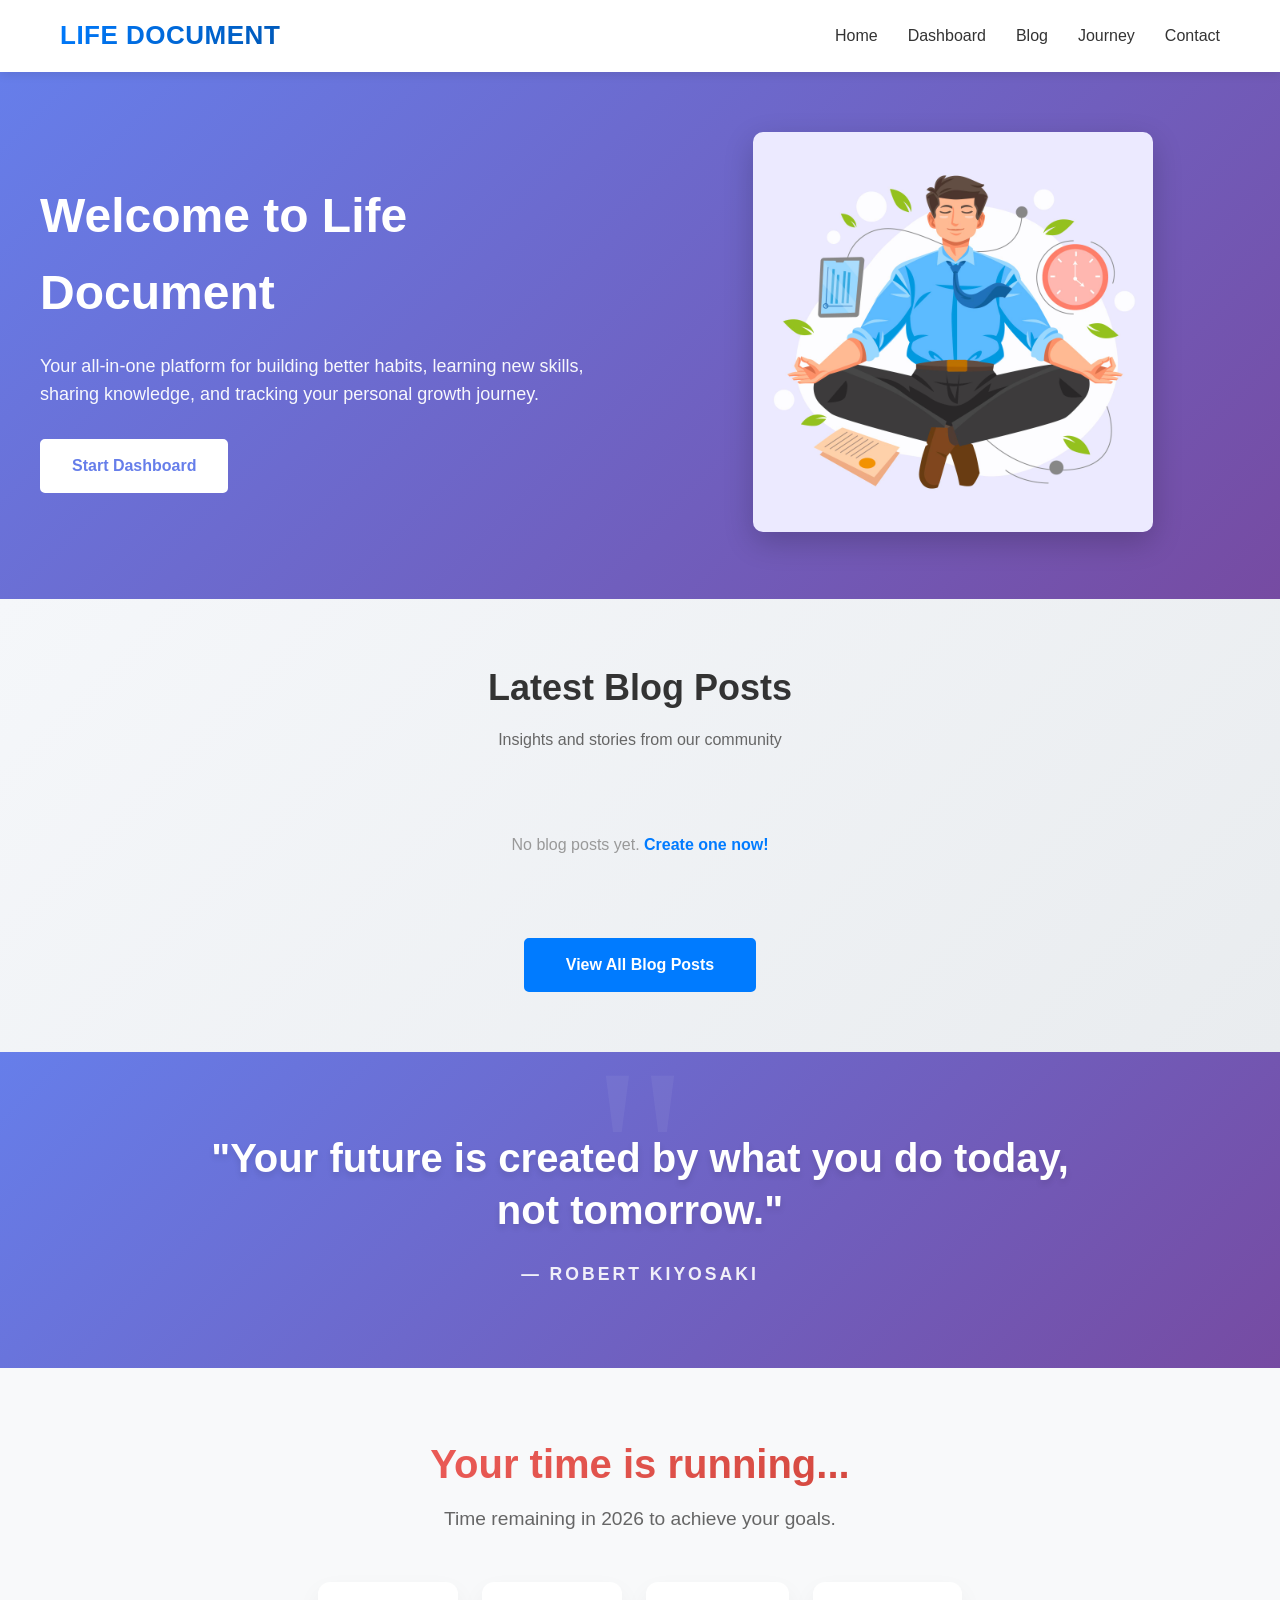
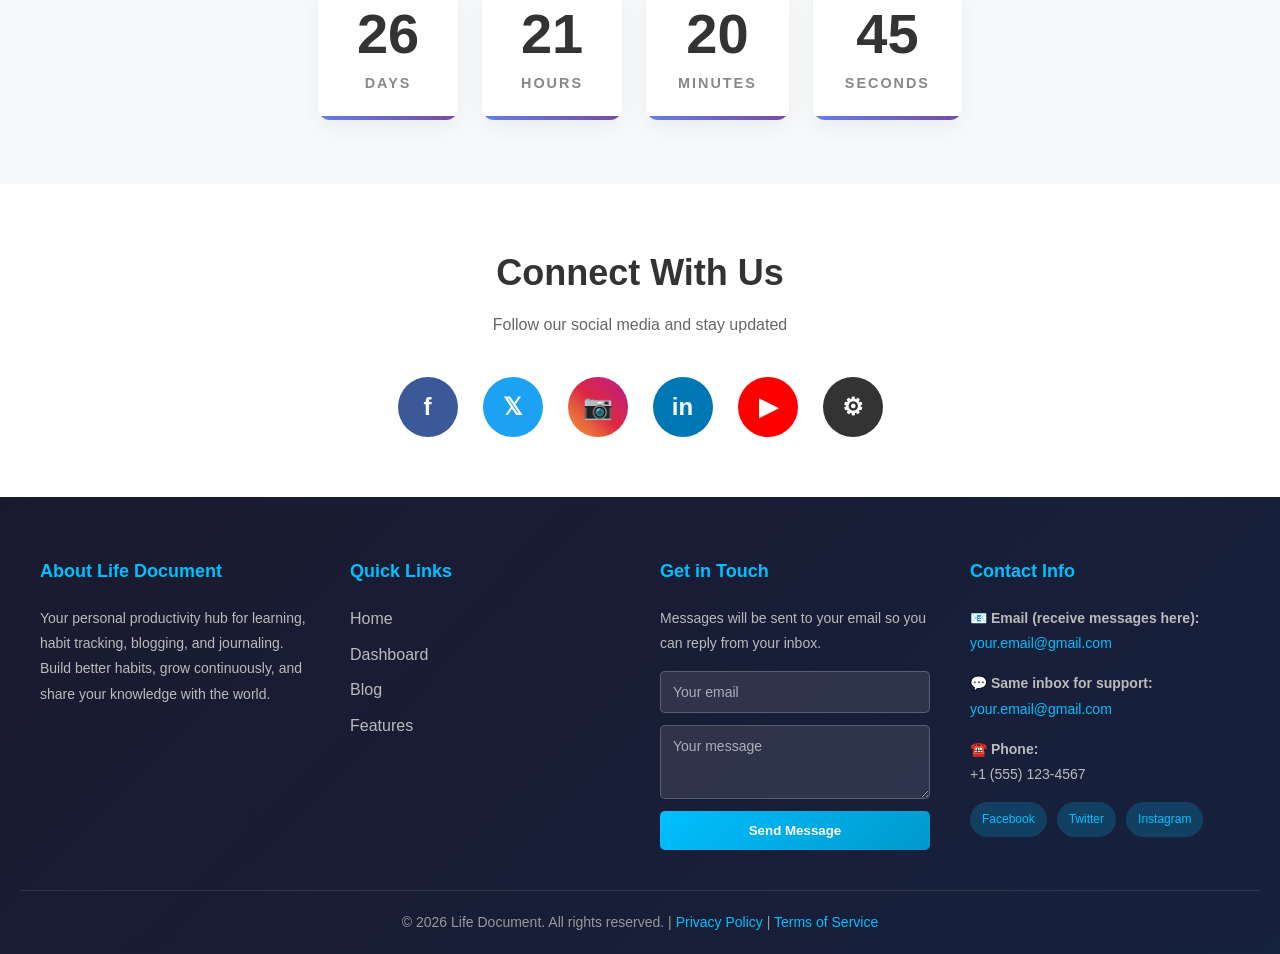
<file: index.html>
<!DOCTYPE html>
<html lang="en">

<head>
    <meta charset="UTF-8">
    <meta name="viewport" content="width=device-width, initial-scale=1.0">
    <meta http-equiv="X-UA-Compatible" content="IE=edge">
    <title>Life Document - Your Productivity Hub</title>
    <meta name="author" content="Life Document">
    <meta name="keyword" content="Productivity, Habit Tracking, Blogging, Journaling, Learning">
    <meta name="theme-color" content="#667eea">
    <meta name="apple-mobile-web-app-capable" content="yes">
    <meta name="apple-mobile-web-app-status-bar-style" content="black-translucent">
    <link rel="icon" href="favicon.ico" type="image/x-icon">
    <link rel="stylesheet" href="style.css">
    <style>
        /* Global Responsive Fixes */
        img {
            max-width: 100%;
            height: auto;
        }
        /* Amazing Quote Section */
        .quote-section {
            background: linear-gradient(135deg, #667eea 0%, #764ba2 100%);
            padding: 5rem 1.5rem;
            text-align: center;
            color: #fff;
            position: relative;
            overflow: hidden;
        }
        .quote-wrapper {
            max-width: 900px;
            margin: 0 auto;
            position: relative;
            z-index: 1;
        }
        .quote-text {
            font-size: 2.5rem;
            font-weight: 700;
            line-height: 1.3;
            margin-bottom: 1.5rem;
            text-shadow: 0 4px 6px rgba(0,0,0,0.1);
        }
        .quote-author {
            font-size: 1.1rem;
            text-transform: uppercase;
            letter-spacing: 3px;
            opacity: 0.9;
            font-weight: 600;
        }
        .quote-section::before {
            content: '"';
            position: absolute;
            top: -20px;
            left: 50%;
            transform: translateX(-50%);
            font-size: 15rem;
            opacity: 0.05;
            font-family: serif;
            line-height: 1;
        }
        /* Timer Section */
        .timer-section {
            background: #f8f9fa;
            padding: 4rem 1.5rem;
            text-align: center;
        }
        .timer-headline {
            font-size: 2.5rem;
            font-weight: 800;
            color: #333;
            margin-bottom: 0.5rem;
            background: linear-gradient(135deg, #ff6b6b 0%, #c0392b 100%);
            -webkit-background-clip: text;
            -webkit-text-fill-color: transparent;
        }
        .timer-sub {
            font-size: 1.2rem;
            color: #666;
            margin-bottom: 3rem;
        }
        .countdown-wrapper {
            display: flex;
            justify-content: center;
            gap: 1.5rem;
            flex-wrap: wrap;
        }
        .time-unit {
            background: white;
            padding: 1.5rem 2rem;
            border-radius: 12px;
            box-shadow: 0 10px 25px rgba(0,0,0,0.05);
            min-width: 140px;
            position: relative;
            overflow: hidden;
            transition: transform 0.3s ease;
        }
        .time-unit:hover {
            transform: translateY(-5px);
        }
        .time-unit::after {
            content: '';
            position: absolute;
            bottom: 0;
            left: 0;
            width: 100%;
            height: 4px;
            background: linear-gradient(90deg, #667eea, #764ba2);
        }
        .time-value {
            display: block;
            font-size: 3.5rem;
            font-weight: 700;
            color: #333;
            line-height: 1;
            margin-bottom: 0.5rem;
            font-variant-numeric: tabular-nums;
        }
        .time-label {
            font-size: 0.9rem;
            color: #888;
            text-transform: uppercase;
            letter-spacing: 2px;
            font-weight: 600;
        }
        @media (max-width: 768px) {
            .time-unit {
                min-width: 100px;
                padding: 1rem;
            }
            .time-value {
                font-size: 2.5rem;
            }
        }
        @media (max-width: 480px) {
            .quote-text {
                font-size: 1.5rem;
            }
            .quote-section::before {
                font-size: 8rem;
            }
            .time-unit {
                min-width: 70px;
                padding: 0.5rem;
                flex: 1 1 40%;
            }
            .time-value {
                font-size: 1.8rem;
            }
            .time-label {
                font-size: 0.7rem;
            }
        }
    </style>
</head>

<body>
    <header>
        <div class="header-container">
            <div class="logo">
                <span class="logo-text">Life Document</span>
            </div>
            <nav>
                <ul>
                    <li><a href="index.html">Home</a></li>
                    <li><a href="main.html">Dashboard</a></li>
                    <li><a href="blog.html">Blog</a></li>
                    <li><a href="journey.html">Journey</a></li>
                    <li><a href="#contact">Contact</a></li>
                </ul>
            </nav>
        </div>
    </header>

    <main>
        <!-- Hero Section -->
        <section class="hero">
            <div class="hero-content">
                <div class="hero-text">
                    <h1>Welcome to Life Document</h1>
                    <p>Your all-in-one platform for building better habits, learning new skills, sharing knowledge, and tracking your personal growth journey.</p>
                    <a href="main.html" class="btn">Start Dashboard</a>
                </div>
                <div class="hero-image">
                    <img src="men.jpg" alt="Hero Image">
                </div>
            </div>
        </section>

        <!-- Blog Posts Section -->
        <section class="blog-section">
            <div class="blog-container">
                <h2>Latest Blog Posts</h2>
                <p class="section-subtitle">Insights and stories from our community</p>
                <div class="blog-grid" id="blogGrid">
                    <!-- Blog posts will be dynamically loaded here -->
                    <div class="no-posts">
                        <p>No blog posts yet. <a href="blog.html">Create one now!</a></p>
                    </div>
                </div>
                <div class="view-all-blog">
                    <a href="blog.html" class="btn-secondary">View All Blog Posts</a>
                </div>
            </div>
        </section>

        <!-- Inspirational Quote Section -->
        <section class="quote-section">
            <div class="quote-wrapper">
                <p class="quote-text">"Your future is created by what you do today, not tomorrow."</p>
                <p class="quote-author">— Robert Kiyosaki</p>
            </div>
        </section>

        <!-- Timer Section -->
        <section class="timer-section">
            <h2 class="timer-headline">Your time is running...</h2>
            <p class="timer-sub">Time remaining in <span id="currentYearSpan">2026</span> to achieve your goals.</p>
            <div class="countdown-wrapper">
                <div class="time-unit">
                    <span class="time-value" id="t-days">00</span>
                    <span class="time-label">Days</span>
                </div>
                <div class="time-unit">
                    <span class="time-value" id="t-hours">00</span>
                    <span class="time-label">Hours</span>
                </div>
                <div class="time-unit">
                    <span class="time-value" id="t-minutes">00</span>
                    <span class="time-label">Minutes</span>
                </div>
                <div class="time-unit">
                    <span class="time-value" id="t-seconds">00</span>
                    <span class="time-label">Seconds</span>
                </div>
            </div>
        </section>

        <!-- Social & Contact Section -->
        <section class="social-section">
            <div class="social-container">
                <h2>Connect With Us</h2>
                <p class="section-subtitle">Follow our social media and stay updated</p>
                <div class="social-links">
                    <a href="https://facebook.com/codenibbler" class="social-link facebook" title="Facebook">
                        <span class="social-icon">f</span>
                    </a>
                    <a href="https://twitter.com/codenibbler" class="social-link twitter" title="Twitter">
                        <span class="social-icon">𝕏</span>
                    </a>
                    <a href="https://instagram.com/codenibbler" class="social-link instagram" title="Instagram">
                        <span class="social-icon">📷</span>
                    </a>
                    <a href="https://linkedin.com/company/codenibbler" class="social-link linkedin" title="LinkedIn">
                        <span class="social-icon">in</span>
                    </a>
                    <a href="https://youtube.com/codenibbler" class="social-link youtube" title="YouTube">
                        <span class="social-icon">▶</span>
                    </a>
                    <a href="https://github.com/codenibbler" class="social-link github" title="GitHub">
                        <span class="social-icon">⚙</span>
                    </a>
                </div>
            </div>
        </section>
    </main>

    <!-- Footer -->
    <footer id="contact">
        <div class="footer-content">
            <div class="footer-section">
                <h3>About Life Document</h3>
                <p>Your personal productivity hub for learning, habit tracking, blogging, and journaling. Build better habits, grow continuously, and share your knowledge with the world.</p>
            </div>

            <div class="footer-section">
                <h3>Quick Links</h3>
                <ul>
                    <li><a href="index.html">Home</a></li>
                    <li><a href="main.html">Dashboard</a></li>
                    <li><a href="blog.html">Blog</a></li>
                    <li><a href="#features">Features</a></li>
                </ul>
            </div>

            <div class="footer-section">
                <h3>Get in Touch</h3>
                <p class="footer-hint">Messages will be sent to your email so you can reply from your inbox.</p>
                <!-- Replace your.email@gmail.com with your real Gmail in data-contact-email and in Contact Info links below -->
                <form class="contact-form" id="contactForm" data-contact-email="itsurendram98@gmail.com">
                    <input type="email" name="sender" placeholder="Your email" required>
                    <textarea name="message" placeholder="Your message" rows="3" required></textarea>
                    <button type="submit" class="btn-submit">Send Message</button>
                </form>
            </div>

            <div class="footer-section">
                <h3>Contact Info</h3>
                <p><strong>📧 Email (receive messages here):</strong><br><a href="mailto:your.email@gmail.com" id="footerEmail">your.email@gmail.com</a></p>
                <p><strong>💬 Same inbox for support:</strong><br><a href="mailto:your.email@gmail.com">your.email@gmail.com</a></p>
                <p><strong>☎️ Phone:</strong><br>+1 (555) 123-4567</p>
                <div class="social-footer">
                    <a href="https://facebook.com/codenibbler" class="social-badge">Facebook</a>
                    <a href="https://twitter.com/codenibbler" class="social-badge">Twitter</a>
                    <a href="https://instagram.com/codenibbler" class="social-badge">Instagram</a>
                </div>
            </div>
        </div>

        <div class="footer-bottom">
            <p>&copy; 2026 Life Document. All rights reserved. | <a href="#">Privacy Policy</a> | <a href="#">Terms of Service</a></p>
        </div>
    </footer>

    <script src="landing-script.js"></script>
    <script>
        // Script to load Latest Blog Posts from LocalStorage
        document.addEventListener('DOMContentLoaded', () => {
            const grid = document.getElementById('blogGrid');
            const blogData = JSON.parse(localStorage.getItem('codenibbler-blog') || '{}');
            const posts = blogData.posts || [];
            const publishedPosts = posts.filter(p => p.status === 'published');

            if (publishedPosts.length > 0) {
                grid.innerHTML = publishedPosts.slice(0, 3).map(post => {
                    // Create a snippet from HTML content
                    const tempDiv = document.createElement('div');
                    tempDiv.innerHTML = post.content;
                    const textSnippet = tempDiv.textContent || tempDiv.innerText || '';
                    
                    return `
                    <div class="blog-card" style="background: #fff; border-radius: 8px; overflow: hidden; box-shadow: 0 4px 6px rgba(0,0,0,0.1); display: flex; flex-direction: column;">
                        ${post.image ? `<div style="height: 200px; overflow: hidden;"><img src="${post.image}" alt="${post.title}" style="width: 100%; height: 100%; object-fit: cover;"></div>` : ''}
                        <div style="padding: 1.5rem; flex: 1; display: flex; flex-direction: column;">
                            <span style="color: #007bff; font-size: 0.85rem; font-weight: 600; text-transform: uppercase; margin-bottom: 0.5rem;">${post.category || 'Blog'}</span>
                            <h3 style="margin: 0 0 1rem 0; font-size: 1.25rem; color: #333;">${post.title}</h3>
                            <p style="color: #666; font-size: 0.95rem; line-height: 1.5; margin-bottom: 1.5rem; flex: 1;">${textSnippet.substring(0, 100)}...</p>
                            <a href="blog.html?id=${post.id}" style="color: #007bff; text-decoration: none; font-weight: 600;">Read Article &rarr;</a>
                        </div>
                    </div>
                    `;
                }).join('');
                
                // Add grid styling if not present
                grid.style.display = 'grid';
                grid.style.gridTemplateColumns = 'repeat(auto-fit, minmax(300px, 1fr))';
                grid.style.gap = '2rem';
            }
        });

        // Timer Logic
        function startYearTimer() {
            const daysEl = document.getElementById('t-days');
            const hoursEl = document.getElementById('t-hours');
            const minutesEl = document.getElementById('t-minutes');
            const secondsEl = document.getElementById('t-seconds');
            const yearSpan = document.getElementById('currentYearSpan');

            function update() {
                const now = new Date();
                const currentYear = now.getFullYear();
                const nextYear = currentYear + 1;
                const target = new Date(`January 1, ${nextYear} 00:00:00`);
                const diff = target - now;

                if (yearSpan) yearSpan.textContent = currentYear;

                if (diff > 0) {
                    const d = Math.floor(diff / (1000 * 60 * 60 * 24));
                    const h = Math.floor((diff % (1000 * 60 * 60 * 24)) / (1000 * 60 * 60));
                    const m = Math.floor((diff % (1000 * 60 * 60)) / (1000 * 60));
                    const s = Math.floor((diff % (1000 * 60)) / 1000);

                    if(daysEl) daysEl.textContent = d < 10 ? '0' + d : d;
                    if(hoursEl) hoursEl.textContent = h < 10 ? '0' + h : h;
                    if(minutesEl) minutesEl.textContent = m < 10 ? '0' + m : m;
                    if(secondsEl) secondsEl.textContent = s < 10 ? '0' + s : s;
                }
            }
            
            update();
            setInterval(update, 1000);
        }
        startYearTimer();
    </script>

</body>

</html>
</file>
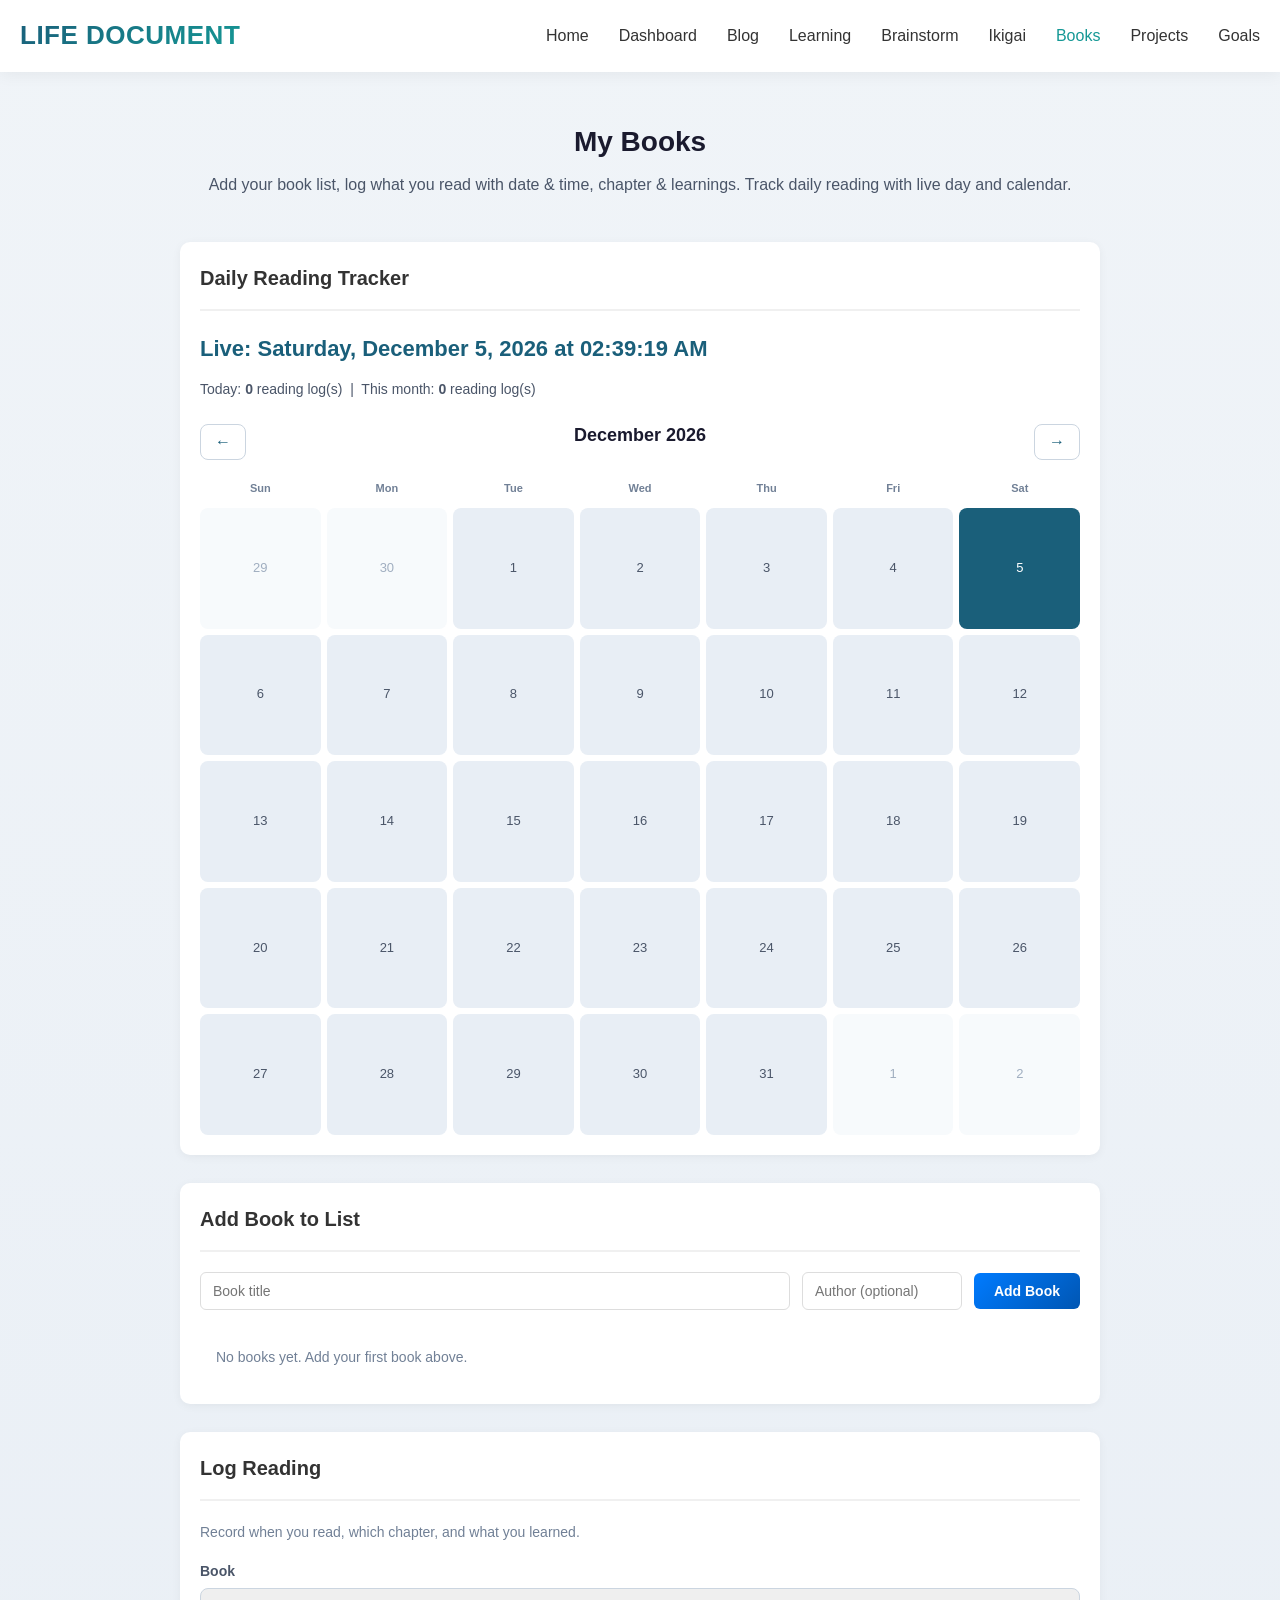
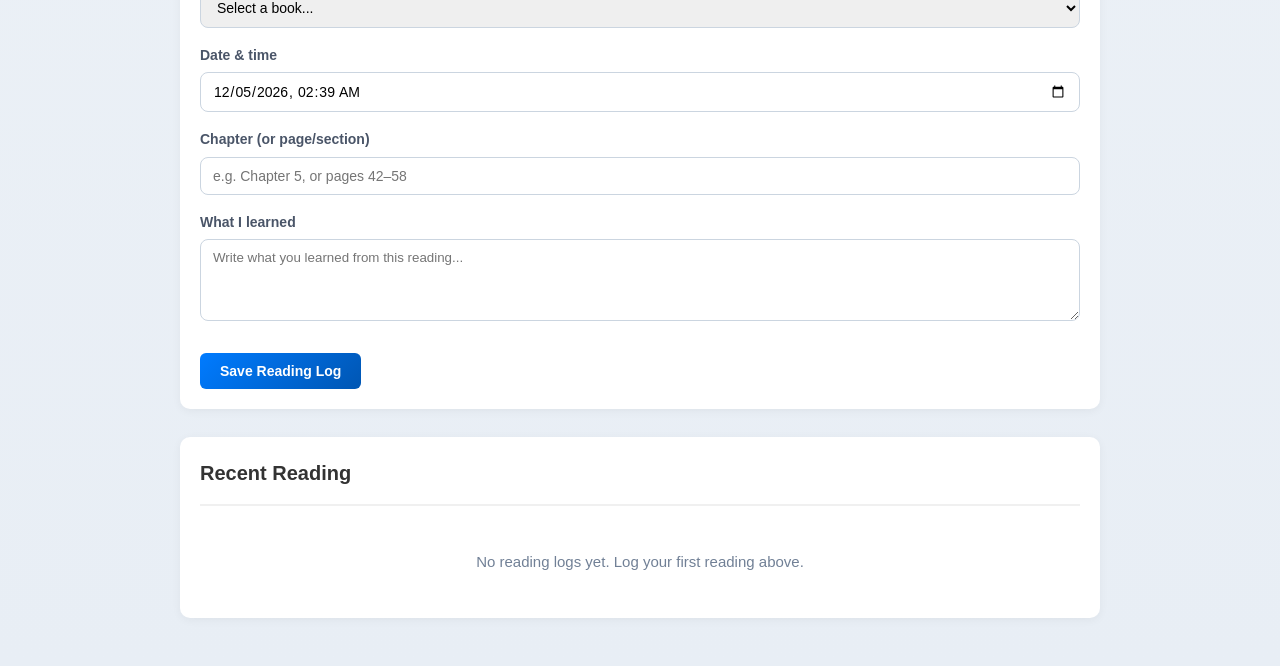
<file: books.html>
<!DOCTYPE html>
<html lang="en">

<head>
    <meta charset="UTF-8">
    <meta name="viewport" content="width=device-width, initial-scale=1.0">
    <meta http-equiv="X-UA-Compatible" content="IE=edge">
    <title>Books – My Reading List & Tracker | Life Document</title>
    <meta name="author" content="Life Document">
    <meta name="theme-color" content="#667eea">
    <meta name="apple-mobile-web-app-capable" content="yes">
    <meta name="apple-mobile-web-app-status-bar-style" content="black-translucent">
    <link rel="icon" href="favicon.ico" type="image/x-icon">
    <link rel="stylesheet" href="main.css">
    <link rel="stylesheet" href="books.css">
    <style>
        img {
            max-width: 100%;
            height: auto;
        }
    </style>
</head>

<body class="books-theme">
    <header class="books-header">
        <div class="header-container">
            <div class="logo">
                <span class="logo-text">Life Document</span>
            </div>
            <nav>
                <ul>
                    <li><a href="index.html">Home</a></li>
                    <li><a href="main.html">Dashboard</a></li>
                    <li><a href="blog.html">Blog</a></li>
                    <li><a href="learning.html">Learning</a></li>
                    <li><a href="brainstorm.html">Brainstorm</a></li>
                    <li><a href="ikigai.html">Ikigai</a></li>
                    <li><a href="books.html" class="active">Books</a></li>
                    <li><a href="">Projects</a></li>
                    <li><a href="">Goals</a></li>
                </ul>
            </nav>
        </div>
    </header>

    <main class="books-page">
        <section class="books-hero">
            <h1>My Books</h1>
            <p>Add your book list, log what you read with date & time, chapter & learnings. Track daily reading with live day and calendar.</p>
        </section>

        <!-- Live day + calendar -->
        <section class="books-tracker card">
            <h2>Daily Reading Tracker</h2>
            <div class="live-day" id="liveDay"></div>
            <div class="reading-stats" id="readingStats"></div>
            <div class="books-calendar-wrap">
                <div class="calendar-header">
                    <button type="button" class="btn-cal" id="calPrev">←</button>
                    <h3 id="calMonthYear"></h3>
                    <button type="button" class="btn-cal" id="calNext">→</button>
                </div>
                <div class="books-calendar" id="booksCalendar"></div>
            </div>
        </section>

        <!-- Add book -->
        <section class="card books-add-section">
            <h2>Add Book to List</h2>
            <div class="books-add-form">
                <input type="text" id="bookTitle" placeholder="Book title" class="input-large">
                <input type="text" id="bookAuthor" placeholder="Author (optional)" class="input-small">
                <button type="button" class="btn-primary" id="btnAddBook">Add Book</button>
            </div>
            <div class="books-list" id="booksList"></div>
        </section>

        <!-- Log reading: current book, date/time, chapter, what I learned -->
        <section class="card books-log-section">
            <h2>Log Reading</h2>
            <p class="section-hint">Record when you read, which chapter, and what you learned.</p>
            <div class="books-log-form">
                <div class="form-row">
                    <label>Book</label>
                    <select id="logBook" class="input-large">
                        <option value="">Select a book...</option>
                    </select>
                </div>
                <div class="form-row">
                    <label>Date & time</label>
                    <input type="datetime-local" id="logDateTime" class="input-small">
                </div>
                <div class="form-row">
                    <label>Chapter (or page/section)</label>
                    <input type="text" id="logChapter" placeholder="e.g. Chapter 5, or pages 42–58" class="input-large">
                </div>
                <div class="form-row">
                    <label>What I learned</label>
                    <textarea id="logLearned" placeholder="Write what you learned from this reading..." rows="4" class="input-full"></textarea>
                </div>
                <button type="button" class="btn-primary" id="btnLogReading">Save Reading Log</button>
            </div>
        </section>

        <!-- Recent reading sessions -->
        <section class="card books-sessions-section">
            <h2>Recent Reading</h2>
            <div class="reading-sessions-list" id="readingSessionsList"></div>
        </section>
    </main>

    <script src="books.js"></script>
</body>

</html>
</file>
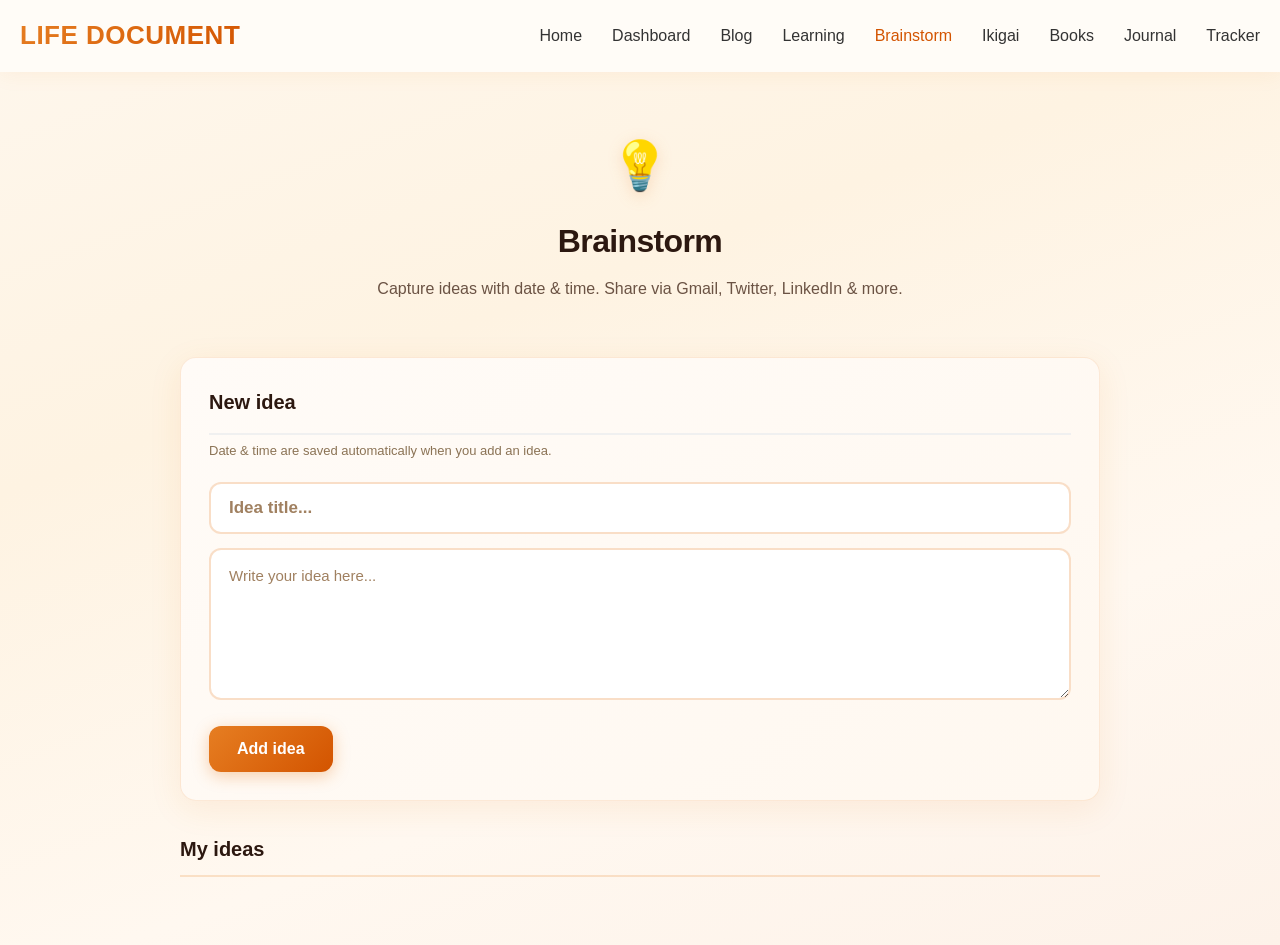
<file: brainstorm.html>
<!DOCTYPE html>
<html lang="en">

<head>
    <meta charset="UTF-8">
    <meta name="viewport" content="width=device-width, initial-scale=1.0">
    <meta http-equiv="X-UA-Compatible" content="IE=edge">
    <title>Brainstorm – Life Document</title>
    <meta name="author" content="Life Document">
    <meta name="theme-color" content="#667eea">
    <meta name="apple-mobile-web-app-capable" content="yes">
    <meta name="apple-mobile-web-app-status-bar-style" content="black-translucent">
    <link rel="icon" href="favicon.ico" type="image/x-icon">
    <link rel="stylesheet" href="main.css">
    <link rel="stylesheet" href="brainstorm.css">
    <style>
        img {
            max-width: 100%;
            height: auto;
        }
    </style>
</head>

<body class="brainstorm-theme">
    <!-- Header -->
    <header class="brainstorm-header">
        <div class="header-container">
            <div class="logo">
                <span class="logo-text">Life Document</span>
            </div>
            <nav>
                <ul>
                    <li><a href="index.html">Home</a></li>
                    <li><a href="main.html">Dashboard</a></li>
                    <li><a href="blog.html">Blog</a></li>
                    <li><a href="learning.html">Learning</a></li>
                    <li><a href="brainstorm.html" class="active">Brainstorm</a></li>
                    <li><a href="ikigai.html">Ikigai</a></li>
                    <li><a href="books.html">Books</a></li>
                    <li><a href="">Journal</a></li>
                    <li><a href="">Tracker</a></li>
                </ul>
            </nav>
        </div>
    </header>

    <main class="brainstorm-page">
        <section class="brainstorm-hero">
            <div class="hero-icon">💡</div>
            <h1>Brainstorm</h1>
            <p>Capture ideas with date & time. Share via Gmail, Twitter, LinkedIn & more.</p>
        </section>

        <!-- New idea form -->
        <div class="card brainstorm-form-card">
            <h2>New idea</h2>
            <p class="form-hint">Date & time are saved automatically when you add an idea.</p>
            <div class="brainstorm-form">
                <input type="text" id="ideaTitle" placeholder="Idea title..." class="input-title" maxlength="120">
                <textarea id="ideaContent" placeholder="Write your idea here..." rows="5" class="input-content"></textarea>
                <button type="button" class="btn-add-idea" onclick="addIdea()">Add idea</button>
            </div>
        </div>

        <!-- Ideas list -->
        <section class="brainstorm-list-section">
            <h2 class="section-title">My ideas</h2>
            <div class="ideas-grid" id="ideasGrid"></div>
        </section>
    </main>

    <!-- Share modal (optional: share text in clipboard or open mail) -->
    <div class="modal brainstorm-modal" id="shareModal">
        <div class="modal-content brainstorm-modal-content">
            <span class="close-btn" onclick="closeShareModal()">&times;</span>
            <h2>Share this idea</h2>
            <div class="share-buttons" id="shareButtons"></div>
            <p class="share-copy-hint">Or copy to clipboard:</p>
            <button type="button" class="btn-copy-full" onclick="copyCurrentShareText()">Copy full text</button>
        </div>
    </div>

    <script src="brainstorm.js"></script>
</body>

</html>
</file>
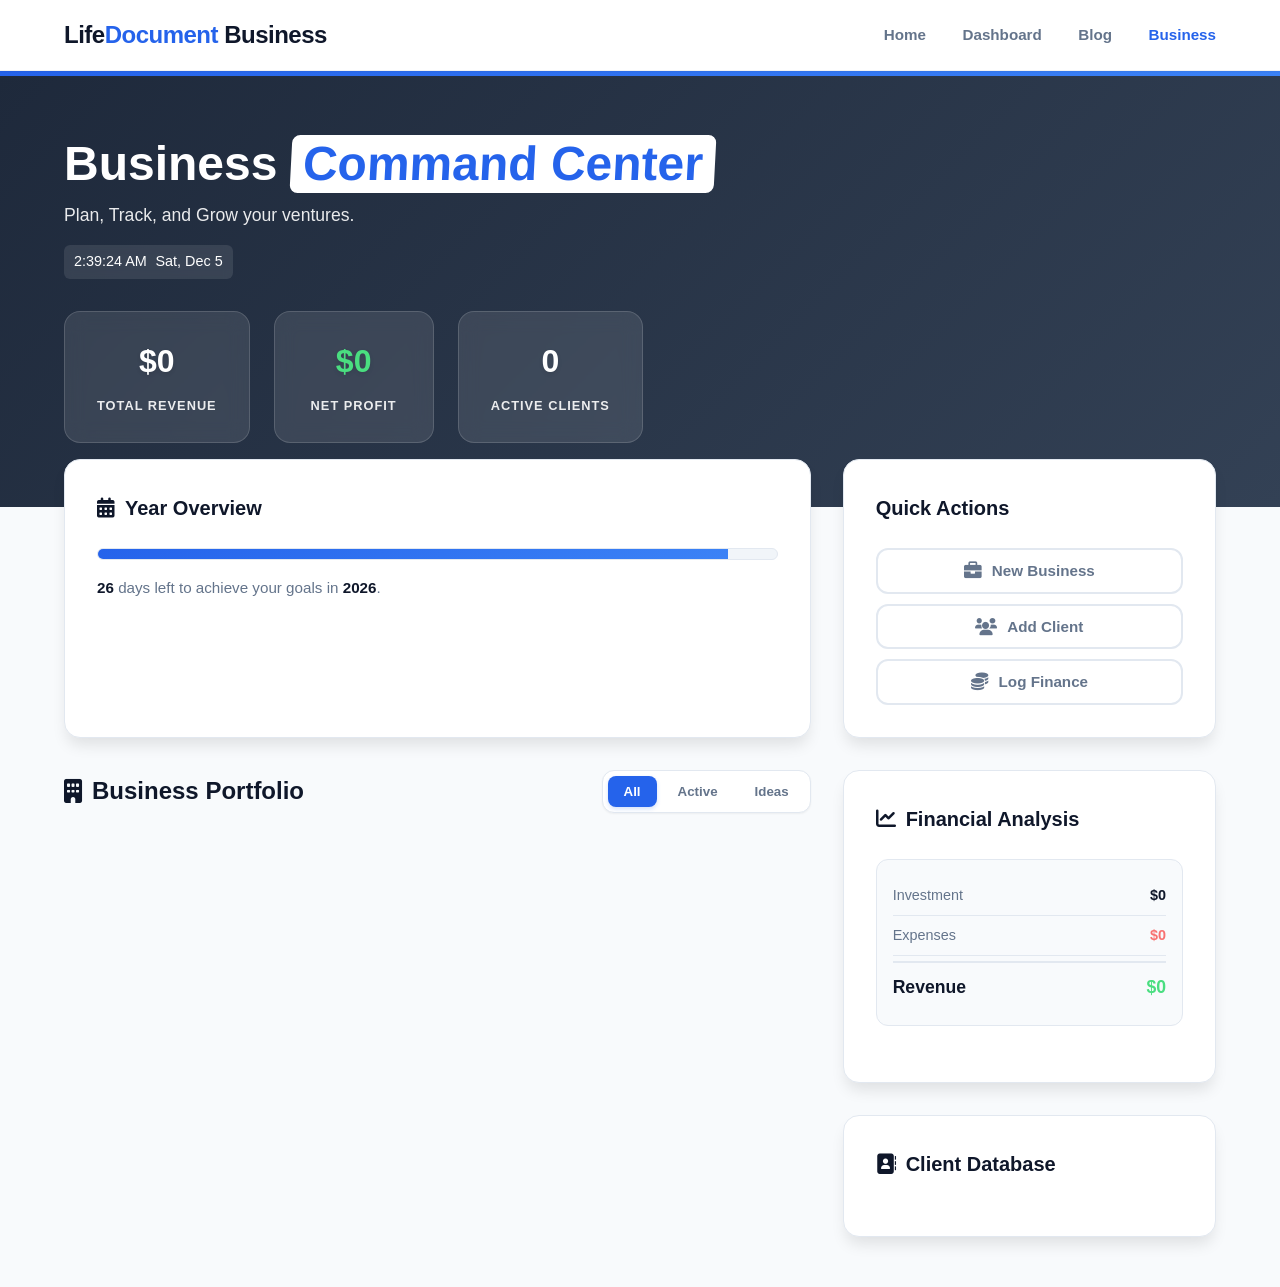
<file: business.html>
<!DOCTYPE html>
<html lang="en">
<head>
    <meta charset="UTF-8">
    <meta name="viewport" content="width=device-width, initial-scale=1.0">
    <meta http-equiv="X-UA-Compatible" content="IE=edge">
    <title>Business Hub - Life Document</title>
    <meta name="theme-color" content="#667eea">
    <meta name="apple-mobile-web-app-capable" content="yes">
    <meta name="apple-mobile-web-app-status-bar-style" content="black-translucent">
    <link rel="stylesheet" href="business.css">
    <link rel="stylesheet" href="https://cdnjs.cloudflare.com/ajax/libs/font-awesome/6.0.0/css/all.min.css">
    <style>
        img {
            max-width: 100%;
            height: auto;
        }
    </style>
</head>
<body>

    <!-- Navigation -->
    <nav class="navbar">
        <div class="logo">Life<span>Document</span> Business</div>
        <div class="nav-links">
            <a href="index.html">Home</a>
            <a href="main.html">Dashboard</a>
            <a href="blog.html">Blog</a>
            <a href="business.html" class="active">Business</a>
        </div>
    </nav>

    <!-- Header Stats -->
    <header class="business-header">
        <div class="header-content">
            <h1>Business <span class="highlight">Command Center</span></h1>
            <p>Plan, Track, and Grow your ventures.</p>
            <div class="live-meta">
                <span id="liveClock">00:00:00</span>
                <span id="liveDate">Loading...</span>
            </div>
        </div>
        <div class="header-stats">
            <div class="stat-box">
                <span id="totalRevenue">$0</span>
                <label>Total Revenue</label>
            </div>
            <div class="stat-box">
                <span id="totalProfit" class="text-success">$0</span>
                <label>Net Profit</label>
            </div>
            <div class="stat-box">
                <span id="totalClients">0</span>
                <label>Active Clients</label>
            </div>
        </div>
    </header>

    <main class="business-container">
        
        <!-- Top Row: Year Overview & Quick Actions -->
        <section class="dashboard-top">
            <div class="card calendar-card">
                <h3><i class="fas fa-calendar-alt"></i> Year Overview</h3>
                <div class="year-progress-bar">
                    <div class="progress-fill" id="yearProgress"></div>
                </div>
                <p class="year-text"><span id="daysLeft">0</span> days left to achieve your goals in <span id="currentYear">2026</span>.</p>
            </div>
            <div class="card actions-card">
                <h3>Quick Actions</h3>
                <div class="action-buttons">
                    <button class="btn-action" onclick="openBusinessModal()"><i class="fas fa-briefcase"></i> New Business</button>
                    <button class="btn-action" onclick="openClientModal()"><i class="fas fa-users"></i> Add Client</button>
                    <button class="btn-action" onclick="openTransactionModal()"><i class="fas fa-coins"></i> Log Finance</button>
                </div>
            </div>
        </section>

        <!-- Main Grid -->
        <div class="main-grid">
            
            <!-- Left Column: Business Portfolio -->
            <section class="portfolio-section">
                <div class="section-header">
                    <h2><i class="fas fa-building"></i> Business Portfolio</h2>
                    <div class="tabs">
                        <button class="tab-btn active" onclick="filterBusinesses('all')">All</button>
                        <button class="tab-btn" onclick="filterBusinesses('active')">Active</button>
                        <button class="tab-btn" onclick="filterBusinesses('idea')">Ideas</button>
                    </div>
                </div>
                <div class="business-list" id="businessList">
                    <!-- Business Cards Injected Here -->
                </div>
            </section>

            <!-- Right Column: Finance & Clients -->
            <aside class="sidebar-section">
                
                <!-- Financial Analysis -->
                <div class="card finance-card">
                    <h2><i class="fas fa-chart-line"></i> Financial Analysis</h2>
                    <div class="finance-summary">
                        <div class="fin-row">
                            <span>Investment</span>
                            <span id="sumInvest">$0</span>
                        </div>
                        <div class="fin-row">
                            <span>Expenses</span>
                            <span id="sumExpense" class="text-danger">$0</span>
                        </div>
                        <div class="fin-row total">
                            <span>Revenue</span>
                            <span id="sumRevenue" class="text-success">$0</span>
                        </div>
                    </div>
                    <div class="transaction-list" id="transactionList">
                        <!-- Recent transactions -->
                    </div>
                </div>

                <!-- Client Database -->
                <div class="card clients-card">
                    <h2><i class="fas fa-address-book"></i> Client Database</h2>
                    <div class="client-list" id="clientList">
                        <!-- Clients injected here -->
                    </div>
                </div>

            </aside>
        </div>

    </main>

    <!-- Modals -->

    <!-- Add/Edit Business Modal -->
    <div class="modal" id="businessModal">
        <div class="modal-content large">
            <div class="modal-header">
                <h2>Manage Business</h2>
                <button class="close-btn" onclick="closeModal('businessModal')">&times;</button>
            </div>
            <form id="businessForm">
                <input type="hidden" id="bId">
                <div class="form-row">
                    <input type="text" id="bName" placeholder="Business Name / Idea Title" required class="input-lg">
                    <select id="bType" required>
                        <option value="Service">Service</option>
                        <option value="Product">Product</option>
                        <option value="SaaS">SaaS</option>
                        <option value="Content">Content</option>
                        <option value="Retail">Retail</option>
                    </select>
                    <select id="bStatus">
                        <option value="Idea">Idea Phase</option>
                        <option value="Planning">Planning</option>
                        <option value="Active">Active</option>
                        <option value="Scaled">Scaled</option>
                    </select>
                </div>
                <div class="form-group">
                    <label>Distribution & Logistics</label>
                    <textarea id="bDist" rows="2" placeholder="How will you reach customers? (e.g., Social Media, SEO, Direct Sales)"></textarea>
                </div>
                <div class="form-group">
                    <label>SWOT Analysis (Strengths, Weaknesses, Opportunities, Threats)</label>
                    <textarea id="bSwot" rows="3" placeholder="Quick analysis of the business potential..."></textarea>
                </div>
                <button type="submit" class="btn-primary full-width">Save Business</button>
            </form>
        </div>
    </div>

    <!-- Add Transaction Modal -->
    <div class="modal" id="transactionModal">
        <div class="modal-content">
            <span class="close-btn" onclick="closeModal('transactionModal')">&times;</span>
            <h2>Log Finance</h2>
            <form id="transactionForm">
                <select id="tBusiness" required><option>Select Business...</option></select>
                <select id="tType" required>
                    <option value="Revenue">Revenue (Income)</option>
                    <option value="Expense">Expense (Cost)</option>
                    <option value="Investment">Investment (Funding)</option>
                </select>
                <input type="number" id="tAmount" placeholder="Amount ($)" required>
                <input type="text" id="tDesc" placeholder="Description (e.g., Hosting, Client Payment)">
                <input type="date" id="tDate" required>
                <button type="submit" class="btn-primary full-width">Add Record</button>
            </form>
        </div>
    </div>

    <!-- Client Modal (Simplified for brevity, logic handled in JS) -->
    <!-- Dynamic creation in JS or similar structure to above -->

    <script src="business.js"></script>
</body>
</html>
</file>
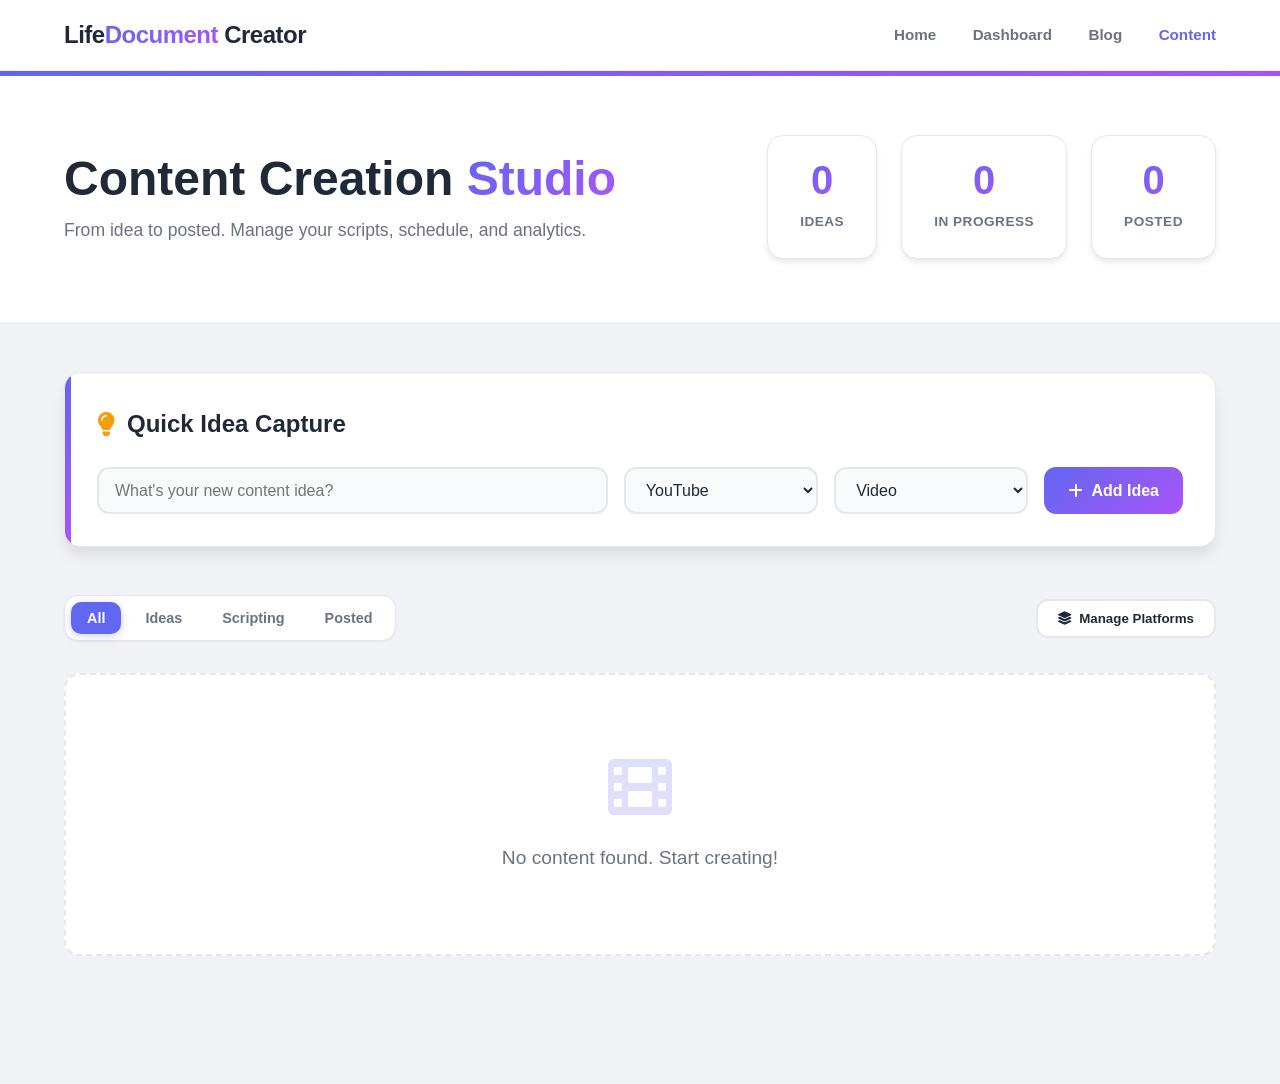
<file: content-creation.html>
<!DOCTYPE html>
<html lang="en">
<head>
    <meta charset="UTF-8">
    <meta name="viewport" content="width=device-width, initial-scale=1.0">
    <meta http-equiv="X-UA-Compatible" content="IE=edge">
    <title>Content Studio - Life Document</title>
    <meta name="theme-color" content="#667eea">
    <meta name="apple-mobile-web-app-capable" content="yes">
    <meta name="apple-mobile-web-app-status-bar-style" content="black-translucent">
    <link rel="stylesheet" href="content-creation.css">
    <link rel="stylesheet" href="https://cdnjs.cloudflare.com/ajax/libs/font-awesome/6.0.0/css/all.min.css">
    <style>
        img {
            max-width: 100%;
            height: auto;
        }
    </style>
</head>
<body>

    <!-- Navigation -->
    <nav class="navbar">
        <div class="logo">Life<span>Document</span> Creator</div>
        <div class="nav-links">
            <a href="index.html">Home</a>
            <a href="main.html">Dashboard</a>
            <a href="blog.html">Blog</a>
            <a href="content-creation.html" class="active">Content</a>
        </div>
    </nav>

    <!-- Header Stats -->
    <header class="content-header">
        <div class="header-content">
            <h1>Content Creation <span class="highlight">Studio</span></h1>
            <p>From idea to posted. Manage your scripts, schedule, and analytics.</p>
        </div>
        <div class="header-stats">
            <div class="stat-box">
                <span id="statIdeas">0</span>
                <label>Ideas</label>
            </div>
            <div class="stat-box">
                <span id="statInProgress">0</span>
                <label>In Progress</label>
            </div>
            <div class="stat-box">
                <span id="statPosted">0</span>
                <label>Posted</label>
            </div>
        </div>
    </header>

    <main class="content-container">
        
        <!-- Quick Capture Section -->
        <section class="capture-section">
            <div class="card capture-card">
                <h2><i class="fas fa-lightbulb"></i> Quick Idea Capture</h2>
                <form id="ideaForm">
                    <div class="form-row">
                        <input type="text" id="ideaTitle" placeholder="What's your new content idea?" required>
                        <select id="ideaPlatform" required>
                            <!-- Platforms injected here -->
                        </select>
                        <select id="ideaType">
                            <option value="Video">Video</option>
                            <option value="Short/Reel">Short/Reel</option>
                            <option value="Post">Post</option>
                            <option value="Article">Article</option>
                            <option value="Thread">Thread</option>
                        </select>
                        <button type="submit" class="btn-primary"><i class="fas fa-plus"></i> Add Idea</button>
                    </div>
                </form>
            </div>
        </section>

        <!-- Content Database -->
        <section class="database-section">
            <div class="controls-bar">
                <div class="filters">
                    <button class="filter-btn active" data-filter="all" onclick="filterContent('all')">All</button>
                    <button class="filter-btn" data-filter="idea" onclick="filterContent('idea')">Ideas</button>
                    <button class="filter-btn" data-filter="scripting" onclick="filterContent('scripting')">Scripting</button>
                    <button class="filter-btn" data-filter="posted" onclick="filterContent('posted')">Posted</button>
                </div>
                <div class="actions">
                    <button class="btn-secondary" onclick="openPlatformModal()"><i class="fas fa-layer-group"></i> Manage Platforms</button>
                </div>
            </div>

            <div class="content-grid" id="contentGrid">
                <!-- Content Cards Injected Here -->
            </div>
            
            <div id="emptyState" class="empty-state hidden">
                <i class="fas fa-film"></i>
                <p>No content found. Start creating!</p>
            </div>
        </section>

    </main>

    <!-- Edit / Script Modal -->
    <div class="modal" id="editorModal">
        <div class="modal-content large">
            <div class="modal-header">
                <h2 id="modalTitle">Edit Content</h2>
                <button class="close-btn" onclick="closeEditorModal()">&times;</button>
            </div>
            <div class="modal-body">
                <input type="hidden" id="editId">
                <div class="form-group">
                    <label>Title</label>
                    <input type="text" id="editTitle" class="full-width">
                </div>
                <div class="form-row-split">
                    <div class="form-group">
                        <label>Platform</label>
                        <select id="editPlatform"></select>
                    </div>
                    <div class="form-group">
                        <label>Status</label>
                        <select id="editStatus">
                            <option value="Idea">Idea</option>
                            <option value="Scripting">Scripting</option>
                            <option value="Filming">Filming</option>
                            <option value="Editing">Editing</option>
                            <option value="Posted">Posted</option>
                        </select>
                    </div>
                </div>
                <div class="form-group">
                    <label>Script / Notes</label>
                    <textarea id="editScript" rows="10" placeholder="Write your script, hashtags, or caption here..."></textarea>
                </div>
                <div class="form-row-split">
                    <div class="form-group">
                        <label>Planned Date</label>
                        <input type="datetime-local" id="editPlannedDate">
                    </div>
                    <div class="form-group">
                        <label>Posted Date (Final)</label>
                        <input type="datetime-local" id="editPostedDate">
                    </div>
                </div>
                <div class="modal-footer">
                    <button class="btn-danger" onclick="deleteContent()">Delete</button>
                    <button class="btn-primary" onclick="saveContent()">Save Changes</button>
                </div>
            </div>
        </div>
    </div>

    <script src="content-creation.js"></script>
</body>
</html>
</file>
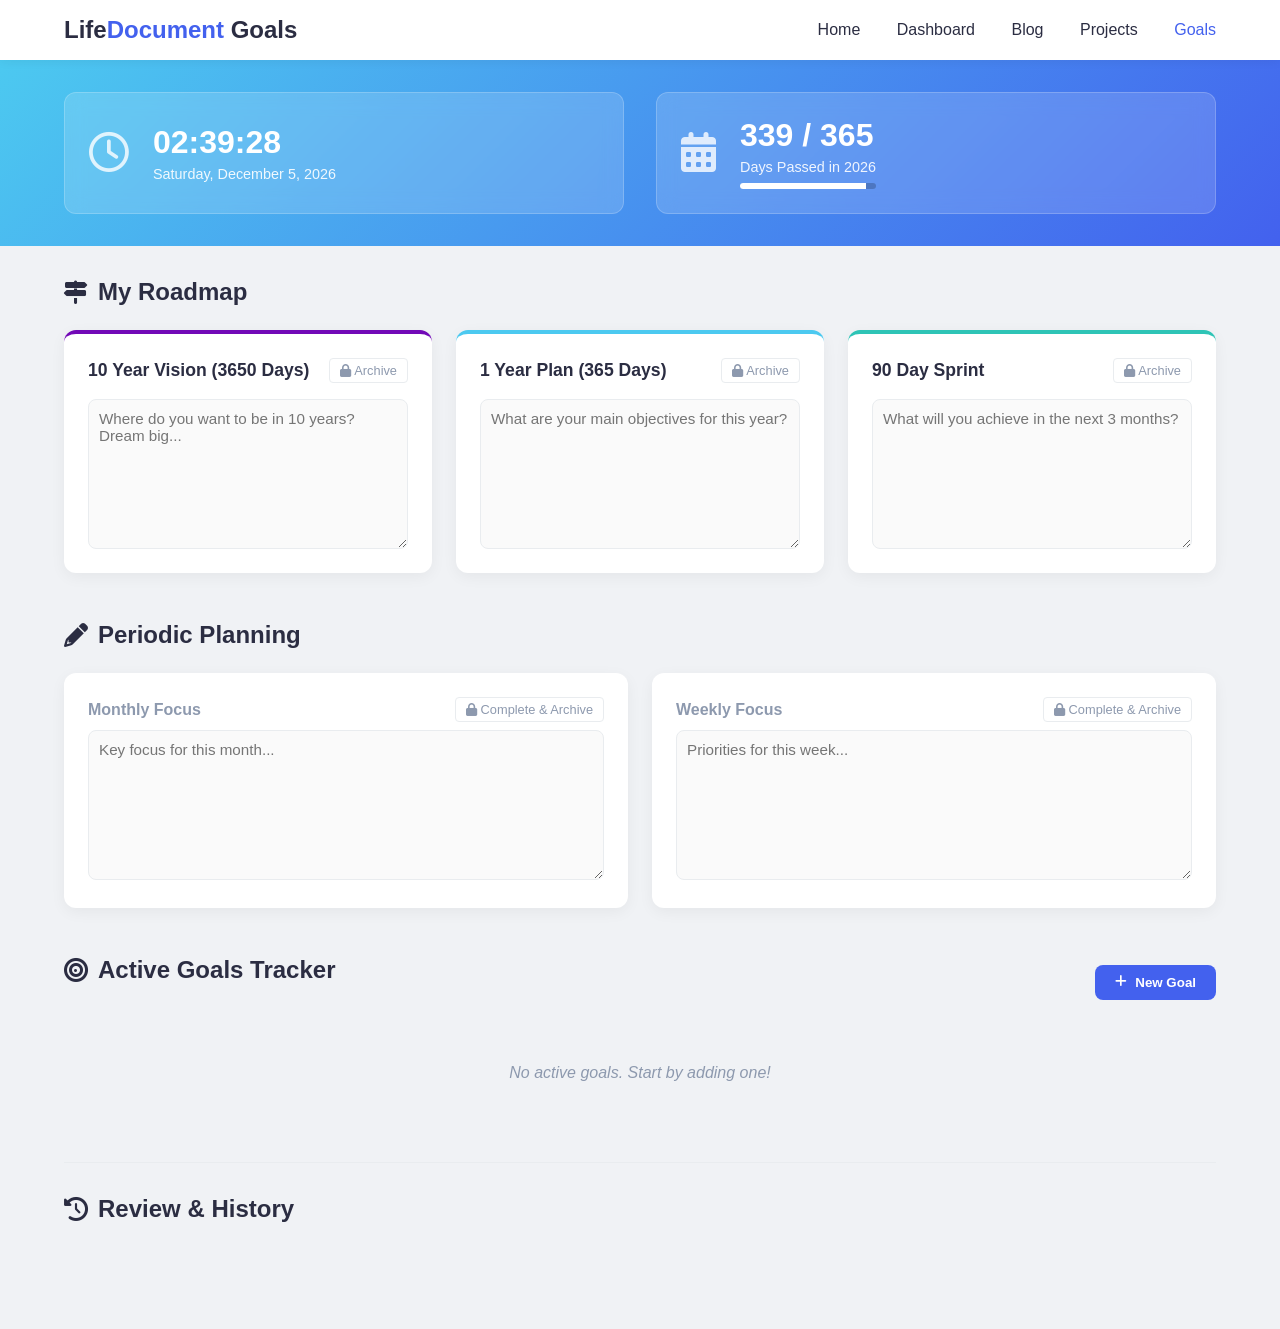
<file: goals.html>
<!DOCTYPE html>
<html lang="en">
<head>
    <meta charset="UTF-8">
    <meta name="viewport" content="width=device-width, initial-scale=1.0">
    <meta http-equiv="X-UA-Compatible" content="IE=edge">
    <title>Goals & Roadmap - Life Document</title>
    <meta name="theme-color" content="#667eea">
    <meta name="apple-mobile-web-app-capable" content="yes">
    <meta name="apple-mobile-web-app-status-bar-style" content="black-translucent">
    <link rel="stylesheet" href="goals.css">
    <link rel="stylesheet" href="https://cdnjs.cloudflare.com/ajax/libs/font-awesome/6.0.0/css/all.min.css">
    <style>
        img {
            max-width: 100%;
            height: auto;
        }
    </style>
</head>
<body>

    <!-- Navigation -->
    <nav class="navbar">
        <div class="logo">Life<span>Document</span> Goals</div>
        <div class="nav-links">
            <a href="index.html">Home</a>
            <a href="main.html">Dashboard</a>
            <a href="blog.html">Blog</a>
            <a href="projects.html">Projects</a>
            <a href="goals.html" class="active">Goals</a>
        </div>
    </nav>

    <!-- Live Time & Stats Header -->
    <header class="goals-header">
        <div class="live-stats-container">
            <div class="stat-card time-card">
                <div class="icon"><i class="far fa-clock"></i></div>
                <div class="stat-info">
                    <h2 id="liveTime">00:00:00</h2>
                    <p id="currentDate">Loading...</p>
                </div>
            </div>
            <div class="stat-card year-card">
                <div class="icon"><i class="fas fa-calendar-alt"></i></div>
                <div class="stat-info">
                    <h2><span id="daysPassed">0</span> / 365</h2>
                    <p>Days Passed in <span id="currentYear">2026</span></p>
                    <div class="progress-bar"><div class="progress-fill" id="yearProgress"></div></div>
                </div>
            </div>
        </div>
    </header>

    <main class="goals-container">
        
        <!-- Roadmap Section (Long Term) -->
        <section class="roadmap-section">
            <h2 class="section-title"><i class="fas fa-map-signs"></i> My Roadmap</h2>
            <div class="roadmap-grid">
                <div class="roadmap-card long-term">
                    <div class="roadmap-header">
                        <h3>10 Year Vision (3650 Days)</h3>
                        <button class="btn-lock" onclick="archivePlan('vision10y')"><i class="fas fa-lock"></i> Archive</button>
                    </div>
                    <textarea id="vision10y" placeholder="Where do you want to be in 10 years? Dream big..."></textarea>
                </div>
                <div class="roadmap-card medium-term">
                    <div class="roadmap-header">
                        <h3>1 Year Plan (365 Days)</h3>
                        <button class="btn-lock" onclick="archivePlan('vision1y')"><i class="fas fa-lock"></i> Archive</button>
                    </div>
                    <textarea id="vision1y" placeholder="What are your main objectives for this year?"></textarea>
                </div>
                <div class="roadmap-card short-term">
                    <div class="roadmap-header">
                        <h3>90 Day Sprint</h3>
                        <button class="btn-lock" onclick="archivePlan('vision90d')"><i class="fas fa-lock"></i> Archive</button>
                    </div>
                    <textarea id="vision90d" placeholder="What will you achieve in the next 3 months?"></textarea>
                </div>
            </div>
        </section>

        <!-- Planning Section (Periodic) -->
        <section class="planning-section">
            <h2 class="section-title"><i class="fas fa-pencil-alt"></i> Periodic Planning</h2>
            <div class="planning-grid">
                <div class="plan-box">
                    <div class="plan-header">
                        <label>Monthly Focus</label>
                        <button class="btn-lock" onclick="archivePlan('monthly')"><i class="fas fa-lock"></i> Complete & Archive</button>
                    </div>
                    <textarea id="planMonthly" placeholder="Key focus for this month..."></textarea>
                </div>
                <div class="plan-box">
                    <div class="plan-header">
                        <label>Weekly Focus</label>
                        <button class="btn-lock" onclick="archivePlan('weekly')"><i class="fas fa-lock"></i> Complete & Archive</button>
                    </div>
                    <textarea id="planWeekly" placeholder="Priorities for this week..."></textarea>
                </div>
            </div>
        </section>

        <!-- Active Goals Tracker -->
        <section class="goals-tracker-section">
            <div class="tracker-header">
                <h2 class="section-title"><i class="fas fa-bullseye"></i> Active Goals Tracker</h2>
                <button class="btn-add" onclick="openGoalModal()"><i class="fas fa-plus"></i> New Goal</button>
            </div>
            
            <div class="goals-list" id="goalsList">
                <!-- Goals injected here via JS -->
            </div>
            
            <div id="emptyGoals" class="empty-state hidden">
                <p>No active goals. Start by adding one!</p>
            </div>
        </section>

        <!-- Review Section -->
        <section class="review-section">
            <h2 class="section-title"><i class="fas fa-history"></i> Review & History</h2>
            <div class="review-grid" id="reviewList"></div>
        </section>

    </main>

    <!-- Add Goal Modal -->
    <div class="modal" id="goalModal">
        <div class="modal-content">
            <div class="modal-header">
                <h2>Create New Goal</h2>
                <button class="close-btn" onclick="closeGoalModal()">&times;</button>
            </div>
            <div class="modal-body">
                <form id="goalForm">
                    <div class="form-group">
                        <label>Goal Title</label>
                        <input type="text" id="gTitle" required placeholder="e.g., Read 20 Pages Daily">
                    </div>
                    <div class="form-group">
                        <label>Start Date</label>
                        <input type="date" id="gStartDate" required>
                    </div>
                    <div class="form-group">
                        <label>Target Date (Optional)</label>
                        <input type="date" id="gDate">
                    </div>
                    <div class="form-group">
                        <label>Description / Motivation</label>
                        <textarea id="gDesc" rows="3" placeholder="Why is this goal important?"></textarea>
                    </div>
                    <div class="form-group">
                        <label>Icon (Emoji)</label>
                        <input type="text" id="gIcon" value="🎯" class="emoji-input">
                    </div>
                    <button type="submit" class="btn-primary full-width">Start Tracking</button>
                </form>
            </div>
        </div>
    </div>

    <script src="goals.js"></script>
</body>
</html>
</file>
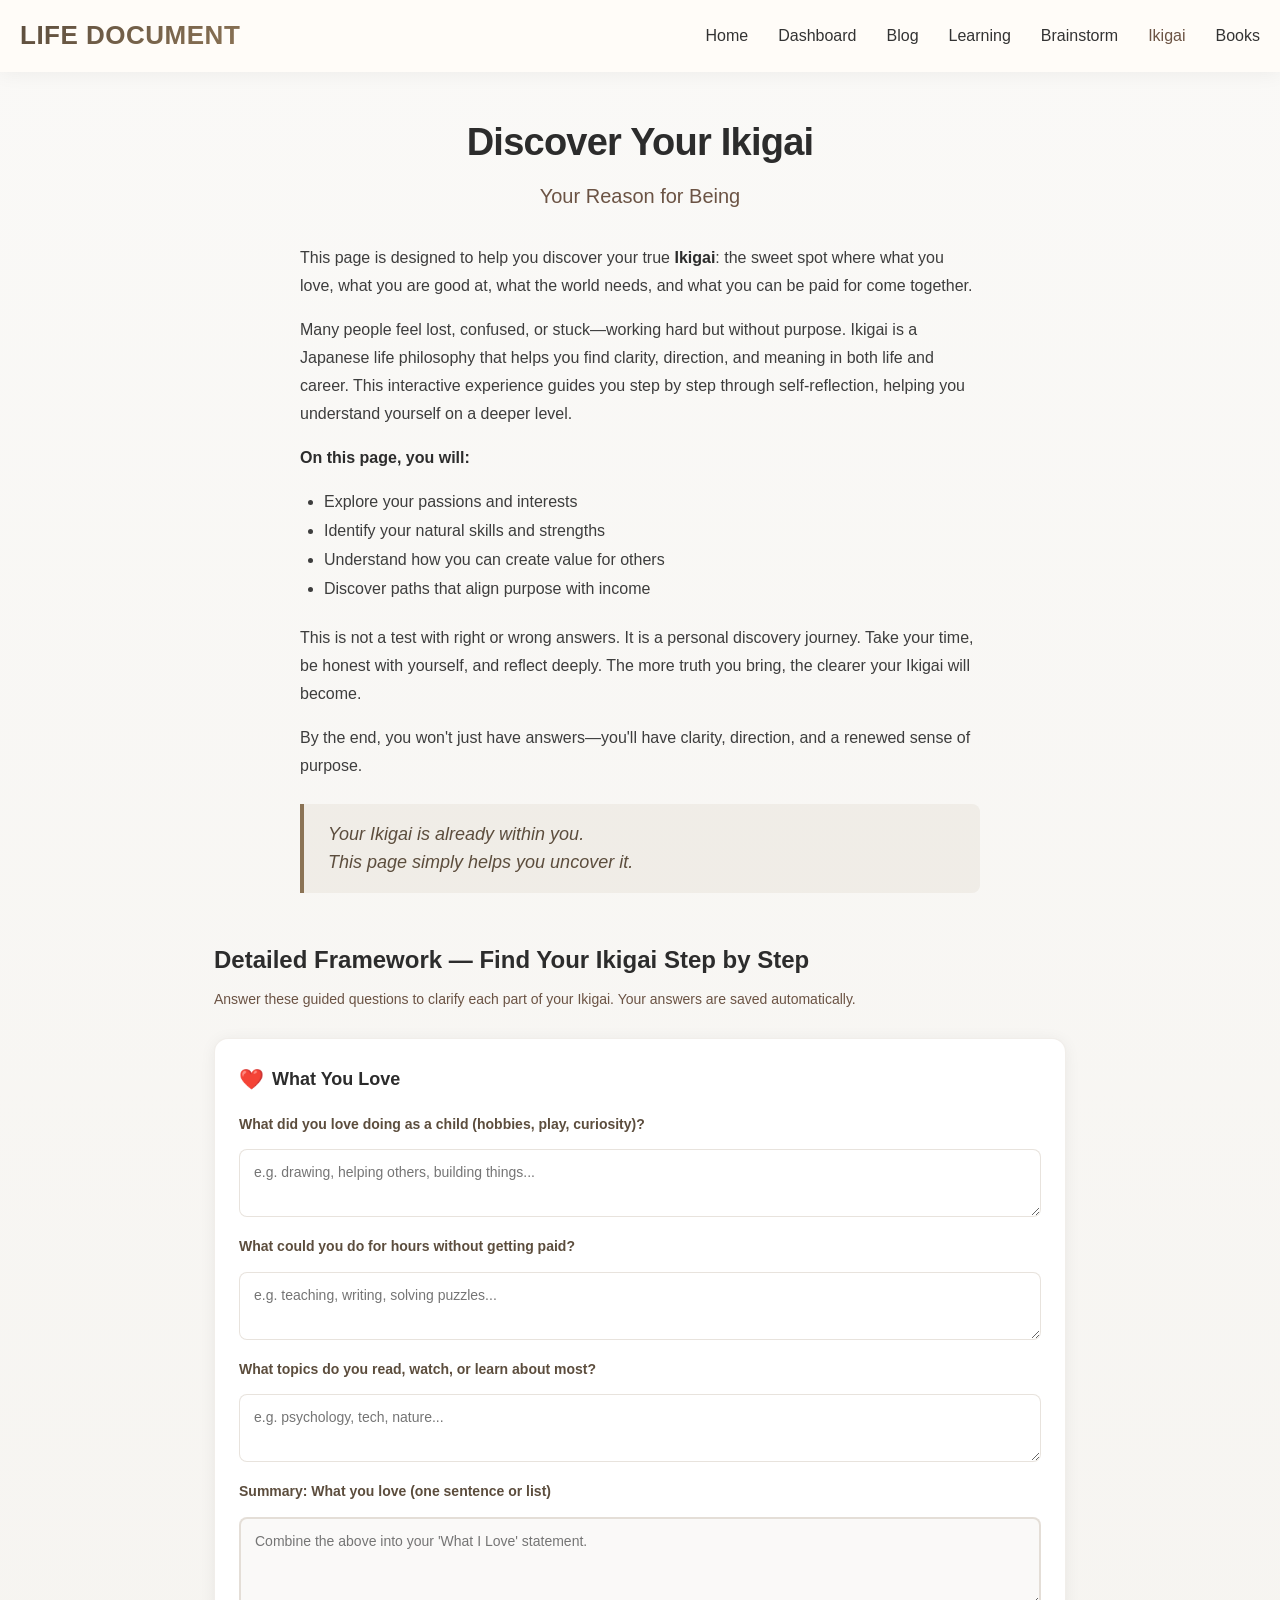
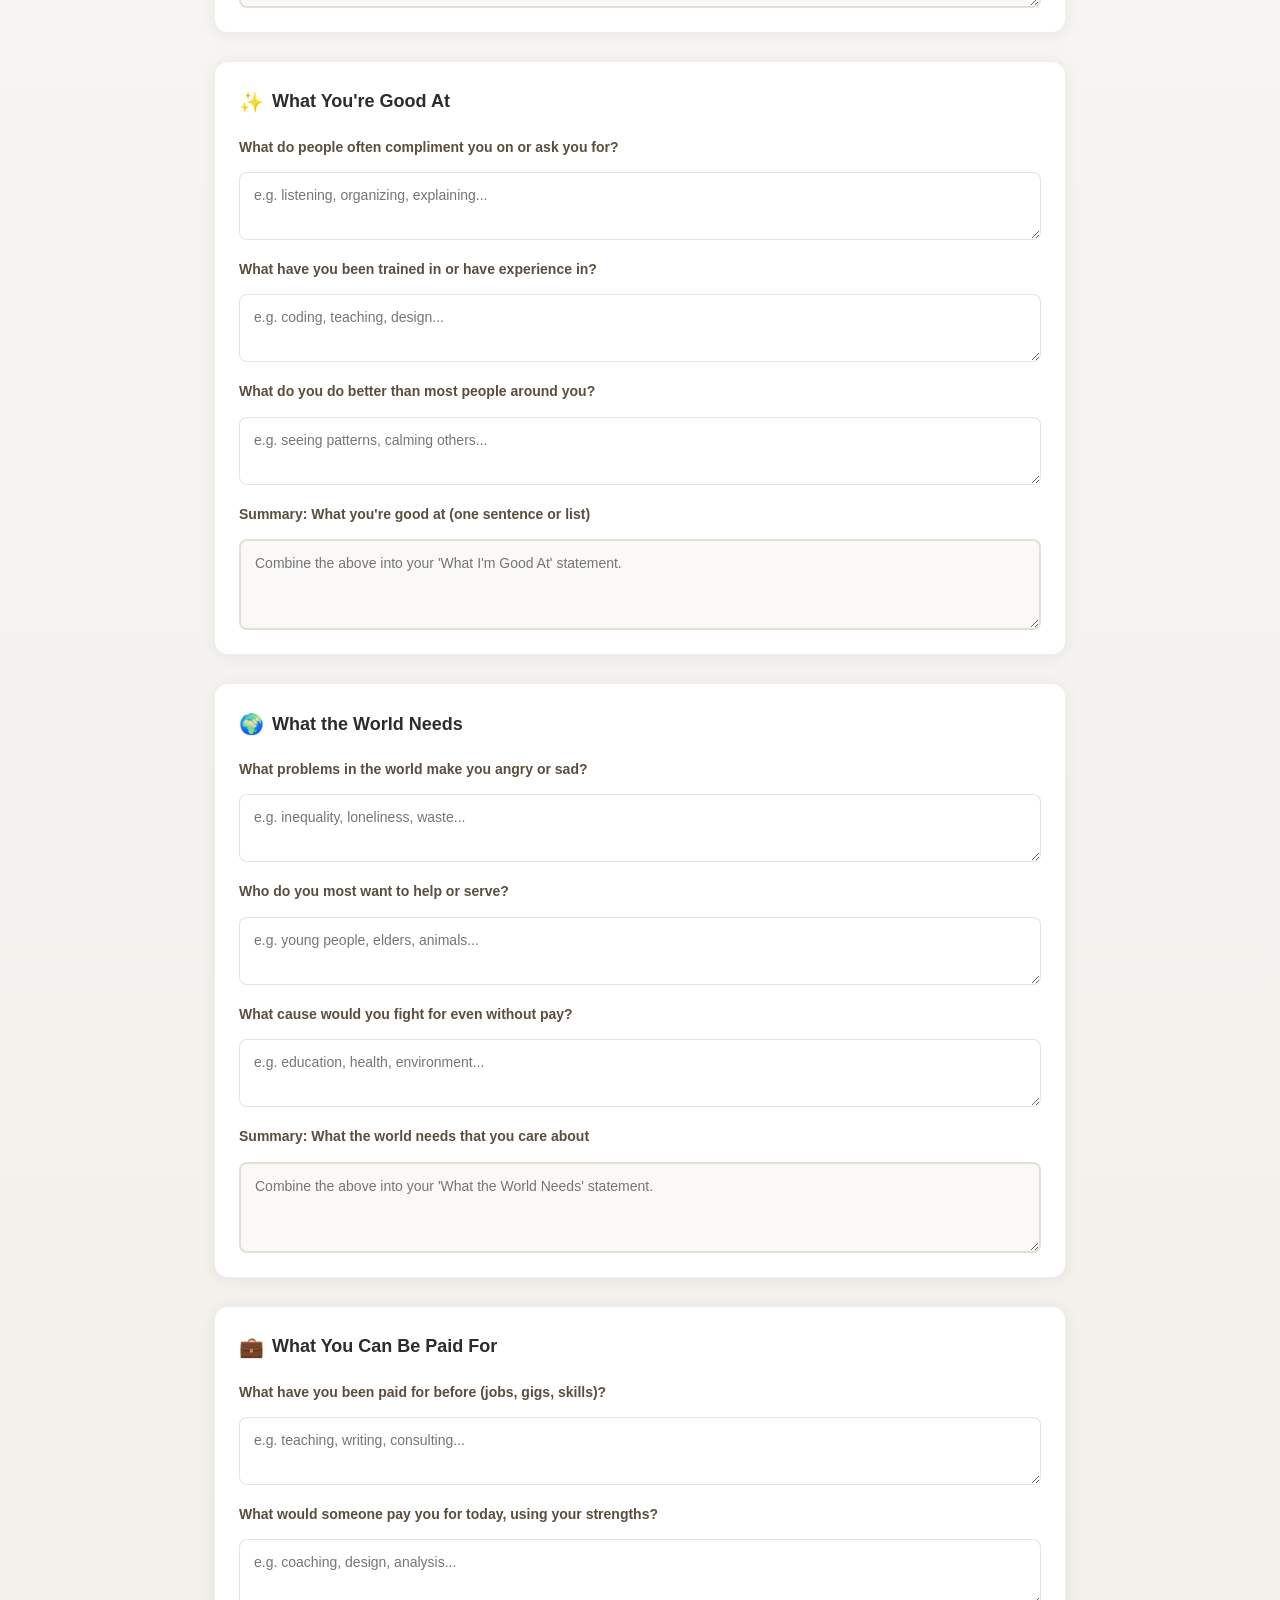
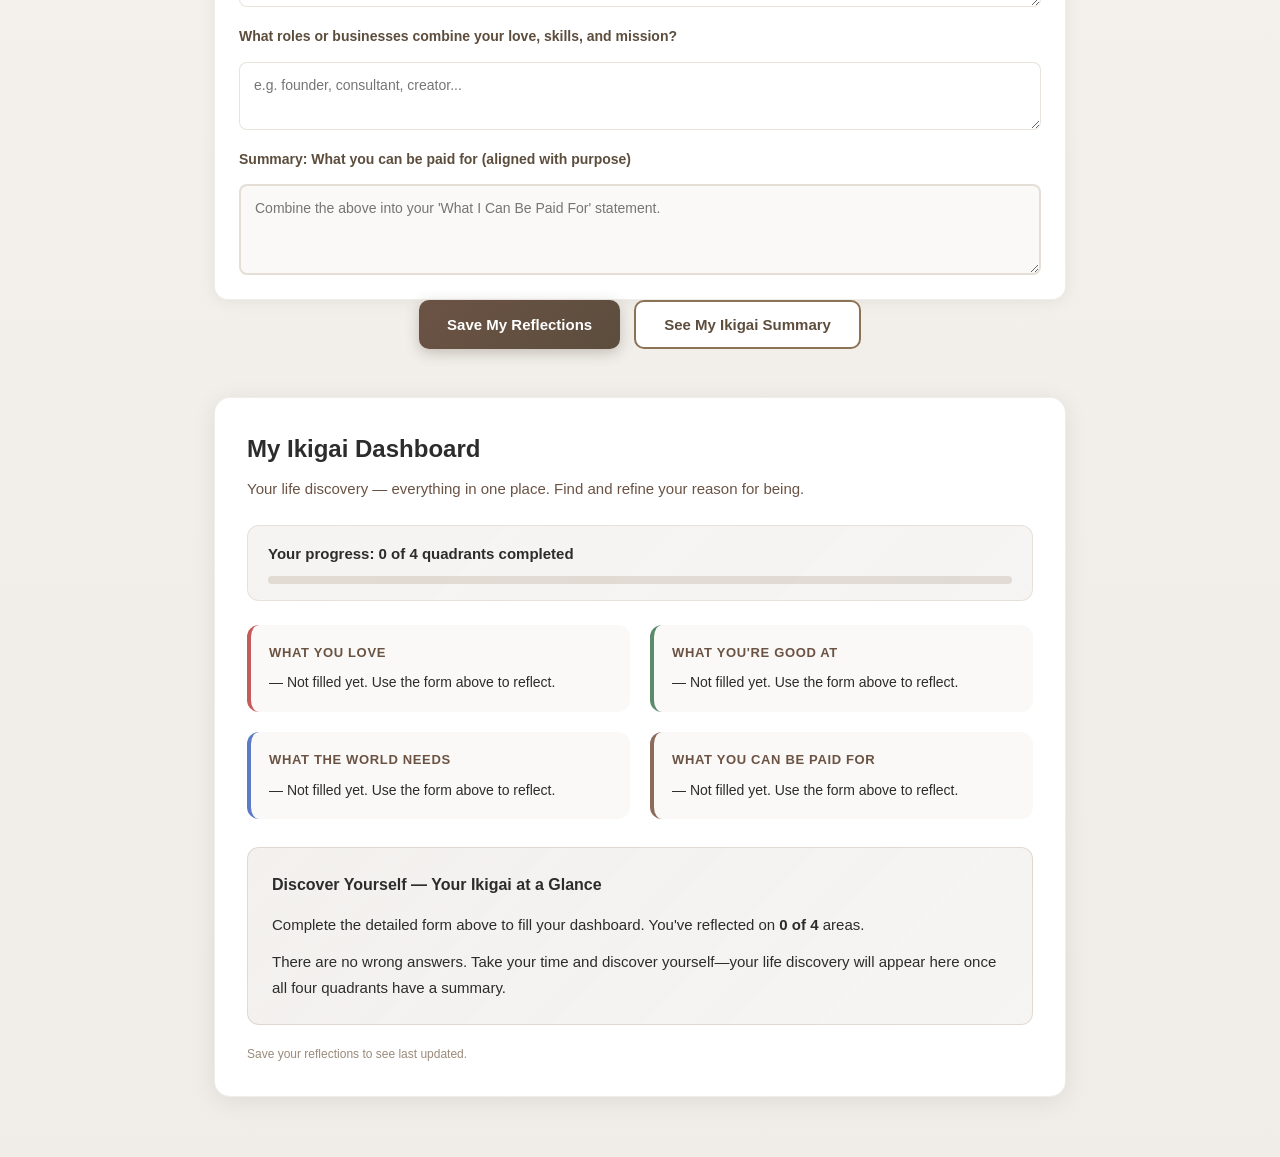
<file: ikigai.html>
<!DOCTYPE html>
<html lang="en">

<head>
    <meta charset="UTF-8">
    <meta name="viewport" content="width=device-width, initial-scale=1.0">
    <meta http-equiv="X-UA-Compatible" content="IE=edge">
    <title>Ikigai – Discover Your Reason for Being | Life Document</title>
    <meta name="author" content="Life Document">
    <meta name="description" content="Discover your Ikigai: where what you love, what you're good at, what the world needs, and what you can be paid for come together.">
    <meta name="theme-color" content="#667eea">
    <meta name="apple-mobile-web-app-capable" content="yes">
    <meta name="apple-mobile-web-app-status-bar-style" content="black-translucent">
    <link rel="icon" href="favicon.ico" type="image/x-icon">
    <link rel="stylesheet" href="main.css">
    <link rel="stylesheet" href="ikigai.css">
    <style>
        img {
            max-width: 100%;
            height: auto;
        }
    </style>
</head>

<body class="ikigai-theme">
    <header class="ikigai-header">
        <div class="header-container">
            <div class="logo">
                <span class="logo-text">Life Document</span>
            </div>
            <nav>
                <ul>
                    <li><a href="index.html">Home</a></li>
                    <li><a href="main.html">Dashboard</a></li>
                    <li><a href="blog.html">Blog</a></li>
                    <li><a href="learning.html">Learning</a></li>
                    <li><a href="brainstorm.html">Brainstorm</a></li>
                    <li><a href="ikigai.html" class="active">Ikigai</a></li>
                    <li><a href="books.html">Books</a></li>
                    
                </ul>
            </nav>
        </div>
    </header>

    <main class="ikigai-page">
        <!-- Hero: Full description -->
        <section class="ikigai-hero">
            <h1 class="ikigai-title">Discover Your Ikigai</h1>
            <p class="ikigai-subtitle">Your Reason for Being</p>
            <div class="ikigai-intro">
                <p>This page is designed to help you discover your true <strong>Ikigai</strong>: the sweet spot where what you love, what you are good at, what the world needs, and what you can be paid for come together.</p>
                <p>Many people feel lost, confused, or stuck—working hard but without purpose. Ikigai is a Japanese life philosophy that helps you find clarity, direction, and meaning in both life and career. This interactive experience guides you step by step through self-reflection, helping you understand yourself on a deeper level.</p>
                <p><strong>On this page, you will:</strong></p>
                <ul>
                    <li>Explore your passions and interests</li>
                    <li>Identify your natural skills and strengths</li>
                    <li>Understand how you can create value for others</li>
                    <li>Discover paths that align purpose with income</li>
                </ul>
                <p>This is not a test with right or wrong answers. It is a personal discovery journey. Take your time, be honest with yourself, and reflect deeply. The more truth you bring, the clearer your Ikigai will become.</p>
                <p>By the end, you won't just have answers—you'll have clarity, direction, and a renewed sense of purpose.</p>
                <blockquote class="ikigai-quote">
                    Your Ikigai is already within you.<br>
                    This page simply helps you uncover it.
                </blockquote>
            </div>
        </section>

        <!-- Detailed framework: guided questions to find Ikigai -->
        <section class="ikigai-discovery ikigai-detail-form">
            <h2>Detailed Framework — Find Your Ikigai Step by Step</h2>
            <p class="discovery-hint">Answer these guided questions to clarify each part of your Ikigai. Your answers are saved automatically.</p>

            <div class="detail-quadrants">
                <div class="detail-quadrant quadrant-love" data-quadrant="love">
                    <h3><span class="quadrant-icon">❤️</span> What You Love</h3>
                    <div class="detail-questions">
                        <label>What did you love doing as a child (hobbies, play, curiosity)?</label>
                        <textarea id="detailLove1" rows="2" placeholder="e.g. drawing, helping others, building things..."></textarea>
                        <label>What could you do for hours without getting paid?</label>
                        <textarea id="detailLove2" rows="2" placeholder="e.g. teaching, writing, solving puzzles..."></textarea>
                        <label>What topics do you read, watch, or learn about most?</label>
                        <textarea id="detailLove3" rows="2" placeholder="e.g. psychology, tech, nature..."></textarea>
                        <label>Summary: What you love (one sentence or list)</label>
                        <textarea id="ikigaiLove" rows="3" placeholder="Combine the above into your 'What I Love' statement."></textarea>
                    </div>
                </div>
                <div class="detail-quadrant quadrant-good" data-quadrant="good">
                    <h3><span class="quadrant-icon">✨</span> What You're Good At</h3>
                    <div class="detail-questions">
                        <label>What do people often compliment you on or ask you for?</label>
                        <textarea id="detailGood1" rows="2" placeholder="e.g. listening, organizing, explaining..."></textarea>
                        <label>What have you been trained in or have experience in?</label>
                        <textarea id="detailGood2" rows="2" placeholder="e.g. coding, teaching, design..."></textarea>
                        <label>What do you do better than most people around you?</label>
                        <textarea id="detailGood3" rows="2" placeholder="e.g. seeing patterns, calming others..."></textarea>
                        <label>Summary: What you're good at (one sentence or list)</label>
                        <textarea id="ikigaiGood" rows="3" placeholder="Combine the above into your 'What I'm Good At' statement."></textarea>
                    </div>
                </div>
                <div class="detail-quadrant quadrant-world" data-quadrant="world">
                    <h3><span class="quadrant-icon">🌍</span> What the World Needs</h3>
                    <div class="detail-questions">
                        <label>What problems in the world make you angry or sad?</label>
                        <textarea id="detailWorld1" rows="2" placeholder="e.g. inequality, loneliness, waste..."></textarea>
                        <label>Who do you most want to help or serve?</label>
                        <textarea id="detailWorld2" rows="2" placeholder="e.g. young people, elders, animals..."></textarea>
                        <label>What cause would you fight for even without pay?</label>
                        <textarea id="detailWorld3" rows="2" placeholder="e.g. education, health, environment..."></textarea>
                        <label>Summary: What the world needs that you care about</label>
                        <textarea id="ikigaiWorld" rows="3" placeholder="Combine the above into your 'What the World Needs' statement."></textarea>
                    </div>
                </div>
                <div class="detail-quadrant quadrant-paid" data-quadrant="paid">
                    <h3><span class="quadrant-icon">💼</span> What You Can Be Paid For</h3>
                    <div class="detail-questions">
                        <label>What have you been paid for before (jobs, gigs, skills)?</label>
                        <textarea id="detailPaid1" rows="2" placeholder="e.g. teaching, writing, consulting..."></textarea>
                        <label>What would someone pay you for today, using your strengths?</label>
                        <textarea id="detailPaid2" rows="2" placeholder="e.g. coaching, design, analysis..."></textarea>
                        <label>What roles or businesses combine your love, skills, and mission?</label>
                        <textarea id="detailPaid3" rows="2" placeholder="e.g. founder, consultant, creator..."></textarea>
                        <label>Summary: What you can be paid for (aligned with purpose)</label>
                        <textarea id="ikigaiPaid" rows="3" placeholder="Combine the above into your 'What I Can Be Paid For' statement."></textarea>
                    </div>
                </div>
            </div>

            <div class="ikigai-actions">
                <button type="button" class="btn-save" id="btnSave">Save My Reflections</button>
                <button type="button" class="btn-summary" id="btnSummary">See My Ikigai Summary</button>
            </div>
        </section>

        <!-- Ikigai Dashboard: put everything here, discover yourself -->
        <section class="ikigai-dashboard" id="ikigaiDashboard">
            <h2>My Ikigai Dashboard</h2>
            <p class="dashboard-tagline">Your life discovery — everything in one place. Find and refine your reason for being.</p>
            <div class="dashboard-progress" id="dashboardProgress"></div>
            <div class="dashboard-grid" id="dashboardGrid"></div>
            <div class="dashboard-discovery" id="dashboardDiscovery">
                <h3>Discover Yourself — Your Ikigai at a Glance</h3>
                <div class="discovery-content" id="discoveryContent"></div>
            </div>
            <p class="dashboard-updated" id="dashboardUpdated"></p>
        </section>

        <!-- Summary / Result (legacy, can scroll from dashboard) -->
        <section class="ikigai-summary-section" id="summarySection" hidden>
            <h2>Your Ikigai at a Glance</h2>
            <div class="summary-grid" id="summaryGrid"></div>
            <div class="ikigai-statement" id="ikigaiStatement"></div>
        </section>
    </main>

    <script src="ikigai.js"></script>
</body>

</html>
</file>
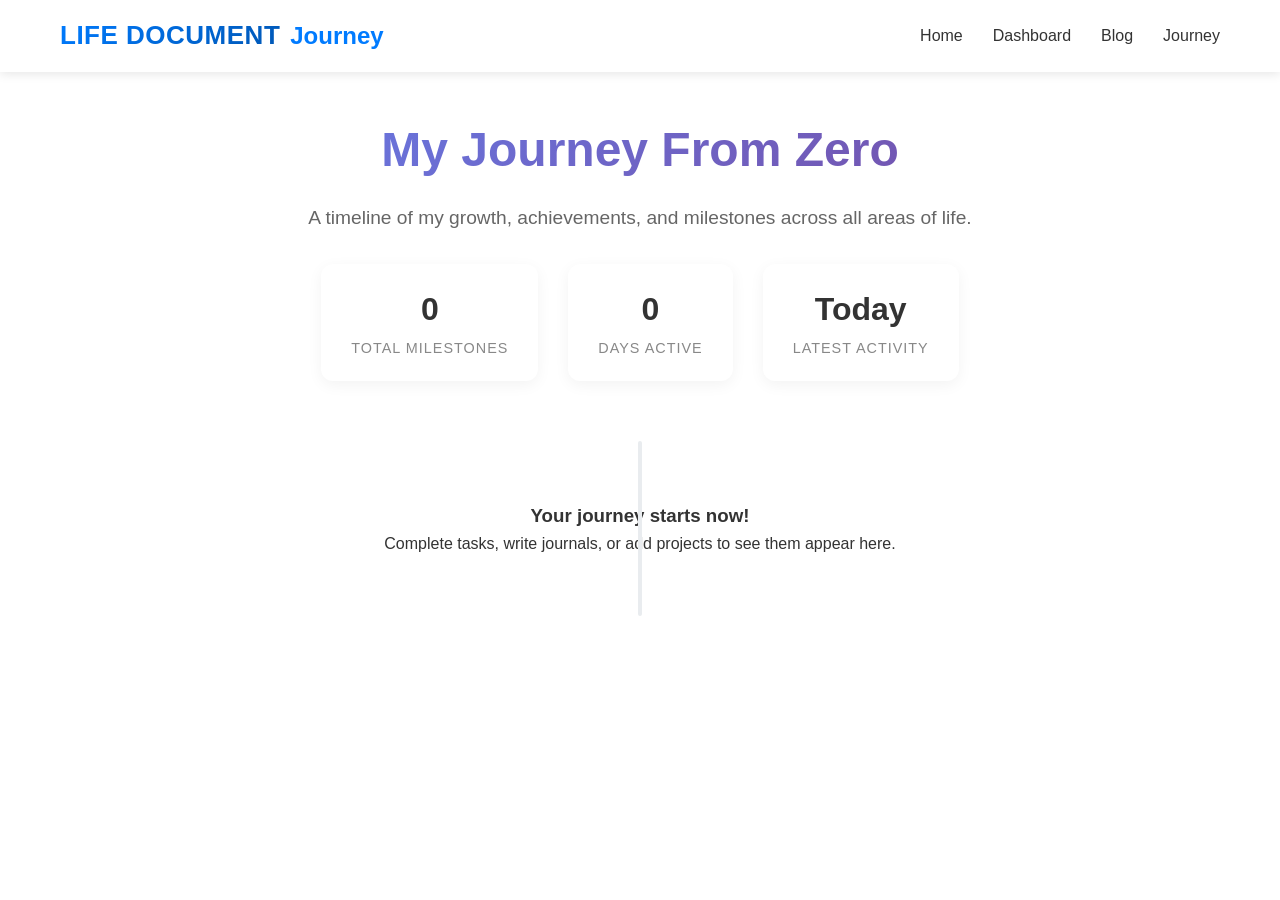
<file: journey.html>
<!DOCTYPE html>
<html lang="en">
<head>
    <meta charset="UTF-8">
    <meta name="viewport" content="width=device-width, initial-scale=1.0">
    <meta http-equiv="X-UA-Compatible" content="IE=edge">
    <title>My Journey - Life Document</title>
    <meta name="theme-color" content="#667eea">
    <meta name="apple-mobile-web-app-capable" content="yes">
    <meta name="apple-mobile-web-app-status-bar-style" content="black-translucent">
    <link rel="icon" href="favicon.ico" type="image/x-icon">
    <link rel="stylesheet" href="style.css">
    <link rel="stylesheet" href="journey.css">
    <link rel="stylesheet" href="https://cdnjs.cloudflare.com/ajax/libs/font-awesome/6.0.0/css/all.min.css">
    <style>
        img {
            max-width: 100%;
            height: auto;
        }
    </style>
</head>
<body>

    <!-- Navigation -->
    <header>
        <div class="header-container">
            <div class="logo">
                <span class="logo-text">Life Document</span> Journey
            </div>
            <nav>
                <ul>
                    <li><a href="index.html">Home</a></li>
                    <li><a href="main.html">Dashboard</a></li>
                    <li><a href="blog.html">Blog</a></li>
                    <li><a href="journey.html" class="active">Journey</a></li>
                </ul>
            </nav>
        </div>
    </header>

    <main class="journey-container">
        <section class="journey-hero">
            <h1>My Journey From Zero</h1>
            <p>A timeline of my growth, achievements, and milestones across all areas of life.</p>
            
            <div class="journey-stats">
                <div class="stat-box">
                    <span id="totalMilestones">0</span>
                    <label>Total Milestones</label>
                </div>
                <div class="stat-box">
                    <span id="daysActive">0</span>
                    <label>Days Active</label>
                </div>
                <div class="stat-box">
                    <span id="latestActivity">Today</span>
                    <label>Latest Activity</label>
                </div>
            </div>
        </section>

        <section class="timeline-section">
            <div class="timeline" id="journeyTimeline">
                <!-- Timeline items will be injected here by JS -->
                <div class="loading-spinner"><i class="fas fa-spinner fa-spin"></i> Loading your journey...</div>
            </div>
        </section>
    </main>

    <script src="journey.js"></script>
</body>
</html>
</file>
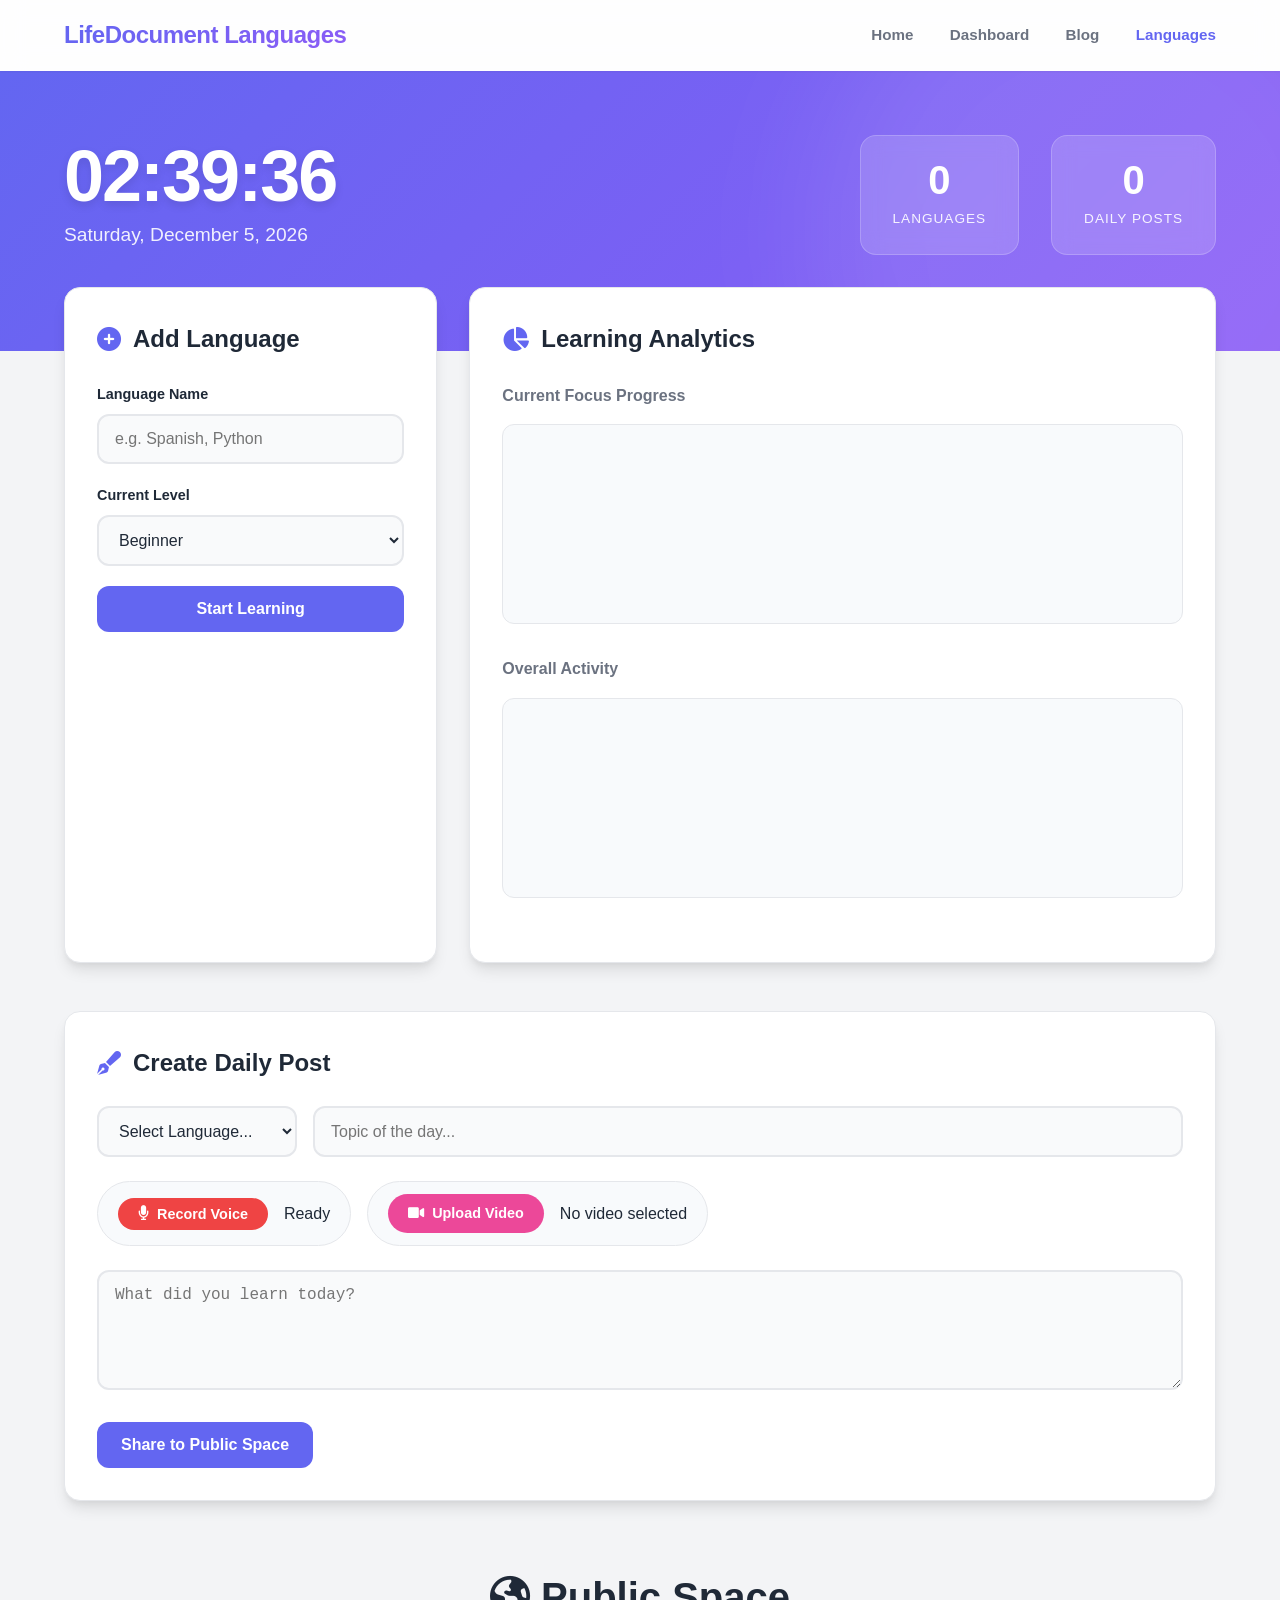
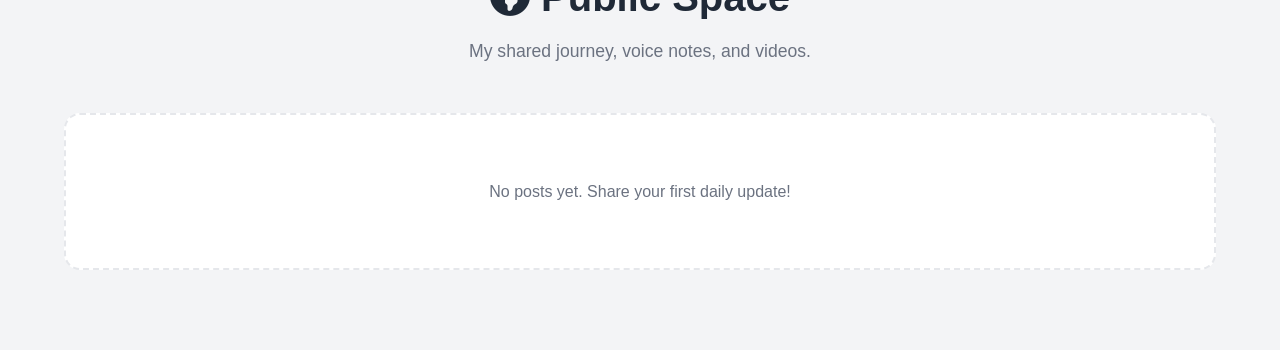
<file: languages.html>
<!DOCTYPE html>
<html lang="en">
<head>
    <meta charset="UTF-8">
    <meta name="viewport" content="width=device-width, initial-scale=1.0">
    <meta http-equiv="X-UA-Compatible" content="IE=edge">
    <title>Languages Hub - Life Document</title>
    <meta name="theme-color" content="#667eea">
    <meta name="apple-mobile-web-app-capable" content="yes">
    <meta name="apple-mobile-web-app-status-bar-style" content="black-translucent">
    <link rel="stylesheet" href="languages.css">
    <link rel="stylesheet" href="https://cdnjs.cloudflare.com/ajax/libs/font-awesome/6.0.0/css/all.min.css">
    <style>
        img {
            max-width: 100%;
            height: auto;
        }
    </style>
</head>
<body>

    <!-- Navigation -->
    <nav class="navbar">
        <div class="logo">Life<span>Document</span> Languages</div>
        <div class="nav-links">
            <a href="index.html">Home</a>
            <a href="main.html">Dashboard</a>
            <a href="blog.html">Blog</a>
            <a href="languages.html" class="active">Languages</a>
        </div>
    </nav>

    <!-- Live Tracker Hero -->
    <header class="lang-header">
        <div class="live-tracker">
            <div class="time-display" id="liveTime">00:00:00</div>
            <div class="date-display" id="liveDate">Loading Date...</div>
        </div>
        <div class="header-stats">
            <div class="stat-item">
                <span id="totalLanguages">0</span>
                <label>Languages</label>
            </div>
            <div class="stat-item">
                <span id="totalPosts">0</span>
                <label>Daily Posts</label>
            </div>
        </div>
    </header>

    <main class="lang-container">
        
        <!-- Top Section: Management & Graphs -->
        <section class="dashboard-grid">
            
            <!-- Left: Add Language -->
            <div class="card add-lang-card">
                <h2><i class="fas fa-plus-circle"></i> Add Language</h2>
                <form id="addLangForm">
                    <div class="form-group">
                        <label>Language Name</label>
                        <input type="text" id="langName" placeholder="e.g. Spanish, Python" required>
                    </div>
                    <div class="form-group">
                        <label>Current Level</label>
                        <select id="langLevel">
                            <option value="Beginner">Beginner</option>
                            <option value="Intermediate">Intermediate</option>
                            <option value="Advanced">Advanced</option>
                            <option value="Fluent">Fluent</option>
                        </select>
                    </div>
                    <button type="submit" class="btn-primary full-width">Start Learning</button>
                </form>
                
                <div class="active-languages" id="activeLanguagesList">
                    <!-- List injected here -->
                </div>
            </div>

            <!-- Right: Graphs -->
            <div class="card graphs-card">
                <h2><i class="fas fa-chart-pie"></i> Learning Analytics</h2>
                
                <div class="graph-container">
                    <h3>Current Focus Progress</h3>
                    <div class="chart-box">
                        <div class="bar-chart-y" id="currentLangChart">
                            <!-- Bars injected here -->
                            <p class="empty-graph">Add posts to see progress</p>
                        </div>
                    </div>
                </div>

                <div class="graph-container">
                    <h3>Overall Activity</h3>
                    <div class="chart-box">
                        <div class="bar-chart-x" id="overallChart">
                            <!-- Bars injected here -->
                        </div>
                    </div>
                </div>
            </div>
        </section>

        <!-- Daily Post Section -->
        <section class="post-section">
            <div class="card create-post-card">
                <h2><i class="fas fa-pen-fancy"></i> Create Daily Post</h2>
                <form id="dailyPostForm">
                    <div class="form-row">
                        <select id="postLangSelect" required>
                            <option value="">Select Language...</option>
                        </select>
                        <input type="text" id="postTitle" placeholder="Topic of the day..." required>
                    </div>
                    
                    <div class="media-controls">
                        <div class="voice-recorder">
                            <button type="button" id="recordBtn" class="btn-record"><i class="fas fa-microphone"></i> Record Voice</button>
                            <span id="recordStatus">Ready</span>
                            <audio id="audioPreview" controls style="display:none;"></audio>
                        </div>
                        <div class="video-upload">
                            <label for="videoInput" class="btn-upload"><i class="fas fa-video"></i> Upload Video</label>
                            <input type="file" id="videoInput" accept="video/*" hidden>
                            <span id="videoName">No video selected</span>
                        </div>
                    </div>

                    <textarea id="postContent" rows="3" placeholder="What did you learn today?"></textarea>
                    
                    <button type="submit" class="btn-primary">Share to Public Space</button>
                </form>
            </div>
        </section>

        <!-- Public Space / Feed -->
        <section class="public-space">
            <div class="section-header">
                <h2><i class="fas fa-globe-americas"></i> Public Space</h2>
                <p>My shared journey, voice notes, and videos.</p>
            </div>
            
            <div class="feed-grid" id="feedGrid">
                <!-- Posts injected here -->
            </div>
            
            <div id="emptyFeed" class="empty-state hidden">
                <p>No posts yet. Share your first daily update!</p>
            </div>
        </section>

    </main>
    <script src="languages.js"></script>
</body>
</html>
</file>
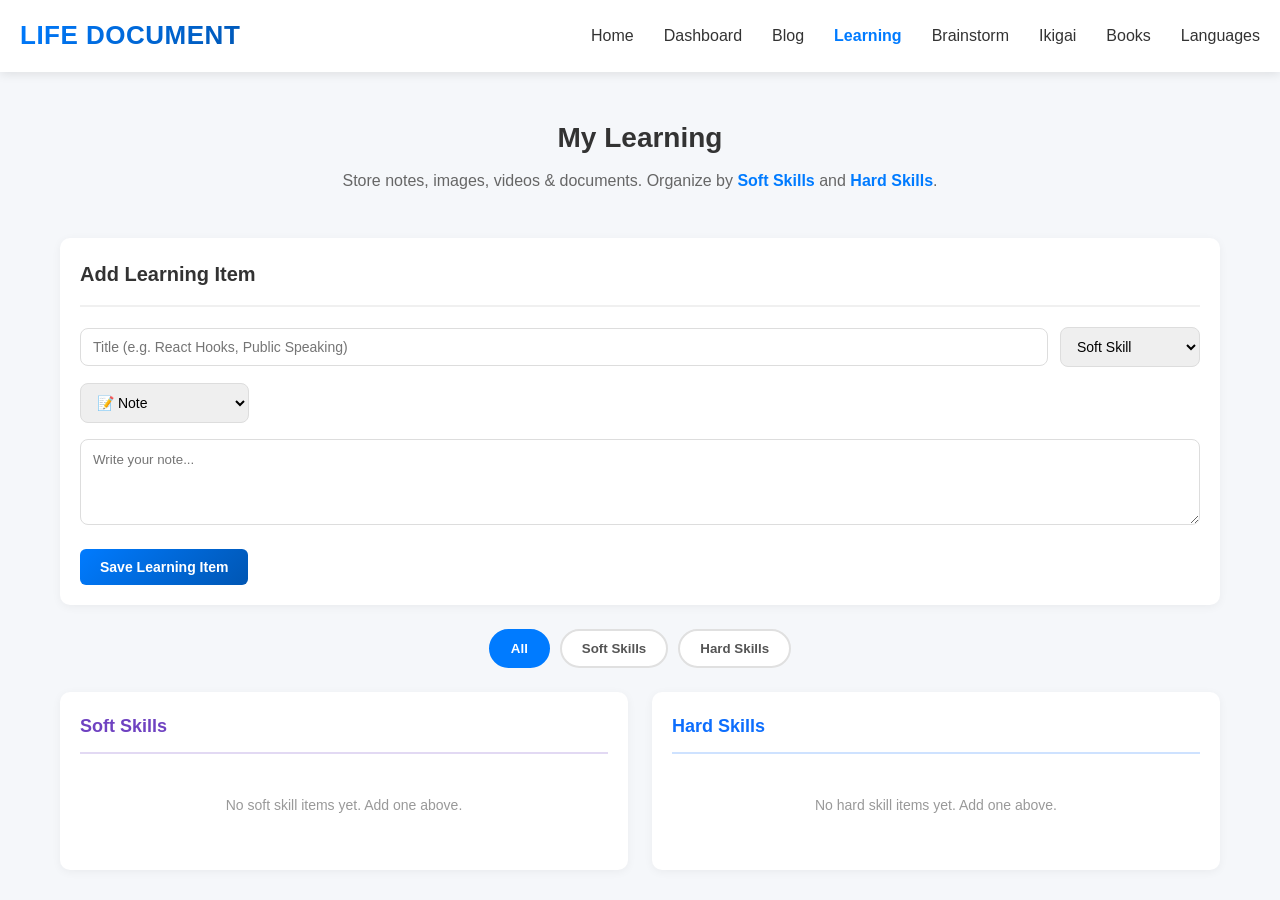
<file: learning.html>
<!DOCTYPE html>
<html lang="en">

<head>
    <meta charset="UTF-8">
    <meta name="viewport" content="width=device-width, initial-scale=1.0">
    <meta http-equiv="X-UA-Compatible" content="IE=edge">
    <title>Learning – Life Document</title>
    <meta name="author" content="Life Document">
    <meta name="theme-color" content="#667eea">
    <meta name="apple-mobile-web-app-capable" content="yes">
    <meta name="apple-mobile-web-app-status-bar-style" content="black-translucent">
    <link rel="icon" href="favicon.ico" type="image/x-icon">
    <link rel="stylesheet" href="main.css">
    <link rel="stylesheet" href="learning.css">
    <style>
        img {
            max-width: 100%;
            height: auto;
        }
    </style>
</head>

<body>
    <!-- Header -->
    <header>
        <div class="header-container">
            <div class="logo">
                <span class="logo-text">Life Document</span>
            </div>
            <nav>
                <ul>
                    <li><a href="index.html">Home</a></li>
                    <li><a href="main.html">Dashboard</a></li>
                    <li><a href="blog.html">Blog</a></li>
                    <li><a href="learning.html" class="active">Learning</a></li>
                    <li><a href="brainstorm.html">Brainstorm</a></li>
                    <li><a href="ikigai.html">Ikigai</a></li>
                    <li><a href="books.html">Books</a></li>
                    <li><a href="languages.html">Languages</a></li>
                    
                </ul>
            </nav>
        </div>
    </header>

    <main class="learning-page">
        <section class="learning-hero">
            <h1>My Learning</h1>
            <p>Store notes, images, videos & documents. Organize by <strong>Soft Skills</strong> and <strong>Hard Skills</strong>.</p>
        </section>

        <!-- Add new learning item -->
        <div class="card add-learning-card">
            <h2>Add Learning Item</h2>
            <div class="add-learning-form">
                <div class="form-row">
                    <input type="text" id="learningTitle" placeholder="Title (e.g. React Hooks, Public Speaking)" class="input-large">
                    <select id="learningSkillType" class="input-small">
                        <option value="soft">Soft Skill</option>
                        <option value="hard">Hard Skill</option>
                    </select>
                </div>
                <div class="form-row">
                    <select id="learningContentType" class="input-small">
                        <option value="note">📝 Note</option>
                        <option value="image">🖼️ Image</option>
                        <option value="video">🎬 Video (URL)</option>
                        <option value="link">🔗 Document / Link</option>
                    </select>
                </div>
                <div class="form-row content-inputs">
                    <div id="learningNoteWrap" class="content-field">
                        <textarea id="learningNoteContent" placeholder="Write your note..." rows="4"></textarea>
                    </div>
                    <div id="learningImageWrap" class="content-field hidden">
                        <label class="file-label">Choose image</label>
                        <input type="file" id="learningImageFile" accept="image/*">
                        <div class="image-preview" id="learningImagePreview"></div>
                    </div>
                    <div id="learningVideoWrap" class="content-field hidden">
                        <input type="url" id="learningVideoUrl" placeholder="Paste video URL (YouTube, Vimeo, etc.)" class="input-full">
                    </div>
                    <div id="learningLinkWrap" class="content-field hidden">
                        <input type="url" id="learningLinkUrl" placeholder="Document or resource URL" class="input-full">
                        <input type="text" id="learningLinkLabel" placeholder="Short description (optional)" class="input-full">
                    </div>
                </div>
                <button class="btn-primary" onclick="addLearningItem()">Save Learning Item</button>
            </div>
        </div>

        <!-- Filter: All / Soft Skills / Hard Skills -->
        <div class="learning-filters">
            <button class="filter-btn active" data-filter="all">All</button>
            <button class="filter-btn" data-filter="soft">Soft Skills</button>
            <button class="filter-btn" data-filter="hard">Hard Skills</button>
        </div>

        <!-- Two columns: Soft Skills | Hard Skills -->
        <div class="learning-grid">
            <div class="card learning-column" data-skill="soft">
                <h2>Soft Skills</h2>
                <div class="learning-items-list" id="softSkillsList"></div>
            </div>
            <div class="card learning-column" data-skill="hard">
                <h2>Hard Skills</h2>
                <div class="learning-items-list" id="hardSkillsList"></div>
            </div>
        </div>
    </main>

    <!-- Edit modal -->
    <div class="modal" id="editLearningModal">
        <div class="modal-content">
            <span class="close-btn" onclick="closeLearningModal()">&times;</span>
            <h2>Edit Learning Item</h2>
            <input type="text" id="editLearningTitle" placeholder="Title" class="input-large">
            <select id="editLearningSkillType" class="input-small">
                <option value="soft">Soft Skill</option>
                <option value="hard">Hard Skill</option>
            </select>
            <textarea id="editLearningContent" placeholder="Content" rows="4" class="input-full"></textarea>
            <button class="btn-primary" onclick="saveEditLearning()">Save</button>
        </div>
    </div>

    <script src="learning.js"></script>
</body>

</html>
</file>
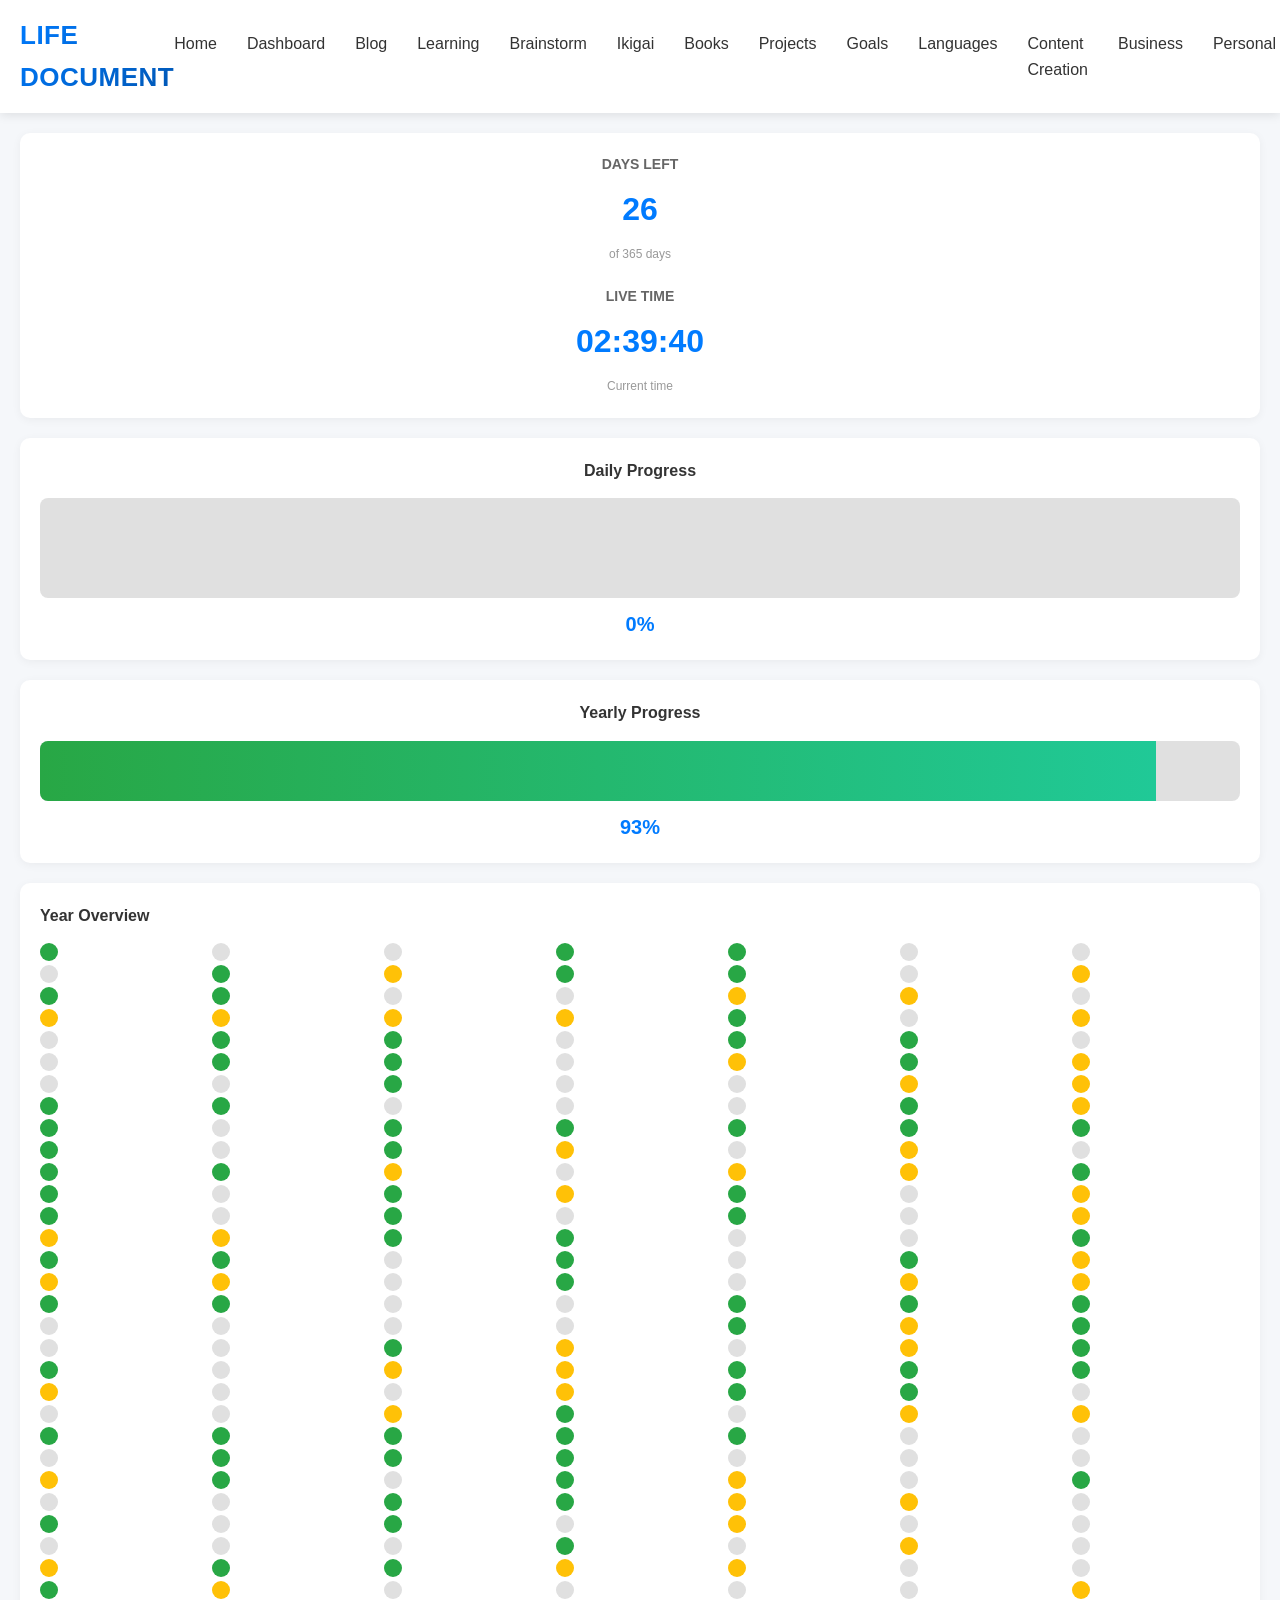
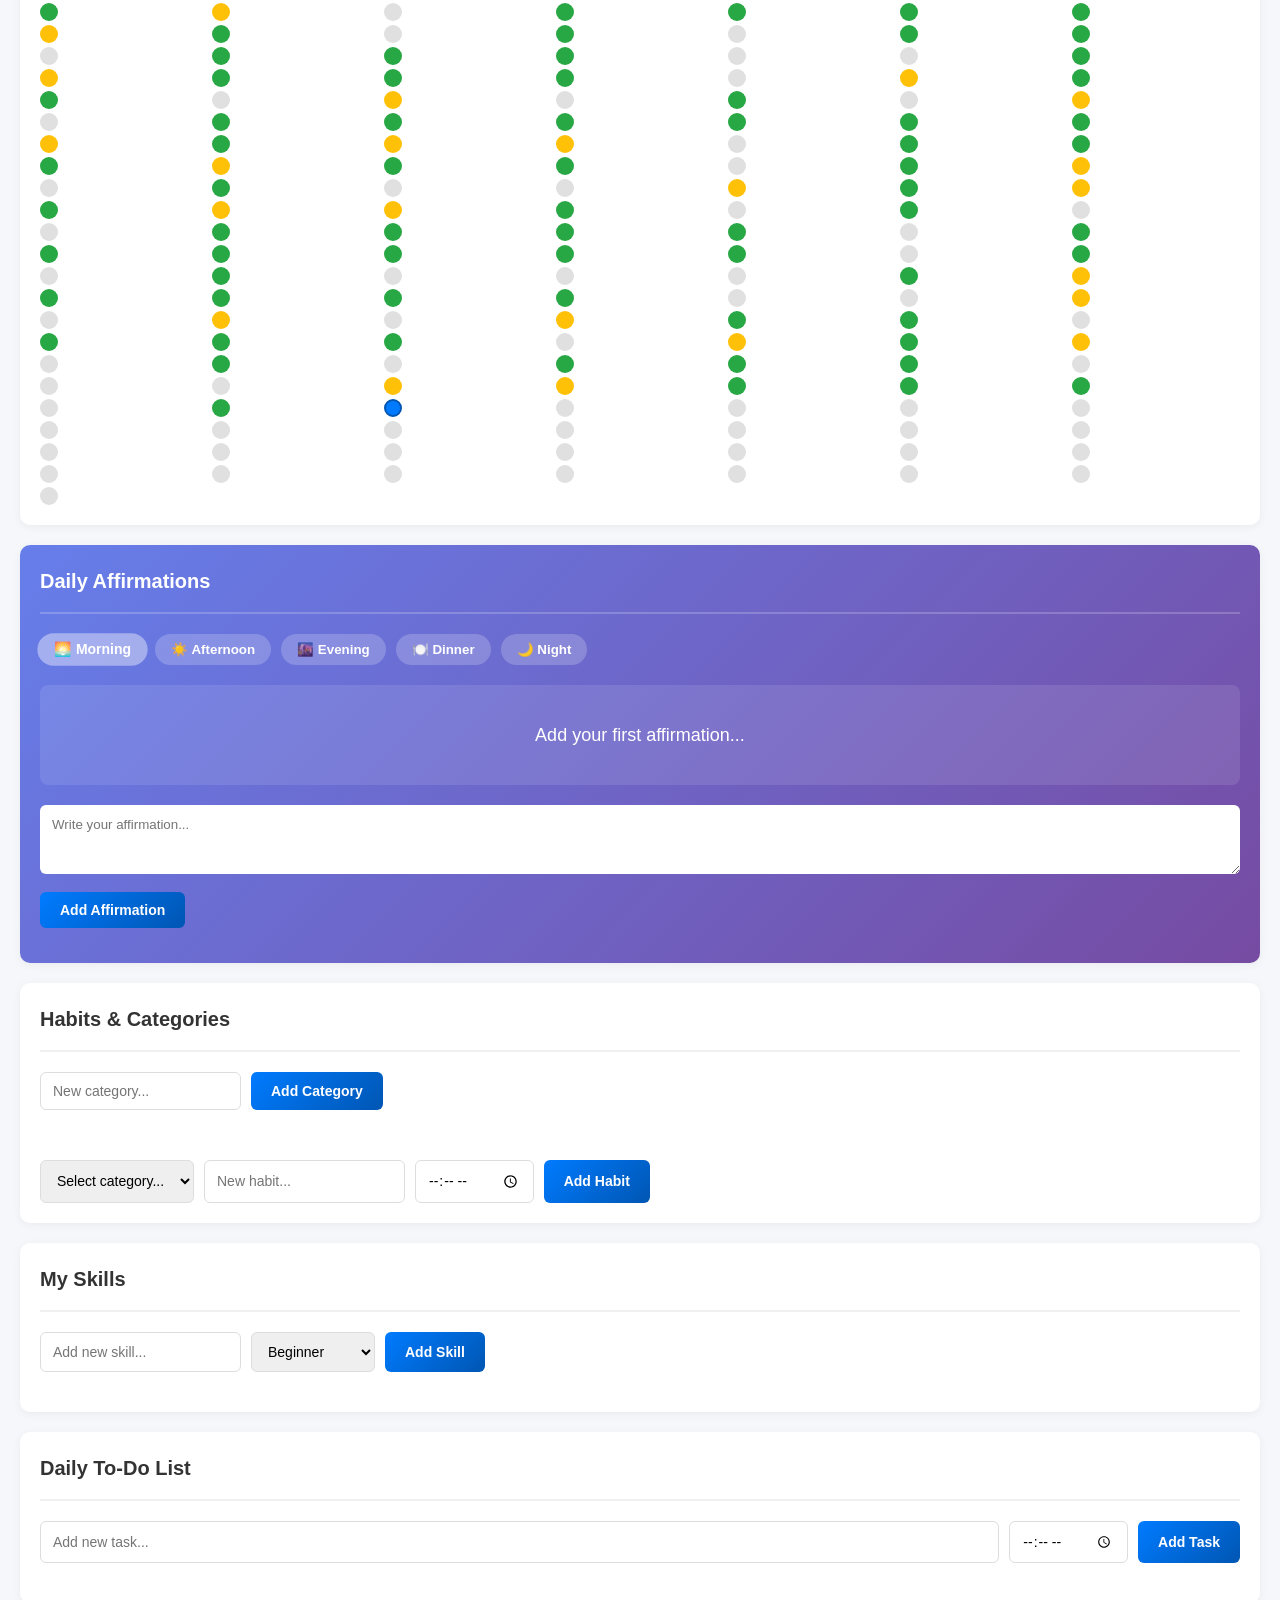
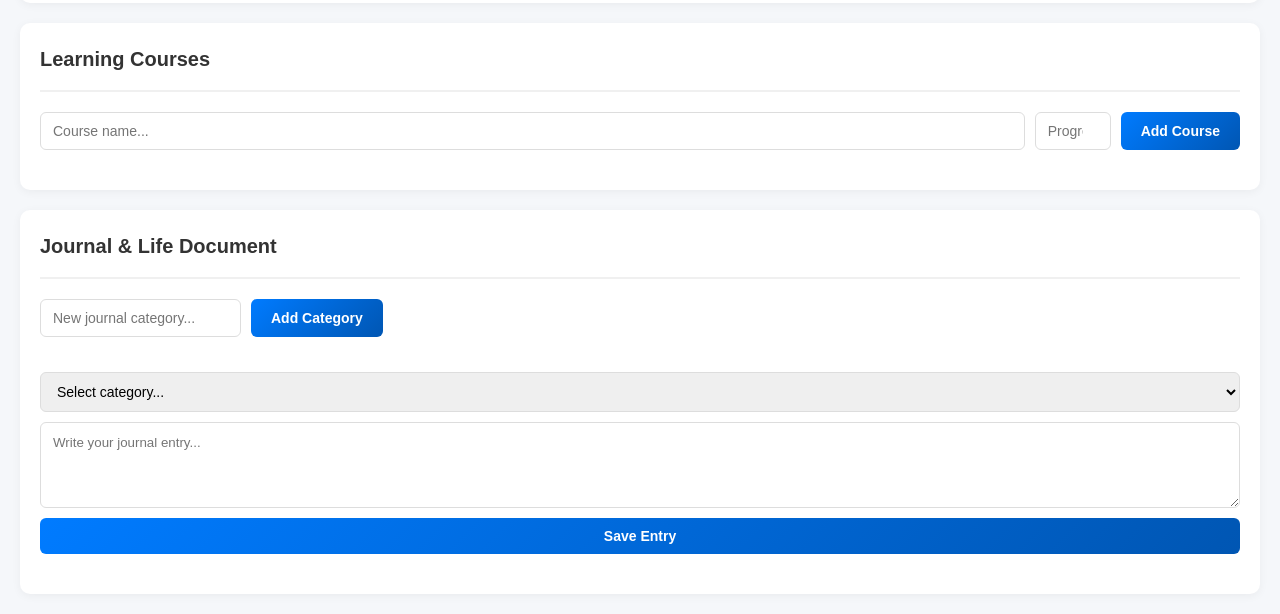
<file: main.html>
<!DOCTYPE html>
<html lang="en">

<head>
    <meta charset="UTF-8">
    <meta name="viewport" content="width=device-width, initial-scale=1.0">
    <meta http-equiv="X-UA-Compatible" content="IE=edge">
    <title>Life Document Dashboard</title>
    <meta name="author" content="Life Document">
    <meta name="keyword" content="Dashboard, Habit Tracker, Learning, Journal">
    <meta name="theme-color" content="#667eea">
    <meta name="apple-mobile-web-app-capable" content="yes">
    <meta name="apple-mobile-web-app-status-bar-style" content="black-translucent">
    <link rel="icon" href="favicon.ico" type="image/x-icon">
    <link rel="stylesheet" href="main.css">
    <style>
        img {
            max-width: 100%;
            height: auto;
        }
    </style>
</head>

<body>
    <!-- Header -->
    <header>
        <div class="header-container">
            <div class="logo">
                <span class="logo-text">Life Document</span>
            </div>
            <nav>
                <ul>
                    <li><a href="index.html">Home</a></li>
                    <li><a href="main.html">Dashboard</a></li>
                    <li><a href="blog.html">Blog</a></li>
                    <li><a href="learning.html">Learning</a></li>
                    <li><a href="brainstorm.html">Brainstorm</a></li>
                    <li><a href="ikigai.html">Ikigai</a></li>
                    <li><a href="books.html">Books</a></li>
                    <li><a href="projects.html">Projects</a></li>
                    <li><a href="goals.html">Goals</a></li>
                    <li><a href="languages.html">Languages</a></li>
                    <li><a href="content-creation.html">Content Creation</a></li>
                    <li><a href="business.html">Business</a></li>
                    <li><a href="personal.html">Personal</a></li>
                    
                    
                </ul>
            </nav>
        </div>
    </header>

    <main class="dashboard">
        <!-- Sidebar -->
        <aside class="sidebar">
            <!-- Stats -->
            <div class="quick-stats">
                <div class="stat-item">
                    <h3>Days Left</h3>
                    <p class="stat-value" id="daysLeft">365</p>
                    <span class="stat-label">of 365 days</span>
                </div>
                <div class="stat-item">
                    <h3>Live Time</h3>
                    <p class="stat-value" id="liveTime">00:00:00</p>
                    <span class="stat-label">Current time</span>
                </div>
            </div>

            <!-- Progress Graphs -->
            <div class="card progress-section">
                <h3>Daily Progress</h3>
                <div class="progress-chart" id="dailyProgress"></div>
                <p class="progress-label" id="dailyPercentage">0%</p>
            </div>

            <div class="card progress-section">
                <h3>Yearly Progress</h3>
                <div class="progress-chart yearly" id="yearlyProgress"></div>
                <p class="progress-label" id="yearlyPercentage">0%</p>
            </div>

            <!-- Dot Calendar (Year Overview) -->
            <div class="card calendar-section">
                <h3>Year Overview</h3>
                <div class="dot-calendar" id="dotCalendar"></div>
            </div>
        </aside>

        <!-- Main Content -->
        <section class="content-area">
            <!-- Affirmations Section -->
            <div class="card affirmations-section">
                <h2>Daily Affirmations</h2>
                <div class="affirmation-tabs">
                    <button class="tab-btn active" data-time="morning">🌅 Morning</button>
                    <button class="tab-btn" data-time="afternoon">☀️ Afternoon</button>
                    <button class="tab-btn" data-time="evening">🌆 Evening</button>
                    <button class="tab-btn" data-time="dinner">🍽️ Dinner</button>
                    <button class="tab-btn" data-time="night">🌙 Night</button>
                </div>
                <div class="affirmation-display" id="affirmationDisplay">
                    <p id="affirmationText">Add your first affirmation...</p>
                </div>
                <div class="affirmation-input">
                    <textarea id="affirmationInput" placeholder="Write your affirmation..." rows="3"></textarea>
                    <button class="btn-primary" onclick="addAffirmation()">Add Affirmation</button>
                </div>
                <div class="affirmations-list" id="affirmationsList"></div>
            </div>

            <!-- Top Row: Habits & Skills -->
            <div class="top-section">
                <!-- Habit Tracker -->
                <div class="card habit-tracker">
                    <h2>Habits & Categories</h2>
                    <div class="category-management">
                        <div class="category-controls">
                            <input type="text" id="habitCategoryInput" placeholder="New category..." class="input-small">
                            <button class="btn-primary" onclick="addHabitCategory()">Add Category</button>
                        </div>
                        <div class="categories-list" id="habitCategories"></div>
                    </div>
                    <div class="habits-list" id="habitsList"></div>
                    <div class="habit-input">
                        <select id="habitCategory" class="input-small">
                            <option value="">Select category...</option>
                        </select>
                        <input type="text" id="habitInput" placeholder="New habit..." class="input-small">
                        <input type="time" id="habitTime" class="input-small">
                        <button class="btn-primary" onclick="addHabit()">Add Habit</button>
                    </div>
                </div>

                <!-- Skills List -->
                <div class="card skills-section">
                    <h2>My Skills</h2>
                    <div class="skills-input">
                        <input type="text" id="skillInput" placeholder="Add new skill..." class="input-small">
                        <select id="skillLevel" class="input-small">
                            <option value="beginner">Beginner</option>
                            <option value="intermediate">Intermediate</option>
                            <option value="advanced">Advanced</option>
                            <option value="expert">Expert</option>
                        </select>
                        <button class="btn-primary" onclick="addSkill()">Add Skill</button>
                    </div>
                    <div class="skills-list" id="skillsList"></div>
                </div>
            </div>

            <!-- Daily To-Do List -->
            <div class="card todo-section">
                <h2>Daily To-Do List</h2>
                <div class="todo-input">
                    <input type="text" id="todoInput" placeholder="Add new task..." class="input-large">
                    <input type="time" id="todoTime" class="input-small">
                    <button class="btn-primary" onclick="addTodo()">Add Task</button>
                </div>
                <div class="todo-items" id="todoList"></div>
            </div>

            <!-- Learning Courses -->
            <div class="card learning-section">
                <h2>Learning Courses</h2>
                <div class="learning-input">
                    <input type="text" id="courseInput" placeholder="Course name..." class="input-large">
                    <input type="number" id="courseProgress" placeholder="Progress %" min="0" max="100" class="input-small">
                    <button class="btn-primary" onclick="addCourse()">Add Course</button>
                </div>
                <div class="courses-list" id="coursesList"></div>
            </div>

            <!-- Journal with Multiple Categories -->
            <div class="card journal-section">
                <h2>Journal & Life Document</h2>
                <div class="journal-category-management">
                    <div class="category-controls">
                        <input type="text" id="journalCategoryInput" placeholder="New journal category..." class="input-small">
                        <button class="btn-primary" onclick="addJournalCategory()">Add Category</button>
                    </div>
                    <div class="journal-categories-list" id="journalCategories"></div>
                </div>
                <div class="journal-input">
                    <select id="journalCategory" class="input-small">
                        <option value="">Select category...</option>
                    </select>
                    <textarea id="journalInput" placeholder="Write your journal entry..." rows="4"></textarea>
                    <button class="btn-primary" onclick="addJournalEntry()">Save Entry</button>
                </div>
                <div class="journal-entries" id="journalEntries"></div>
            </div>
        </section>
    </main>

    <!-- Modals -->
    <!-- Edit Habit Modal -->
    <div class="modal" id="editHabitModal">
        <div class="modal-content">
            <span class="close-btn" onclick="closeModal('editHabitModal')">&times;</span>
            <h2>Edit Habit</h2>
            <input type="text" id="editHabitInput" placeholder="Habit name..." class="input-large">
            <input type="time" id="editHabitTime" class="input-small">
            <button class="btn-primary" onclick="saveEditHabit()">Save</button>
        </div>
    </div>

    <!-- Edit Journal Modal -->
    <div class="modal" id="editJournalModal">
        <div class="modal-content">
            <span class="close-btn" onclick="closeModal('editJournalModal')">&times;</span>
            <h2>Edit Journal Entry</h2>
            <textarea id="editJournalInput" placeholder="Edit entry..." rows="6"></textarea>
            <button class="btn-primary" onclick="saveEditJournal()">Save</button>
        </div>
    </div>

    <script src="main.js"></script>
</body>

</html>
</file>
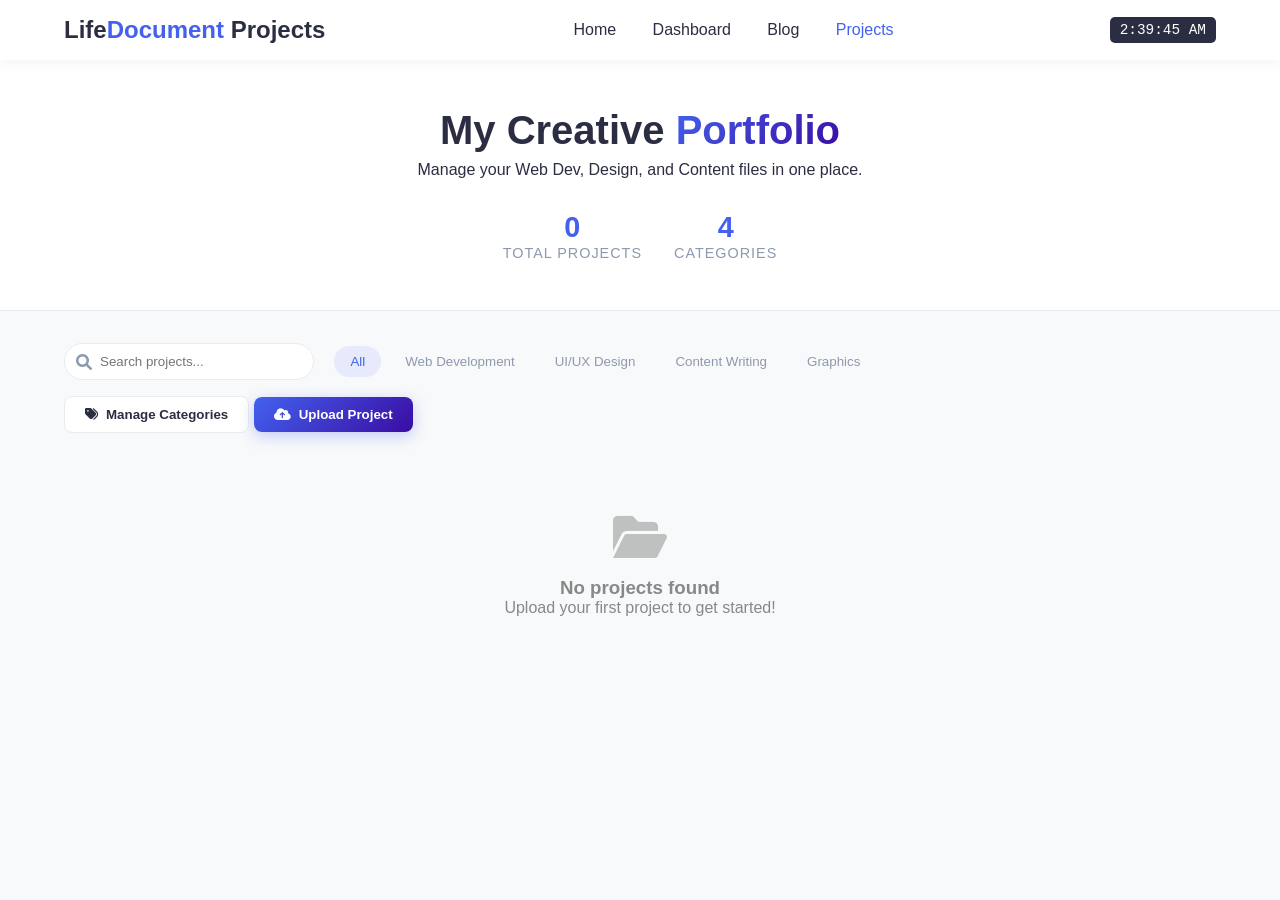
<file: projects.html>
<!DOCTYPE html>
<html lang="en">
<head>
    <meta charset="UTF-8">
    <meta name="viewport" content="width=device-width, initial-scale=1.0">
    <meta http-equiv="X-UA-Compatible" content="IE=edge">
    <title>Project Hub - Life Document</title>
    <meta name="theme-color" content="#667eea">
    <meta name="apple-mobile-web-app-capable" content="yes">
    <meta name="apple-mobile-web-app-status-bar-style" content="black-translucent">
    <link rel="stylesheet" href="projects.css">
    <link rel="stylesheet" href="https://cdnjs.cloudflare.com/ajax/libs/font-awesome/6.0.0/css/all.min.css">
    <style>
        img {
            max-width: 100%;
            height: auto;
        }
    </style>
</head>
<body>

    <!-- Navigation -->
    <nav class="navbar">
        <div class="logo">Life<span>Document</span> Projects</div>
        <div class="nav-links">
            <a href="index.html">Home</a>
            <a href="main.html">Dashboard</a>
            <a href="blog.html">Blog</a>
            <a href="projects.html" class="active">Projects</a>
        </div>
        <div class="live-clock" id="liveClock">00:00:00</div>
    </nav>

    <!-- Header Section -->
    <header class="projects-header">
        <div class="header-content">
            <h1>My Creative <span class="highlight">Portfolio</span></h1>
            <p>Manage your Web Dev, Design, and Content files in one place.</p>
            <div class="header-stats">
                <div class="stat-box">
                    <span id="totalProjects">0</span>
                    <label>Total Projects</label>
                </div>
                <div class="stat-box">
                    <span id="totalCategories">0</span>
                    <label>Categories</label>
                </div>
            </div>
        </div>
    </header>

    <!-- Controls & Filters -->
    <section class="controls-section">
        <div class="search-filter">
            <div class="search-box">
                <i class="fas fa-search"></i>
                <input type="text" id="searchInput" placeholder="Search projects...">
            </div>
            <div class="filter-tabs" id="categoryFilters">
                <button class="filter-btn active" data-cat="all">All</button>
                <!-- Categories injected here -->
            </div>
        </div>
        <div class="action-buttons">
            <button class="btn btn-secondary" onclick="openCategoryModal()">
                <i class="fas fa-tags"></i> Manage Categories
            </button>
            <button class="btn btn-primary" onclick="openProjectModal()">
                <i class="fas fa-cloud-upload-alt"></i> Upload Project
            </button>
        </div>
    </section>

    <!-- Projects Grid -->
    <main class="projects-container">
        <div class="projects-grid" id="projectsGrid">
            <!-- Projects injected here -->
        </div>
        <div id="emptyState" class="empty-state hidden">
            <i class="fas fa-folder-open"></i>
            <h3>No projects found</h3>
            <p>Upload your first project to get started!</p>
        </div>
    </main>

    <!-- Add/Edit Project Modal -->
    <div class="modal" id="projectModal">
        <div class="modal-content">
            <div class="modal-header">
                <h2 id="modalTitle">Upload Project</h2>
                <button class="close-btn" onclick="closeProjectModal()">&times;</button>
            </div>
            <div class="modal-body">
                <form id="projectForm">
                    <input type="hidden" id="projectId">
                    <div class="form-group">
                        <label>Project Title</label>
                        <input type="text" id="pTitle" required placeholder="e.g., E-Commerce Website">
                    </div>
                    <div class="form-group">
                        <label>Category</label>
                        <select id="pCategory" required>
                            <!-- Options injected here -->
                        </select>
                    </div>
                    <div class="form-group">
                        <label>File URL / Link</label>
                        <input type="url" id="pLink" placeholder="https://github.com/..." required>
                    </div>
                    <div class="form-group">
                        <label>Thumbnail Image URL (Optional)</label>
                        <input type="url" id="pImage" placeholder="https://...">
                    </div>
                    <div class="form-group">
                        <label>Description</label>
                        <textarea id="pDesc" rows="3" placeholder="What is this project about?"></textarea>
                    </div>
                    <button type="submit" class="btn btn-primary full-width">Save Project</button>
                </form>
            </div>
        </div>
    </div>

    <!-- Manage Categories Modal -->
    <div class="modal" id="categoryModal">
        <div class="modal-content small">
            <div class="modal-header">
                <h2>Manage Categories</h2>
                <button class="close-btn" onclick="closeCategoryModal()">&times;</button>
            </div>
            <div class="modal-body">
                <div class="add-cat-row">
                    <input type="text" id="newCatName" placeholder="New Category Name">
                    <button class="btn btn-primary" onclick="addCategory()">Add</button>
                </div>
                <ul class="category-list" id="categoryList">
                    <!-- List injected here -->
                </ul>
            </div>
        </div>
    </div>

    <script src="projects.js"></script>
</body>
</html>
</file>
<file: style.css>
/* Global Styles */
* {
    margin: 0;
    padding: 0;
    box-sizing: border-box;
    
}

body {
    font-family: 'Segoe UI', Tahoma, Geneva, Verdana, sans-serif;
    line-height: 1.6;
    color: #333;
}

/* Header Styling */
header {
    background-color: #fff;
    box-shadow: 0 2px 10px rgba(0, 0, 0, 0.1);
    position: sticky;
    top: 0;
    z-index: 100;
}

.header-container {
    display: flex;
    justify-content: space-between;
    align-items: center;
    max-width: 1200px;
    margin: 0 auto;
    padding: 15px 20px;
}

.logo {
    display: flex;
    align-items: center;
    gap: 10px;
    text-decoration: none;
    font-size: 24px;
    font-weight: bold;
    color: #007bff;
}

.logo-text {
    font-size: 26px;
    font-weight: 800;
    color: #007bff;
    letter-spacing: 0.5px;
    background: linear-gradient(135deg, #007bff 0%, #0056b3 100%);
    -webkit-background-clip: text;
    -webkit-text-fill-color: transparent;
    background-clip: text;
    text-transform: uppercase;
    transition: transform 0.3s ease;
}

.logo:hover .logo-text {
    transform: scale(1.05);
}

nav ul {
    display: flex;
    list-style: none;
    gap: 30px;
}

nav ul li a {
    color: #333;
    text-decoration: none;
    font-size: 16px;
    font-weight: 500;
    transition: color 0.3s ease;
}

nav ul li a:hover {
    color: #007bff;
}

/* Hero Section */
.hero {
    background: linear-gradient(135deg, #667eea 0%, #764ba2 100%);
    padding: 60px 20px;
    color: white;
}

.hero-content {
    display: flex;
    align-items: center;
    justify-content: space-between;
    max-width: 1200px;
    margin: 0 auto;
    gap: 50px;
}

.hero-text {
    flex: 1;
}

.hero-text h1 {
    font-size: 48px;
    margin-bottom: 20px;
    font-weight: 700;
}

.hero-text p {
    font-size: 18px;
    margin-bottom: 30px;
    opacity: 0.95;
}

.btn {
    display: inline-block;
    background-color: #fff;
    color: #667eea;
    padding: 12px 30px;
    border-radius: 5px;
    text-decoration: none;
    font-weight: 600;
    transition: all 0.3s ease;
    border: 2px solid #fff;
}

.btn:hover {
    background-color: transparent;
    color: #fff;
}

.hero-image {
    flex: 1;
    text-align: center;
}

.hero-image img {
    width: 100%;
    max-width: 400px;
    height: auto;
    border-radius: 10px;
    box-shadow: 0 10px 30px rgba(0, 0, 0, 0.2);
}

/* Cards Section */
.cards-section {
    padding: 40px 20px;
    text-align: center;
}

.cards-section h2 {
    font-size: 32px;
    margin-bottom: 40px;
    color: #333;
}

/* Cards Section */
.cards-section {
    padding: 40px 20px;
    text-align: center;
}

.cards-section h2 {
    font-size: 32px;
    margin-bottom: 40px;
    color: #333;
}

.cards-grid {
    display: grid;
    grid-template-columns: repeat(4, 1fr);
    gap: 20px;
    max-width: 1200px;
    margin: 0 auto;
}

.card {
    background: #fff;
    border-radius: 8px;
    overflow: hidden;
    box-shadow: 0 4px 6px rgba(0, 0, 0, 0.1);
    transition: transform 0.3s ease, box-shadow 0.3s ease;
    display: flex;
    flex-direction: column;
}

.card:hover {
    transform: translateY(-5px);
    box-shadow: 0 8px 12px rgba(0, 0, 0, 0.15);
}

.card img {
    width: 100%;
    height: 200px;
    object-fit: cover;
}

.card h3 {
    font-size: 20px;
    margin: 15px 15px 10px 15px;
    color: #333;
}

.card p {
    font-size: 14px;
    color: #666;
    margin: 0 15px 15px 15px;
    flex-grow: 1;
}

.card-btn {
    background-color: #007bff;
    color: white;
    border: none;
    padding: 10px 20px;
    margin: 0 15px 15px 15px;
    border-radius: 5px;
    cursor: pointer;
    font-size: 14px;
    transition: background-color 0.3s ease;
}

.card-btn:hover {
    background-color: #0056b3;
}

/* Blog Section */
.blog-section {
    background: linear-gradient(135deg, #f5f7fa 0%, #e9ecef 100%);
    padding: 60px 20px;
}

.blog-container {
    max-width: 1200px;
    margin: 0 auto;
}

.blog-section h2 {
    font-size: 36px;
    margin-bottom: 10px;
    color: #333;
    text-align: center;
}

.section-subtitle {
    text-align: center;
    color: #666;
    font-size: 16px;
    margin-bottom: 40px;
}

.blog-grid {
    display: grid;
    grid-template-columns: repeat(auto-fill, minmax(300px, 1fr));
    gap: 30px;
    margin-bottom: 40px;
}

.blog-post {
    background: white;
    border-radius: 8px;
    overflow: hidden;
    box-shadow: 0 4px 12px rgba(0, 0, 0, 0.1);
    transition: transform 0.3s ease, box-shadow 0.3s ease;
    display: flex;
    flex-direction: column;
}

.blog-post:hover {
    transform: translateY(-8px);
    box-shadow: 0 8px 20px rgba(0, 0, 0, 0.15);
}

.blog-image {
    width: 100%;
    height: 200px;
    background: linear-gradient(135deg, #667eea 0%, #764ba2 100%);
    display: flex;
    align-items: center;
    justify-content: center;
    color: white;
    font-size: 48px;
}

.blog-content {
    padding: 20px;
    flex-grow: 1;
    display: flex;
    flex-direction: column;
}

.blog-category {
    display: inline-block;
    background: #007bff;
    color: white;
    padding: 4px 12px;
    border-radius: 20px;
    font-size: 12px;
    margin-bottom: 10px;
    width: fit-content;
}

.blog-post h3 {
    font-size: 18px;
    color: #333;
    margin-bottom: 10px;
    line-height: 1.4;
}

.blog-post p {
    color: #666;
    font-size: 14px;
    margin-bottom: 15px;
    flex-grow: 1;
}

.blog-meta {
    font-size: 12px;
    color: #999;
    border-top: 1px solid #eee;
    padding-top: 12px;
}

.no-posts {
    grid-column: 1 / -1;
    text-align: center;
    padding: 40px;
    color: #999;
}

.no-posts a {
    color: #007bff;
    text-decoration: none;
    font-weight: 600;
}

.no-posts a:hover {
    text-decoration: underline;
}

.view-all-blog {
    text-align: center;
}

.btn-secondary {
    display: inline-block;
    background-color: #007bff;
    color: white;
    padding: 12px 40px;
    border-radius: 5px;
    text-decoration: none;
    font-weight: 600;
    transition: all 0.3s ease;
    border: 2px solid #007bff;
}

.btn-secondary:hover {
    background-color: #0056b3;
    border-color: #0056b3;
}

/* Social Section */
.social-section {
    padding: 60px 20px;
    background: white;
    text-align: center;
}

.social-container {
    max-width: 1200px;
    margin: 0 auto;
}

.social-section h2 {
    font-size: 36px;
    margin-bottom: 10px;
    color: #333;
}

.social-links {
    display: flex;
    justify-content: center;
    gap: 25px;
    margin-top: 40px;
    flex-wrap: wrap;
}

.social-link {
    display: inline-flex;
    align-items: center;
    justify-content: center;
    width: 60px;
    height: 60px;
    border-radius: 50%;
    text-decoration: none;
    transition: all 0.3s ease;
    font-weight: bold;
    font-size: 24px;
}

.social-link.facebook {
    background: #3b5998;
    color: white;
}

.social-link.facebook:hover {
    background: #2d4373;
    transform: translateY(-5px);
    box-shadow: 0 8px 20px rgba(59, 89, 152, 0.4);
}

.social-link.twitter {
    background: #1DA1F2;
    color: white;
}

.social-link.twitter:hover {
    background: #1a91da;
    transform: translateY(-5px);
    box-shadow: 0 8px 20px rgba(29, 161, 242, 0.4);
}

.social-link.instagram {
    background: linear-gradient(45deg, #f09433 0%, #e6683c 25%, #dc2743 50%, #cc2366 75%, #bc1888 100%);
    color: white;
}

.social-link.instagram:hover {
    transform: translateY(-5px);
    box-shadow: 0 8px 20px rgba(220, 39, 67, 0.4);
}

.social-link.linkedin {
    background: #0077b5;
    color: white;
}

.social-link.linkedin:hover {
    background: #005a87;
    transform: translateY(-5px);
    box-shadow: 0 8px 20px rgba(0, 119, 181, 0.4);
}

.social-link.youtube {
    background: #FF0000;
    color: white;
}

.social-link.youtube:hover {
    background: #cc0000;
    transform: translateY(-5px);
    box-shadow: 0 8px 20px rgba(255, 0, 0, 0.4);
}

.social-link.github {
    background: #333;
    color: white;
}

.social-link.github:hover {
    background: #1a1a1a;
    transform: translateY(-5px);
    box-shadow: 0 8px 20px rgba(51, 51, 51, 0.4);
}

/* Footer Styles */
footer {
    background: linear-gradient(135deg, #1a1a2e 0%, #16213e 100%);
    color: #fff;
    padding: 60px 20px 20px;
}

.footer-content {
    display: grid;
    grid-template-columns: repeat(auto-fit, minmax(250px, 1fr));
    gap: 40px;
    max-width: 1200px;
    margin: 0 auto 40px;
}

.footer-section h3 {
    font-size: 18px;
    margin-bottom: 20px;
    color: #00bfff;
}

.footer-section p {
    font-size: 14px;
    line-height: 1.8;
    color: #bbb;
    margin-bottom: 15px;
}

.footer-section ul {
    list-style: none;
}

.footer-section ul li {
    margin-bottom: 10px;
}

.footer-section ul li a {
    color: #bbb;
    text-decoration: none;
    transition: color 0.3s ease;
}

.footer-section ul li a:hover {
    color: #00bfff;
}

.footer-section a {
    color: #00bfff;
    text-decoration: none;
    transition: color 0.3s ease;
}

.footer-section a:hover {
    color: #fff;
}

/* Contact Form */
.footer-hint {
    font-size: 13px;
    color: rgba(255, 255, 255, 0.75);
    margin-bottom: 12px;
}

.contact-form {
    display: flex;
    flex-direction: column;
    gap: 12px;
}

.contact-form input,
.contact-form textarea {
    background: rgba(255, 255, 255, 0.1);
    border: 1px solid rgba(255, 255, 255, 0.2);
    color: #fff;
    padding: 12px;
    border-radius: 5px;
    font-family: inherit;
    font-size: 14px;
    transition: all 0.3s ease;
}

.contact-form input::placeholder,
.contact-form textarea::placeholder {
    color: rgba(255, 255, 255, 0.6);
}

.contact-form input:focus,
.contact-form textarea:focus {
    outline: none;
    background: rgba(255, 255, 255, 0.15);
    border-color: #00bfff;
    box-shadow: 0 0 10px rgba(0, 191, 255, 0.3);
}

.btn-submit {
    background: linear-gradient(135deg, #00bfff 0%, #0099cc 100%);
    color: white;
    border: none;
    padding: 12px;
    border-radius: 5px;
    cursor: pointer;
    font-weight: 600;
    transition: all 0.3s ease;
}

.btn-submit:hover {
    transform: translateY(-2px);
    box-shadow: 0 5px 15px rgba(0, 191, 255, 0.4);
}

.social-footer {
    display: flex;
    gap: 10px;
    margin-top: 15px;
}

.social-badge {
    display: inline-block;
    background: rgba(0, 191, 255, 0.2);
    padding: 8px 12px;
    border-radius: 20px;
    font-size: 12px;
    color: #00bfff;
    text-decoration: none;
    transition: all 0.3s ease;
}

.social-badge:hover {
    background: rgba(0, 191, 255, 0.4);
    color: #fff;
}

.footer-bottom {
    border-top: 1px solid rgba(255, 255, 255, 0.1);
    padding-top: 20px;
    text-align: center;
    color: #999;
    font-size: 14px;
}

.footer-bottom a {
    color: #00bfff;
    text-decoration: none;
}

.footer-bottom a:hover {
    text-decoration: underline;
}

/* Responsive Design */
@media (max-width: 1024px) {
    .hero-content {
        flex-direction: column;
        text-align: center;
        gap: 30px;
    }

    .hero-text h1 {
        font-size: 36px;
    }

    .hero-text p {
        font-size: 16px;
    }

    .cards-grid {
        grid-template-columns: repeat(2, 1fr);
    }

    .blog-grid {
        grid-template-columns: repeat(2, 1fr);
    }

    .footer-content {
        grid-template-columns: repeat(2, 1fr);
    }
}

@media (max-width: 768px) {
    .header-container {
        flex-direction: column;
        gap: 15px;
    }

    nav ul {
        flex-direction: column;
        gap: 15px;
        text-align: center;
    }

    .hero {
        padding: 40px 20px;
    }

    .hero-text h1 {
        font-size: 28px;
    }

    .hero-text p {
        font-size: 14px;
    }

    .hero-image img {
        max-width: 300px;
    }

    .cards-grid {
        grid-template-columns: 1fr;
    }
    
    .cards-section h2 {
        font-size: 24px;
    }

    .blog-grid {
        grid-template-columns: 1fr;
    }

    .blog-section h2 {
        font-size: 28px;
    }

    .social-links {
        gap: 15px;
    }

    .social-link {
        width: 50px;
        height: 50px;
        font-size: 18px;
    }

    .footer-content {
        grid-template-columns: 1fr;
        gap: 30px;
    }

    .blog-section {
        padding: 40px 20px;
    }

    .social-section {
        padding: 40px 20px;
    }

    footer {
        padding: 40px 20px 20px;
    }
}
</file>
<file: main.css>
/* Global Styles */
* {
    margin: 0;
    padding: 0;
    box-sizing: border-box;
  
}

body {
    font-family: 'Segoe UI', Tahoma, Geneva, Verdana, sans-serif;
    line-height: 1.6;
    color: #333;
    background-color: #f5f7fa;
}

/* Header Styling */
header {
    background-color: #fff;
    box-shadow: 0 2px 10px rgba(0, 0, 0, 0.1);
    position: sticky;
    top: 0;
    z-index: 100;
}

.header-container {
    display: flex;
    justify-content: space-between;
    align-items: center;
    max-width: 1600px;
    margin: 0 auto;
    padding: 15px 20px;
}

.logo {
    display: flex;
    align-items: center;
    gap: 10px;
    text-decoration: none;
    font-size: 24px;
    font-weight: bold;
    color: #007bff;
}

.logo-text {
    font-size: 26px;
    font-weight: 800;
    color: #007bff;
    letter-spacing: 0.5px;
    background: linear-gradient(135deg, #007bff 0%, #0056b3 100%);
    -webkit-background-clip: text;
    -webkit-text-fill-color: transparent;
    background-clip: text;
    text-transform: uppercase;
    transition: transform 0.3s ease;
}

.logo:hover .logo-text {
    transform: scale(1.05);
}

nav ul {
    display: flex;
    list-style: none;
    gap: 30px;
}

nav ul li a {
    color: #333;
    text-decoration: none;
    font-size: 16px;
    font-weight: 500;
    transition: color 0.3s ease;
}

nav ul li a:hover {
    color: #007bff;
}

/* Dashboard Layout */
.dashboard {
    display: flex;
    max-width: 1600px;
    margin: 0 auto;
    padding: 20px;
    gap: 20px;
}

/* Sidebar */
.sidebar {
    width: 280px;
    display: flex;
    flex-direction: column;
    gap: 20px;
}

.quick-stats {
    background: white;
    border-radius: 10px;
    padding: 20px;
    box-shadow: 0 2px 10px rgba(0, 0, 0, 0.05);
}

.stat-item {
    text-align: center;
    margin-bottom: 20px;
}

.stat-item:last-child {
    margin-bottom: 0;
}

.stat-item h3 {
    font-size: 14px;
    color: #666;
    margin-bottom: 8px;
    text-transform: uppercase;
}

.stat-value {
    font-size: 32px;
    font-weight: 700;
    color: #007bff;
    margin-bottom: 5px;
}

.stat-label {
    font-size: 12px;
    color: #999;
}

/* Card Styling */
.card {
    background: white;
    border-radius: 10px;
    padding: 20px;
    box-shadow: 0 2px 10px rgba(0, 0, 0, 0.05);
}

.card h2 {
    font-size: 20px;
    margin-bottom: 20px;
    color: #333;
    border-bottom: 2px solid #f0f0f0;
    padding-bottom: 15px;
}

.card h3 {
    font-size: 16px;
    margin-bottom: 15px;
    color: #333;
}

/* Progress Section */
.progress-section {
    text-align: center;
}

.progress-chart {
    width: 100%;
    height: 100px;
    background: linear-gradient(90deg, #e0e0e0 0%, #e0e0e0 100%);
    border-radius: 8px;
    margin-bottom: 10px;
    overflow: hidden;
    position: relative;
}

.progress-chart.yearly {
    height: 60px;
}

.progress-label {
    font-size: 20px;
    font-weight: 700;
    color: #007bff;
}

/* Dot Calendar */
.dot-calendar {
    display: grid;
    grid-template-columns: repeat(7, 1fr);
    gap: 4px;
}

.dot {
    width: 18px;
    height: 18px;
    border-radius: 50%;
    background-color: #e0e0e0;
    transition: all 0.3s ease;
    cursor: pointer;
}

.dot:hover {
    transform: scale(1.2);
}

.dot.completed {
    background-color: #28a745;
}

.dot.partial {
    background-color: #ffc107;
}

.dot.today {
    background-color: #007bff;
    border: 2px solid #0056b3;
}

/* Content Area */
.content-area {
    flex: 1;
    display: flex;
    flex-direction: column;
    gap: 20px;
}

/* Affirmations Section */
.affirmations-section {
    background: linear-gradient(135deg, #667eea 0%, #764ba2 100%);
    color: white;
}

.affirmations-section h2 {
    color: white;
    border-bottom-color: rgba(255,255,255,0.2);
}

.affirmation-tabs {
    display: flex;
    gap: 10px;
    margin-bottom: 20px;
    flex-wrap: wrap;
}

.tab-btn {
    padding: 8px 16px;
    border: none;
    background: rgba(255,255,255,0.2);
    color: white;
    border-radius: 20px;
    cursor: pointer;
    font-weight: 600;
    transition: all 0.3s ease;
}

.tab-btn.active {
    background: rgba(255,255,255,0.4);
    transform: scale(1.05);
}

.tab-btn:hover {
    background: rgba(255,255,255,0.3);
}

.affirmation-display {
    background: rgba(255,255,255,0.1);
    padding: 20px;
    border-radius: 8px;
    margin-bottom: 20px;
    min-height: 100px;
    display: flex;
    align-items: center;
    justify-content: center;
}

.affirmation-display p {
    font-size: 18px;
    text-align: center;
    line-height: 1.8;
}

.affirmation-input {
    margin-bottom: 15px;
}

.affirmation-input textarea {
    width: 100%;
    padding: 12px;
    border: none;
    border-radius: 6px;
    font-family: inherit;
    resize: vertical;
    margin-bottom: 10px;
}

.affirmations-list {
    display: flex;
    flex-direction: column;
    gap: 10px;
}

.affirmation-item {
    background: rgba(255,255,255,0.1);
    padding: 12px;
    border-radius: 6px;
    display: flex;
    justify-content: space-between;
    align-items: center;
}

.affirmation-time {
    font-size: 12px;
    font-weight: 600;
    text-transform: uppercase;
    opacity: 0.8;
}

/* Top Section Layout */
.top-section {
    display: grid;
    grid-template-columns: 1fr 1fr;
    gap: 20px;
}

/* Habit Tracker */
.category-management {
    margin-bottom: 20px;
}

.category-controls {
    display: flex;
    gap: 10px;
    margin-bottom: 15px;
}

.categories-list {
    display: flex;
    flex-wrap: wrap;
    gap: 8px;
    margin-bottom: 15px;
}

.category-tag {
    background: #e7f3ff;
    color: #0056b3;
    padding: 6px 12px;
    border-radius: 20px;
    font-size: 12px;
    display: flex;
    align-items: center;
    gap: 6px;
}

.category-tag .delete-btn {
    background: none;
    border: none;
    color: #0056b3;
    cursor: pointer;
    font-size: 16px;
}

.habits-list {
    display: flex;
    flex-direction: column;
    gap: 10px;
    margin-bottom: 15px;
}

.habit-item {
    background: #f9f9f9;
    padding: 12px;
    border-radius: 6px;
    display: flex;
    align-items: center;
    gap: 10px;
    justify-content: space-between;
}

.habit-item input[type="checkbox"] {
    width: 20px;
    height: 20px;
    cursor: pointer;
}

.habit-item-content {
    flex: 1;
}

.habit-item-name {
    font-weight: 600;
    color: #333;
}

.habit-item-time {
    font-size: 12px;
    color: #999;
}

.habit-item-actions {
    display: flex;
    gap: 5px;
}

.habit-item-actions button {
    background: none;
    border: none;
    cursor: pointer;
    color: #007bff;
    font-size: 14px;
}

.habit-item-actions button:hover {
    color: #0056b3;
}

.habit-input {
    display: flex;
    gap: 10px;
    flex-wrap: wrap;
}

/* Skills Section */
.skills-input {
    display: flex;
    gap: 10px;
    margin-bottom: 20px;
}

.skills-list {
    display: flex;
    flex-direction: column;
    gap: 10px;
}

.skill-item {
    background: #f9f9f9;
    padding: 12px;
    border-radius: 6px;
    display: flex;
    justify-content: space-between;
    align-items: center;
}

.skill-info {
    flex: 1;
}

.skill-name {
    font-weight: 600;
    color: #333;
    margin-bottom: 4px;
}

.skill-level {
    font-size: 12px;
    color: #999;
}

.skill-level.beginner {
    color: #ff6b6b;
}

.skill-level.intermediate {
    color: #ffc107;
}

.skill-level.advanced {
    color: #17a2b8;
}

.skill-level.expert {
    color: #28a745;
}

.skill-actions {
    display: flex;
    gap: 5px;
}

.skill-actions button {
    background: none;
    border: none;
    cursor: pointer;
    color: #ff6b6b;
    font-size: 14px;
}

/* To-Do Section */
.todo-section .todo-input {
    display: flex;
    gap: 10px;
    margin-bottom: 20px;
}

.todo-items {
    display: flex;
    flex-direction: column;
    gap: 12px;
}

.todo-item {
    background: #f9f9f9;
    padding: 15px;
    border-radius: 6px;
    border-left: 4px solid #007bff;
    display: flex;
    gap: 15px;
    align-items: flex-start;
    justify-content: space-between;
}

.todo-item.completed {
    opacity: 0.6;
    text-decoration: line-through;
}

.todo-time {
    font-weight: 700;
    color: #007bff;
    min-width: 70px;
    font-size: 14px;
}

.todo-content {
    flex: 1;
}

.todo-content h4 {
    font-size: 15px;
    margin-bottom: 4px;
    color: #333;
}

.todo-content p {
    font-size: 12px;
    color: #999;
}

.todo-check {
    width: 20px;
    height: 20px;
    cursor: pointer;
}

/* Learning Section */
.learning-section .learning-input {
    display: flex;
    gap: 10px;
    margin-bottom: 20px;
}

.courses-list {
    display: flex;
    flex-direction: column;
    gap: 15px;
}

.course-item {
    background: #f9f9f9;
    padding: 15px;
    border-radius: 6px;
    display: flex;
    justify-content: space-between;
    align-items: center;
}

.course-info {
    flex: 1;
}

.course-item h4 {
    font-size: 15px;
    color: #333;
    margin-bottom: 8px;
}

.progress-bar {
    width: 100%;
    height: 8px;
    background: #e0e0e0;
    border-radius: 4px;
    overflow: hidden;
    margin-bottom: 8px;
}

.progress-fill {
    height: 100%;
    background: linear-gradient(90deg, #007bff 0%, #0056b3 100%);
    transition: width 0.3s ease;
}

.course-status {
    font-size: 12px;
    color: #007bff;
    font-weight: 600;
}

.course-actions {
    display: flex;
    gap: 5px;
}

.course-actions button {
    background: none;
    border: none;
    cursor: pointer;
    color: #ff6b6b;
    font-size: 14px;
}

/* Journal Section */
.journal-section .journal-category-management {
    margin-bottom: 20px;
}

.journal-categories-list {
    display: flex;
    flex-wrap: wrap;
    gap: 8px;
    margin-bottom: 15px;
}

.journal-input {
    display: flex;
    flex-direction: column;
    gap: 10px;
    margin-bottom: 20px;
}

.journal-input textarea {
    padding: 12px;
    border: 1px solid #ddd;
    border-radius: 6px;
    font-family: inherit;
    resize: vertical;
}

.journal-entries {
    display: flex;
    flex-direction: column;
    gap: 15px;
}

.journal-entry {
    background: #f9f9f9;
    padding: 15px;
    border-radius: 6px;
    border-left: 4px solid #667eea;
}

.entry-date {
    font-size: 11px;
    color: #999;
    text-transform: uppercase;
    margin-bottom: 8px;
}

.journal-entry h4 {
    font-size: 15px;
    color: #333;
    margin-bottom: 8px;
}

.journal-entry p {
    font-size: 13px;
    color: #666;
    margin-bottom: 10px;
    line-height: 1.5;
}

.journal-entry-actions {
    display: flex;
    gap: 10px;
}

.journal-entry-actions button {
    background: none;
    border: none;
    cursor: pointer;
    font-size: 12px;
    color: #007bff;
    font-weight: 600;
}

/* Inputs */
.input-large, .input-small {
    padding: 10px 12px;
    border: 1px solid #ddd;
    border-radius: 6px;
    font-size: 14px;
    font-family: inherit;
}

.input-large {
    flex: 1;
}

.input-small {
    width: auto;
}

/* Buttons */
.btn-primary {
    background: linear-gradient(135deg, #007bff 0%, #0056b3 100%);
    color: white;
    border: none;
    padding: 10px 20px;
    border-radius: 6px;
    cursor: pointer;
    font-weight: 600;
    transition: all 0.3s ease;
    font-size: 14px;
}

.btn-primary:hover {
    transform: translateY(-2px);
    box-shadow: 0 4px 12px rgba(0, 123, 255, 0.3);
}

/* Modals */
.modal {
    display: none;
    position: fixed;
    z-index: 1000;
    left: 0;
    top: 0;
    width: 100%;
    height: 100%;
    background-color: rgba(0, 0, 0, 0.5);
}

.modal.active {
    display: flex;
    align-items: center;
    justify-content: center;
}

.modal-content {
    background-color: white;
    padding: 30px;
    border-radius: 10px;
    width: 90%;
    max-width: 500px;
    box-shadow: 0 4px 20px rgba(0, 0, 0, 0.2);
    position: relative;
}

.close-btn {
    position: absolute;
    top: 15px;
    right: 20px;
    font-size: 28px;
    cursor: pointer;
    color: #666;
}

.close-btn:hover {
    color: #000;
}

.modal-content h2 {
    margin-bottom: 20px;
}

.modal-content input,
.modal-content textarea {
    width: 100%;
    padding: 12px;
    margin-bottom: 15px;
    border: 1px solid #ddd;
    border-radius: 6px;
    font-family: inherit;
}

/* Responsive Design */
@media (max-width: 1400px) {
    .dashboard {
        flex-direction: column;
    }

    .sidebar {
        width: 100%;
    }

    .top-section {
        grid-template-columns: 1fr;
    }
}

@media (max-width: 1024px) {
    .header-container {
        flex-direction: column;
        gap: 15px;
    }

    nav ul {
        flex-direction: column;
        gap: 15px;
        text-align: center;
        flex-wrap: wrap;
    }

    .dashboard {
        padding: 10px;
    }

    .card {
        padding: 15px;
    }
}

@media (max-width: 768px) {
    .affirmation-tabs {
        gap: 5px;
    }

    .tab-btn {
        padding: 6px 12px;
        font-size: 12px;
    }

    .category-controls,
    .todo-input,
    .skills-input,
    .learning-input {
        flex-direction: column;
    }

    .input-small {
        width: 100%;
    }
}
</file>
<file: books.css>
/* Books page – reading list, log, live day, calendar */

.books-theme {
    background: linear-gradient(180deg, #f0f4f8 0%, #e8eef5 100%);
    min-height: 100vh;
    color: #1a1a2e;
}

.books-header {
    background: rgba(255, 255, 255, 0.97);
    box-shadow: 0 2px 16px rgba(0, 0, 0, 0.06);
}

.books-header .logo-text {
    background: linear-gradient(135deg, #1a5f7a 0%, #159895 100%);
    -webkit-background-clip: text;
    -webkit-text-fill-color: transparent;
    background-clip: text;
}

.books-header nav ul li a:hover,
.books-header nav ul li a.active {
    color: #159895;
}

.books-page {
    max-width: 960px;
    margin: 0 auto;
    padding: 32px 20px 48px;
    display: flex;
    flex-direction: column;
    gap: 28px;
}

.books-hero {
    text-align: center;
    padding: 16px 0;
}

.books-hero h1 {
    font-size: 28px;
    color: #1a1a2e;
    margin-bottom: 8px;
}

.books-hero p {
    color: #4a5568;
    font-size: 16px;
}

/* Daily Reading Tracker */
.books-tracker h2 {
    margin-bottom: 20px;
}

.live-day {
    font-size: 22px;
    font-weight: 700;
    color: #1a5f7a;
    margin-bottom: 12px;
}

.reading-stats {
    font-size: 14px;
    color: #4a5568;
    margin-bottom: 20px;
}

.books-calendar-wrap {
    margin-top: 16px;
}

.calendar-header {
    display: flex;
    align-items: center;
    justify-content: space-between;
    margin-bottom: 12px;
}

.calendar-header h3 {
    font-size: 18px;
    color: #1a1a2e;
}

.btn-cal {
    padding: 8px 14px;
    border: 1px solid #cbd5e0;
    background: #fff;
    border-radius: 8px;
    cursor: pointer;
    font-size: 16px;
    color: #1a5f7a;
    transition: background 0.2s;
}

.btn-cal:hover {
    background: #e8eef5;
}

.books-calendar {
    display: grid;
    grid-template-columns: repeat(7, 1fr);
    gap: 6px;
}

.cal-day-label {
    font-size: 11px;
    font-weight: 600;
    color: #718096;
    text-align: center;
    padding: 4px 0;
}

.cal-day {
    aspect-ratio: 1;
    display: flex;
    align-items: center;
    justify-content: center;
    font-size: 13px;
    font-weight: 500;
    border-radius: 8px;
    background: #e8eef5;
    color: #4a5568;
}

.cal-day.other-month {
    color: #a0aec0;
    background: #f7fafc;
}

.cal-day.today {
    background: #1a5f7a;
    color: #fff;
}

.cal-day.read {
    background: #159895;
    color: #fff;
}

.cal-day.today.read {
    background: #0d4f4d;
    color: #fff;
}

/* Add book */
.books-add-form {
    display: flex;
    flex-wrap: wrap;
    gap: 12px;
    align-items: center;
    margin-bottom: 20px;
}

.books-add-form .input-large {
    flex: 1;
    min-width: 200px;
}

.books-add-form .input-small {
    width: 160px;
}

.books-list {
    display: flex;
    flex-direction: column;
    gap: 10px;
}

.book-item {
    display: flex;
    align-items: center;
    justify-content: space-between;
    padding: 12px 16px;
    background: #f7fafc;
    border-radius: 8px;
    border-left: 4px solid #1a5f7a;
}

.book-item .book-info strong {
    display: block;
    color: #1a1a2e;
}

.book-item .book-info span {
    font-size: 13px;
    color: #718096;
}

.book-item .book-actions button {
    padding: 6px 12px;
    border: none;
    border-radius: 6px;
    font-size: 12px;
    cursor: pointer;
    background: #e8eef5;
    color: #1a5f7a;
}

.book-item .book-actions button:hover {
    background: #cbd5e0;
}

.book-item .book-actions button.delete {
    background: #fed7d7;
    color: #c53030;
}

.book-item .book-actions button.delete:hover {
    background: #feb2b2;
}

/* Log reading */
.books-log-form .form-row {
    margin-bottom: 16px;
}

.books-log-form label {
    display: block;
    font-size: 14px;
    font-weight: 600;
    color: #4a5568;
    margin-bottom: 6px;
}

.books-log-form .input-full,
.books-log-form .input-large,
.books-log-form .input-small {
    width: 100%;
    max-width: 100%;
    padding: 10px 12px;
    border: 1px solid #cbd5e0;
    border-radius: 8px;
    font-family: inherit;
}

.books-log-form textarea {
    resize: vertical;
    min-height: 80px;
}

.books-log-form .btn-primary {
    margin-top: 8px;
}

.section-hint {
    font-size: 14px;
    color: #718096;
    margin-bottom: 16px;
}

/* Reading sessions list */
.reading-sessions-list {
    display: flex;
    flex-direction: column;
    gap: 14px;
}

.session-item {
    padding: 16px;
    background: #f7fafc;
    border-radius: 10px;
    border-left: 4px solid #159895;
}

.session-item .session-book {
    font-weight: 700;
    color: #1a1a2e;
    margin-bottom: 4px;
}

.session-item .session-meta {
    font-size: 13px;
    color: #718096;
    margin-bottom: 8px;
}

.session-item .session-learned {
    font-size: 14px;
    line-height: 1.6;
    color: #2d3748;
    white-space: pre-wrap;
}

.empty-sessions {
    text-align: center;
    padding: 24px;
    color: #718096;
    font-size: 15px;
}

.empty-books {
    padding: 16px;
    color: #718096;
    font-size: 14px;
}

@media (max-width: 640px) {
    .books-add-form {
        flex-direction: column;
        align-items: stretch;
    }
    .books-add-form .input-small {
        width: 100%;
    }
}
</file>
<file: brainstorm.css>
/* Brainstorm theme – warm, creative, sticky-note vibe */
.brainstorm-theme {
    background: linear-gradient(160deg, #fef7ed 0%, #fef3e2 35%, #fff8f0 70%, #fdf2e9 100%);
    min-height: 100vh;
}

.brainstorm-header {
    background: rgba(255, 252, 248, 0.95);
    box-shadow: 0 2px 20px rgba(230, 126, 34, 0.08);
}

.brainstorm-header .logo-text {
    background: linear-gradient(135deg, #e67e22 0%, #d35400 100%);
    -webkit-background-clip: text;
    -webkit-text-fill-color: transparent;
    background-clip: text;
}

.brainstorm-header nav ul li a:hover,
.brainstorm-header nav ul li a.active {
    color: #d35400;
}

/* Page layout */
.brainstorm-page {
    max-width: 960px;
    margin: 0 auto;
    padding: 32px 20px 48px;
    display: flex;
    flex-direction: column;
    gap: 32px;
}

/* Hero */
.brainstorm-hero {
    text-align: center;
    padding: 24px 16px;
}

.hero-icon {
    font-size: 48px;
    margin-bottom: 12px;
    filter: drop-shadow(0 4px 8px rgba(230, 126, 34, 0.2));
}

.brainstorm-hero h1 {
    font-size: 32px;
    font-weight: 800;
    color: #2c1810;
    margin-bottom: 8px;
    letter-spacing: -0.02em;
}

.brainstorm-hero p {
    color: #6b5344;
    font-size: 16px;
}

/* Form card */
.brainstorm-form-card {
    background: linear-gradient(145deg, #fffbf7 0%, #fff8f0 100%);
    border: 1px solid rgba(230, 126, 34, 0.15);
    border-radius: 16px;
    box-shadow: 0 8px 32px rgba(230, 126, 34, 0.1);
    padding: 28px;
}

.brainstorm-form-card h2 {
    color: #2c1810;
    font-size: 20px;
    margin-bottom: 6px;
}

.form-hint {
    font-size: 13px;
    color: #8b7355;
    margin-bottom: 20px;
}

.brainstorm-form .input-title {
    width: 100%;
    padding: 14px 18px;
    border: 2px solid rgba(230, 126, 34, 0.25);
    border-radius: 12px;
    font-size: 17px;
    font-weight: 600;
    color: #2c1810;
    margin-bottom: 14px;
    background: #fff;
    transition: border-color 0.2s, box-shadow 0.2s;
}

.brainstorm-form .input-title::placeholder {
    color: #a08060;
}

.brainstorm-form .input-title:focus {
    outline: none;
    border-color: #e67e22;
    box-shadow: 0 0 0 4px rgba(230, 126, 34, 0.15);
}

.brainstorm-form .input-content {
    width: 100%;
    padding: 14px 18px;
    border: 2px solid rgba(230, 126, 34, 0.25);
    border-radius: 12px;
    font-size: 15px;
    line-height: 1.6;
    color: #2c1810;
    margin-bottom: 18px;
    background: #fff;
    resize: vertical;
    min-height: 120px;
    font-family: inherit;
    transition: border-color 0.2s, box-shadow 0.2s;
}

.brainstorm-form .input-content::placeholder {
    color: #a08060;
}

.brainstorm-form .input-content:focus {
    outline: none;
    border-color: #e67e22;
    box-shadow: 0 0 0 4px rgba(230, 126, 34, 0.15);
}

.btn-add-idea {
    display: inline-flex;
    align-items: center;
    gap: 8px;
    padding: 14px 28px;
    border: none;
    border-radius: 12px;
    font-size: 16px;
    font-weight: 700;
    color: #fff;
    background: linear-gradient(135deg, #e67e22 0%, #d35400 100%);
    cursor: pointer;
    box-shadow: 0 4px 16px rgba(230, 126, 34, 0.35);
    transition: transform 0.2s, box-shadow 0.2s;
}

.btn-add-idea:hover {
    transform: translateY(-2px);
    box-shadow: 0 6px 24px rgba(230, 126, 34, 0.4);
}

.btn-add-idea:active {
    transform: translateY(0);
}

/* Ideas grid – sticky-note style cards */
.section-title {
    font-size: 20px;
    font-weight: 700;
    color: #2c1810;
    margin-bottom: 20px;
    padding-bottom: 10px;
    border-bottom: 2px solid rgba(230, 126, 34, 0.2);
}

.ideas-grid {
    display: grid;
    grid-template-columns: repeat(auto-fill, minmax(280px, 1fr));
    gap: 24px;
}

.idea-card {
    background: linear-gradient(145deg, #fffefb 0%, #fff9f0 100%);
    border-radius: 14px;
    padding: 20px;
    border-left: 5px solid #e67e22;
    box-shadow: 0 6px 24px rgba(230, 126, 34, 0.12);
    transition: transform 0.2s, box-shadow 0.2s;
    position: relative;
    display: flex;
    flex-direction: column;
    min-height: 160px;
}

.idea-card:hover {
    transform: translateY(-4px);
    box-shadow: 0 12px 32px rgba(230, 126, 34, 0.18);
}

.idea-card:nth-child(3n + 1) { border-left-color: #e67e22; }
.idea-card:nth-child(3n + 2) { border-left-color: #d35400; }
.idea-card:nth-child(3n)     { border-left-color: #c0392b; }

.idea-card-title {
    font-size: 17px;
    font-weight: 700;
    color: #2c1810;
    margin-bottom: 10px;
    line-height: 1.3;
}

.idea-card-datetime {
    font-size: 12px;
    color: #8b7355;
    margin-bottom: 12px;
    font-weight: 500;
}

.idea-card-content {
    font-size: 14px;
    color: #4a3728;
    line-height: 1.55;
    flex: 1;
    white-space: pre-wrap;
    word-break: break-word;
    margin-bottom: 16px;
}

.idea-card-actions {
    display: flex;
    flex-wrap: wrap;
    gap: 8px;
    align-items: center;
    margin-top: auto;
}

.btn-share {
    display: inline-flex;
    align-items: center;
    justify-content: center;
    gap: 6px;
    padding: 8px 14px;
    border: none;
    border-radius: 8px;
    font-size: 13px;
    font-weight: 600;
    cursor: pointer;
    transition: transform 0.15s, opacity 0.15s;
    text-decoration: none;
    color: #fff;
}

.btn-share:hover {
    transform: scale(1.05);
    opacity: 0.95;
}

.btn-share-gmail {
    background: #ea4335;
}

.btn-share-twitter {
    background: #1da1f2;
}

.btn-share-linkedin {
    background: #0a66c2;
}

.btn-share-whatsapp {
    background: #25d366;
}

.btn-share-more {
    background: linear-gradient(135deg, #e67e22 0%, #d35400 100%);
    color: #fff;
}

.btn-delete-idea {
    padding: 6px 12px;
    border: none;
    border-radius: 8px;
    font-size: 12px;
    font-weight: 600;
    cursor: pointer;
    background: #fde8e8;
    color: #c0392b;
    margin-left: auto;
}

.btn-copy-idea {
    padding: 8px 14px;
    border: none;
    border-radius: 8px;
    font-size: 13px;
    font-weight: 600;
    cursor: pointer;
    background: #e8f4fd;
    color: #1da1f2;
}

.btn-copy-idea:hover {
    background: #d0ebfc;
}

.btn-delete-idea:hover {
    background: #fad4d4;
}

/* Share modal */
.brainstorm-modal .modal-content {
    border-radius: 16px;
    max-width: 420px;
}

.brainstorm-modal-content h2 {
    color: #2c1810;
    margin-bottom: 20px;
}

.share-buttons {
    display: flex;
    flex-wrap: wrap;
    gap: 12px;
    margin-bottom: 20px;
}

.share-buttons .btn-share {
    flex: 1;
    min-width: 100px;
}

.share-copy-hint {
    font-size: 13px;
    color: #6b5344;
    margin-bottom: 10px;
}

.btn-copy-full {
    width: 100%;
    padding: 12px;
    border: 2px solid rgba(230, 126, 34, 0.4);
    border-radius: 10px;
    background: #fffbf7;
    color: #d35400;
    font-weight: 600;
    cursor: pointer;
    transition: background 0.2s, color 0.2s;
}

.btn-copy-full:hover {
    background: #fff0e0;
    color: #b34700;
}

.empty-ideas {
    text-align: center;
    padding: 48px 24px;
    color: #8b7355;
    font-size: 16px;
    background: rgba(255, 255, 255, 0.6);
    border-radius: 16px;
    border: 2px dashed rgba(230, 126, 34, 0.25);
}

.empty-ideas strong {
    display: block;
    color: #2c1810;
    margin-bottom: 8px;
    font-size: 18px;
}

@media (max-width: 640px) {
    .brainstorm-page { padding: 20px 16px 40px; }
    .ideas-grid { grid-template-columns: 1fr; }
    .idea-card-actions { flex-wrap: wrap; }
}
</file>
<file: business.css>
:root {
    --primary: #2563eb;
    --primary-dark: #1e40af;
    --secondary: #64748b;
    --success: #10b981;
    --danger: #ef4444;
    --warning: #f59e0b;
    --bg: #f8fafc;
    --card-bg: #ffffff;
    --text-main: #0f172a;
    --text-muted: #64748b;
    --border: #e2e8f0;
    --shadow-sm: 0 1px 2px 0 rgba(0, 0, 0, 0.05);
    --shadow-md: 0 4px 6px -1px rgba(0, 0, 0, 0.1);
    --shadow-lg: 0 10px 15px -3px rgba(0, 0, 0, 0.1);
    --radius: 16px;
    --gradient-header: linear-gradient(135deg, #1e293b 0%, #334155 100%);
    --gradient-primary: linear-gradient(135deg, #2563eb 0%, #3b82f6 100%);
}

* { margin: 0; padding: 0; box-sizing: border-box; font-family: 'Inter', 'Segoe UI', sans-serif; }

body { background-color: var(--bg); color: var(--text-main); padding-bottom: 50px; line-height: 1.6; }

/* Navbar */
.navbar {
    background: rgba(255, 255, 255, 0.95);
    backdrop-filter: blur(12px);
    padding: 1rem 5%;
    display: flex;
    justify-content: space-between;
    align-items: center;
    position: sticky;
    top: 0;
    z-index: 1000;
    border-bottom: 1px solid rgba(0,0,0,0.05);
    box-shadow: var(--shadow-sm);
}

.logo { font-size: 1.5rem; font-weight: 800; color: var(--text-main); letter-spacing: -0.5px; }
.logo span { color: var(--primary); }
.nav-links a { text-decoration: none; color: var(--text-muted); margin-left: 2rem; font-weight: 600; transition: 0.3s; font-size: 0.95rem; }
.nav-links a.active, .nav-links a:hover { color: var(--primary); }

/* Header */
.business-header {
    background: var(--gradient-header);
    color: white;
    padding: 4rem 5%;
    display: flex;
    justify-content: space-between;
    align-items: center;
    flex-wrap: wrap;
    gap: 2rem;
    position: relative;
    overflow: hidden;
}

.business-header::before {
    content: '';
    position: absolute;
    top: 0; right: 0;
    width: 100%; height: 5px;
    background: var(--gradient-primary);
}

.header-content h1 { font-size: 3rem; font-weight: 800; margin-bottom: 0.5rem; line-height: 1.2; }
.highlight { color: var(--primary); background: white; padding: 0 12px; border-radius: 8px; display: inline-block; transform: skew(-3deg); }
.header-content p { font-size: 1.1rem; opacity: 0.9; max-width: 600px; }
.live-meta { font-family: 'Courier New', monospace; background: rgba(255,255,255,0.1); padding: 5px 10px; border-radius: 6px; display: inline-block; margin-top: 1rem; font-size: 0.9rem; backdrop-filter: blur(4px); }

.header-stats { display: flex; gap: 1.5rem; }
.stat-box {
    background: rgba(255,255,255,0.1); backdrop-filter: blur(10px); padding: 1.5rem 2rem;
    border-radius: var(--radius); text-align: center; min-width: 160px; border: 1px solid rgba(255,255,255,0.15);
    transition: transform 0.3s ease;
}
.stat-box:hover { transform: translateY(-5px); background: rgba(255,255,255,0.2); }
.stat-box span { display: block; font-size: 2rem; font-weight: 800; margin-bottom: 5px; text-shadow: 0 2px 4px rgba(0,0,0,0.1); }
.stat-box label { font-size: 0.8rem; text-transform: uppercase; letter-spacing: 1px; opacity: 0.9; font-weight: 600; }
.text-success { color: #4ade80 !important; }
.text-danger { color: #f87171 !important; }

/* Layout */
.business-container { max-width: 1400px; margin: -3rem auto 0; padding: 0 5%; position: relative; z-index: 10; }

/* Top Dashboard */
.dashboard-top { display: grid; grid-template-columns: 2fr 1fr; gap: 2rem; margin-bottom: 2rem; }
.card { background: var(--card-bg); border-radius: var(--radius); padding: 2rem; box-shadow: var(--shadow-lg); border: 1px solid var(--border); }

.calendar-card h3 { margin-bottom: 1.5rem; display: flex; align-items: center; gap: 10px; font-size: 1.25rem; color: var(--text-main); }
.year-progress-bar { height: 12px; background: #f1f5f9; border-radius: 6px; overflow: hidden; margin-bottom: 1rem; border: 1px solid var(--border); }
.progress-fill { height: 100%; background: var(--gradient-primary); width: 0%; transition: width 1.5s cubic-bezier(0.4, 0, 0.2, 1); }
.year-text { font-size: 0.95rem; color: var(--text-muted); font-weight: 500; }
.year-text span { color: var(--text-main); font-weight: 700; }

.actions-card h3 { margin-bottom: 1.5rem; font-size: 1.25rem; }
.action-buttons { display: flex; flex-direction: column; gap: 10px; }
.btn-action {
    padding: 12px; border: 2px solid var(--border); background: white; border-radius: 12px;
    cursor: pointer; font-weight: 600; color: var(--text-muted); transition: all 0.2s; display: flex; align-items: center; justify-content: center; gap: 10px; font-size: 0.95rem;
}
.btn-action:hover { background: #f8fafc; border-color: var(--primary); color: var(--primary); transform: translateX(5px); }
.btn-action i { font-size: 1.1rem; }

/* Main Grid */
.main-grid { display: grid; grid-template-columns: 2fr 1fr; gap: 2rem; }

/* Portfolio Section */
.section-header { display: flex; justify-content: space-between; align-items: center; margin-bottom: 1.5rem; }
.section-header h2 { font-size: 1.5rem; font-weight: 700; color: var(--text-main); display: flex; align-items: center; gap: 10px; }
.tabs { display: flex; gap: 5px; background: white; padding: 5px; border-radius: 12px; border: 1px solid var(--border); box-shadow: var(--shadow-sm); }
.tab-btn {
    padding: 8px 16px; border: none; background: none; border-radius: 8px; cursor: pointer; font-weight: 600; color: var(--text-muted); transition: all 0.2s;
}
.tab-btn.active { background: var(--primary); color: white; box-shadow: 0 2px 4px rgba(37, 99, 235, 0.2); }
.tab-btn:hover:not(.active) { background: #f1f5f9; color: var(--text-main); }

.business-list { display: grid; gap: 1.5rem; }
.business-card {
    background: white; border: 1px solid var(--border); border-radius: var(--radius); padding: 1.5rem;
    position: relative; transition: all 0.3s ease; border-left: 5px solid var(--secondary);
    box-shadow: var(--shadow-sm);
}
.business-card:hover { transform: translateY(-5px); box-shadow: var(--shadow-lg); }
.business-card.active-biz { border-left-color: var(--success); }
.business-card.idea-biz { border-left-color: var(--warning); }

.biz-header { display: flex; justify-content: space-between; margin-bottom: 1rem; align-items: flex-start; }
.biz-header h3 { font-size: 1.25rem; font-weight: 700; color: var(--text-main); margin-bottom: 5px; }
.biz-type { font-size: 0.75rem; background: #f1f5f9; padding: 4px 10px; border-radius: 20px; font-weight: 600; color: var(--text-muted); text-transform: uppercase; letter-spacing: 0.5px; }
.biz-status { font-size: 0.75rem; font-weight: 800; text-transform: uppercase; letter-spacing: 0.5px; padding: 4px 8px; border-radius: 4px; background: #f8fafc; }

.biz-stats { display: grid; grid-template-columns: 1fr 1fr 1fr; gap: 1rem; margin: 1.5rem 0; padding: 1rem 0; border-top: 1px solid var(--border); border-bottom: 1px solid var(--border); }
.b-stat { text-align: center; }
.b-stat span { display: block; font-weight: 800; font-size: 1.2rem; color: var(--text-main); }
.b-stat label { font-size: 0.75rem; color: var(--text-muted); text-transform: uppercase; font-weight: 600; }

.biz-footer { display: flex; justify-content: space-between; align-items: center; margin-top: 1rem; }
.biz-footer small { color: var(--text-muted); font-size: 0.8rem; }
.biz-actions button { background: none; border: none; cursor: pointer; color: var(--text-muted); margin-left: 10px; transition: 0.2s; font-size: 1rem; }
.biz-actions button:hover { color: var(--primary); transform: scale(1.1); }

/* Sidebar (Finance & Clients) */
.sidebar-section { display: flex; flex-direction: column; gap: 2rem; }

.finance-card h2, .clients-card h2 { font-size: 1.25rem; margin-bottom: 1.5rem; display: flex; align-items: center; gap: 10px; }

.finance-summary { margin-bottom: 1.5rem; background: #f8fafc; padding: 1rem; border-radius: 12px; border: 1px solid var(--border); }
.fin-row { display: flex; justify-content: space-between; padding: 8px 0; border-bottom: 1px solid #e2e8f0; font-size: 0.9rem; color: var(--text-muted); }
.fin-row:last-child { border-bottom: none; }
.fin-row span:last-child { font-weight: 600; color: var(--text-main); }
.fin-row.total { font-weight: 700; font-size: 1.1rem; border-top: 2px solid var(--border); margin-top: 5px; padding-top: 10px; color: var(--text-main); }

.transaction-list { max-height: 250px; overflow-y: auto; padding-right: 5px; }
.trans-item { display: flex; justify-content: space-between; padding: 10px; font-size: 0.85rem; border-bottom: 1px solid var(--border); align-items: center; }
.trans-item:last-child { border-bottom: none; }
.trans-item.revenue { border-left: 3px solid var(--success); background: linear-gradient(to right, #f0fdf4, transparent); }
.trans-item.expense { border-left: 3px solid var(--danger); background: linear-gradient(to right, #fef2f2, transparent); }
.trans-item.investment { border-left: 3px solid var(--primary); background: linear-gradient(to right, #eff6ff, transparent); }

.client-list { max-height: 300px; overflow-y: auto; padding-right: 5px; }
.client-item {
    display: flex; justify-content: space-between; align-items: center; padding: 12px;
    background: white; border: 1px solid var(--border); border-radius: 10px; margin-bottom: 10px; transition: 0.2s;
}
.client-item:hover { border-color: var(--primary); transform: translateX(2px); }
.client-info h4 { font-size: 0.95rem; margin-bottom: 2px; color: var(--text-main); }
.client-info p { font-size: 0.75rem; color: var(--text-muted); }

/* Modals */
.modal {
    position: fixed; top: 0; left: 0; width: 100%; height: 100%;
    background: rgba(0,0,0,0.6); backdrop-filter: blur(4px);
    display: flex; justify-content: center; align-items: center;
    opacity: 0; pointer-events: none; transition: all 0.3s; z-index: 2000;
}
.modal.active { opacity: 1; pointer-events: all; }
.modal-content {
    background: white; padding: 2.5rem; border-radius: 20px; width: 500px; max-width: 90%;
    transform: translateY(20px) scale(0.95); transition: all 0.3s cubic-bezier(0.34, 1.56, 0.64, 1);
    box-shadow: 0 25px 50px -12px rgba(0, 0, 0, 0.25);
}
.modal.active .modal-content { transform: translateY(0) scale(1); }
.modal-content.large { width: 700px; }

.modal-header { display: flex; justify-content: space-between; margin-bottom: 2rem; align-items: center; border-bottom: 1px solid var(--border); padding-bottom: 1rem; }
.modal-header h2 { font-size: 1.5rem; font-weight: 700; color: var(--text-main); }
.close-btn { background: #f1f5f9; border: none; width: 32px; height: 32px; border-radius: 50%; font-size: 1.2rem; cursor: pointer; display: flex; align-items: center; justify-content: center; color: var(--text-muted); transition: 0.2s; }
.close-btn:hover { background: #e2e8f0; color: var(--danger); }

.form-row { display: grid; grid-template-columns: 2fr 1fr 1fr; gap: 1rem; margin-bottom: 1.5rem; }
.form-group { margin-bottom: 1.5rem; }
.form-group label { display: block; margin-bottom: 0.5rem; font-weight: 600; font-size: 0.9rem; color: var(--text-main); }

input, select, textarea {
    width: 100%; padding: 12px 16px; border: 2px solid var(--border); border-radius: 10px;
    font-size: 1rem; outline: none; transition: all 0.2s; background: #f8fafc; color: var(--text-main);
}
input:focus, select:focus, textarea:focus { border-color: var(--primary); background: white; box-shadow: 0 0 0 4px rgba(37, 99, 235, 0.1); }

.btn-primary {
    background: var(--gradient-primary); color: white; border: none; padding: 12px;
    border-radius: 10px; cursor: pointer; font-weight: 600; width: 100%; font-size: 1rem;
    transition: all 0.3s; box-shadow: 0 4px 6px -1px rgba(37, 99, 235, 0.2);
}
.btn-primary:hover { transform: translateY(-2px); box-shadow: 0 10px 15px -3px rgba(37, 99, 235, 0.3); }

/* Scrollbar */
::-webkit-scrollbar { width: 6px; }
::-webkit-scrollbar-track { background: transparent; }
::-webkit-scrollbar-thumb { background: #cbd5e1; border-radius: 3px; }
::-webkit-scrollbar-thumb:hover { background: #94a3b8; }

@media (max-width: 1024px) {
    .dashboard-top, .main-grid { grid-template-columns: 1fr; }
    .business-header { padding: 3rem 5%; flex-direction: column; text-align: center; }
    .header-stats { width: 100%; justify-content: center; }
    .form-row { grid-template-columns: 1fr; }
}
</file>
<file: content-creation.css>
/* Modern Content Creation Studio Theme */
:root {
    --primary: #6366f1;
    --primary-dark: #4f46e5;
    --secondary: #ec4899;
    --accent: #8b5cf6;
    --bg: #f0f2f5;
    --card-bg: #ffffff;
    --text-main: #1f2937;
    --text-muted: #6b7280;
    --border: #e5e7eb;
    --success: #10b981;
    --warning: #f59e0b;
    --danger: #ef4444;
    --gradient-primary: linear-gradient(135deg, #6366f1 0%, #a855f7 100%);
    --gradient-header: linear-gradient(135deg, #1e1b4b 0%, #312e81 100%);
    --shadow-sm: 0 1px 2px 0 rgba(0, 0, 0, 0.05);
    --shadow-md: 0 4px 6px -1px rgba(0, 0, 0, 0.1);
    --shadow-lg: 0 10px 15px -3px rgba(0, 0, 0, 0.1);
    --radius: 16px;
}

* { margin: 0; padding: 0; box-sizing: border-box; font-family: 'Inter', 'Segoe UI', sans-serif; }

body {
    background-color: var(--bg);
    color: var(--text-main);
    line-height: 1.6;
    padding-bottom: 80px;
}

/* Navbar */
.navbar {
    background: rgba(255, 255, 255, 0.95);
    backdrop-filter: blur(12px);
    padding: 1rem 5%;
    display: flex;
    justify-content: space-between;
    align-items: center;
    position: sticky;
    top: 0;
    z-index: 1000;
    border-bottom: 1px solid rgba(0,0,0,0.05);
    box-shadow: var(--shadow-sm);
}

.logo {
    font-size: 1.5rem;
    font-weight: 800;
    color: var(--text-main);
    letter-spacing: -0.5px;
}

.logo span {
    background: var(--gradient-primary);
    -webkit-background-clip: text;
    -webkit-text-fill-color: transparent;
}

.nav-links a {
    text-decoration: none;
    color: var(--text-muted);
    margin-left: 2rem;
    font-weight: 600;
    font-size: 0.95rem;
    transition: all 0.3s ease;
}

.nav-links a:hover, .nav-links a.active {
    color: var(--primary);
}

/* Header */
.content-header {
    background: var(--card-bg);
    padding: 4rem 5%;
    display: flex;
    justify-content: space-between;
    align-items: center;
    border-bottom: 1px solid var(--border);
    flex-wrap: wrap;
    gap: 2rem;
    position: relative;
    overflow: hidden;
}

.content-header::before {
    content: '';
    position: absolute;
    top: 0; right: 0;
    width: 100%; height: 5px;
    background: var(--gradient-primary);
}

.header-content h1 {
    font-size: 3rem;
    font-weight: 800;
    line-height: 1.2;
    margin-bottom: 0.5rem;
    color: var(--text-main);
}

.highlight {
    background: var(--gradient-primary);
    -webkit-background-clip: text;
    -webkit-text-fill-color: transparent;
}

.header-content p {
    font-size: 1.1rem;
    color: var(--text-muted);
    max-width: 600px;
}

.header-stats {
    display: flex;
    gap: 1.5rem;
}

.stat-box {
    background: white;
    padding: 1.5rem 2rem;
    border-radius: var(--radius);
    text-align: center;
    box-shadow: var(--shadow-md);
    border: 1px solid var(--border);
    transition: transform 0.3s ease;
}

.stat-box:hover {
    transform: translateY(-5px);
    box-shadow: var(--shadow-lg);
}

.stat-box span {
    display: block;
    font-size: 2.5rem;
    font-weight: 800;
    background: var(--gradient-primary);
    -webkit-background-clip: text;
    -webkit-text-fill-color: transparent;
    line-height: 1;
    margin-bottom: 0.5rem;
}

.stat-box label {
    font-size: 0.85rem;
    text-transform: uppercase;
    color: var(--text-muted);
    font-weight: 600;
    letter-spacing: 0.5px;
}

/* Main Layout */
.content-container {
    max-width: 1400px;
    margin: 0 auto;
    padding: 3rem 5%;
}

/* Capture Section */
.capture-section {
    margin-bottom: 3rem;
}

.capture-card {
    background: var(--card-bg);
    padding: 2rem;
    border-radius: var(--radius);
    box-shadow: var(--shadow-lg);
    border: 1px solid var(--border);
    position: relative;
    overflow: hidden;
}

.capture-card::after {
    content: '';
    position: absolute;
    left: 0; top: 0; bottom: 0;
    width: 6px;
    background: var(--gradient-primary);
}

.capture-card h2 {
    margin-bottom: 1.5rem;
    font-size: 1.5rem;
    display: flex;
    align-items: center;
    gap: 12px;
    color: var(--text-main);
}

.capture-card h2 i {
    color: var(--warning);
}

.form-row {
    display: flex;
    gap: 1rem;
    flex-wrap: wrap;
}

#ideaTitle {
    flex: 3;
    min-width: 300px;
}

#ideaPlatform, #ideaType {
    flex: 1;
    min-width: 150px;
}

input, select, textarea {
    padding: 12px 16px;
    border: 2px solid var(--border);
    border-radius: 12px;
    font-size: 1rem;
    outline: none;
    transition: all 0.2s;
    background: #f9fafb;
    color: var(--text-main);
}

input:focus, select:focus, textarea:focus {
    border-color: var(--primary);
    background: white;
    box-shadow: 0 0 0 4px rgba(99, 102, 241, 0.1);
}

.btn-primary {
    background: var(--gradient-primary);
    color: white;
    border: none;
    padding: 12px 24px;
    border-radius: 12px;
    font-weight: 600;
    cursor: pointer;
    transition: all 0.3s;
    white-space: nowrap;
    display: inline-flex;
    align-items: center;
    gap: 8px;
    font-size: 1rem;
}

.btn-primary:hover {
    transform: translateY(-2px);
    box-shadow: 0 8px 20px rgba(99, 102, 241, 0.3);
}

.btn-secondary {
    background: white;
    border: 2px solid var(--border);
    color: var(--text-main);
    padding: 10px 20px;
    border-radius: 12px;
    cursor: pointer;
    font-weight: 600;
    transition: all 0.2s;
    display: inline-flex;
    align-items: center;
    gap: 8px;
}

.btn-secondary:hover {
    background: #f8fafc;
    border-color: var(--text-muted);
}

/* Database Controls */
.controls-bar {
    display: flex;
    justify-content: space-between;
    align-items: center;
    margin-bottom: 2rem;
    flex-wrap: wrap;
    gap: 1.5rem;
}

.filters {
    display: flex;
    gap: 0.5rem;
    background: white;
    padding: 6px;
    border-radius: 14px;
    border: 1px solid var(--border);
    box-shadow: var(--shadow-sm);
}

.filter-btn {
    background: none;
    border: none;
    padding: 8px 16px;
    border-radius: 10px;
    cursor: pointer;
    color: var(--text-muted);
    font-weight: 600;
    transition: all 0.2s;
    font-size: 0.9rem;
}

.filter-btn.active {
    background: var(--primary);
    color: white;
    box-shadow: 0 2px 8px rgba(99, 102, 241, 0.3);
}

.filter-btn:hover:not(.active) {
    background: #f1f5f9;
    color: var(--text-main);
}

/* Content Grid */
.content-grid {
    display: grid;
    grid-template-columns: repeat(auto-fill, minmax(340px, 1fr));
    gap: 2rem;
}

.content-card {
    background: var(--card-bg);
    border-radius: var(--radius);
    padding: 1.5rem;
    box-shadow: var(--shadow-md);
    border: 1px solid var(--border);
    transition: all 0.3s ease;
    position: relative;
    display: flex;
    flex-direction: column;
    height: 100%;
}

.content-card:hover {
    transform: translateY(-8px);
    box-shadow: var(--shadow-lg);
    border-color: var(--primary);
}

.card-header {
    display: flex;
    justify-content: space-between;
    align-items: center;
    margin-bottom: 1.25rem;
}

.platform-badge {
    font-size: 0.75rem;
    font-weight: 700;
    padding: 6px 12px;
    border-radius: 20px;
    text-transform: uppercase;
    letter-spacing: 0.5px;
    color: white;
    box-shadow: 0 2px 5px rgba(0,0,0,0.1);
}

/* Platform Colors */
.plat-youtube { background: #ff0000; }
.plat-instagram { background: linear-gradient(45deg, #f09433 0%, #e6683c 25%, #dc2743 50%, #cc2366 75%, #bc1888 100%); }
.plat-linkedin { background: #0077b5; }
.plat-github { background: #24292e; }
.plat-twitter { background: #1da1f2; }
.plat-tiktok { background: #000000; }
.plat-blog { background: #f97316; }

.status-badge {
    font-size: 0.75rem;
    padding: 4px 10px;
    border-radius: 20px;
    font-weight: 600;
    text-transform: uppercase;
    letter-spacing: 0.5px;
}

.status-idea { background: #eff6ff; color: #3b82f6; border: 1px solid #dbeafe; }
.status-scripting { background: #fff7ed; color: #ea580c; border: 1px solid #ffedd5; }
.status-filming { background: #fdf4ff; color: #c026d3; border: 1px solid #fae8ff; }
.status-editing { background: #f0fdf4; color: #16a34a; border: 1px solid #dcfce7; }
.status-posted { background: #ecfdf5; color: #059669; border: 1px solid #d1fae5; }

.card-title {
    font-size: 1.25rem;
    font-weight: 700;
    margin-bottom: 0.75rem;
    line-height: 1.4;
    color: var(--text-main);
}

.card-meta {
    font-size: 0.85rem;
    color: var(--text-muted);
    margin-bottom: 1.25rem;
    display: flex;
    gap: 15px;
    align-items: center;
}

.card-meta span {
    display: flex;
    align-items: center;
    gap: 6px;
}

.card-preview {
    font-size: 0.95rem;
    color: var(--text-main);
    background: #f8fafc;
    padding: 1rem;
    border-radius: 12px;
    margin-bottom: 1.5rem;
    flex-grow: 1;
    white-space: pre-wrap;
    max-height: 120px;
    overflow: hidden;
    border: 1px solid var(--border);
    position: relative;
}

.card-preview::after {
    content: '';
    position: absolute;
    bottom: 0; left: 0; width: 100%; height: 40px;
    background: linear-gradient(to bottom, transparent, #f8fafc);
}

.card-footer {
    margin-top: auto;
    padding-top: 1rem;
    border-top: 1px solid var(--border);
    display: flex;
    justify-content: space-between;
    align-items: center;
}

.btn-edit {
    background: none;
    border: none;
    color: var(--primary);
    font-weight: 600;
    cursor: pointer;
    font-size: 0.9rem;
    transition: all 0.2s;
    display: flex;
    align-items: center;
    gap: 5px;
}

.btn-edit:hover {
    color: var(--primary-dark);
    text-decoration: underline;
}

/* Modal */
.modal {
    position: fixed;
    top: 0; left: 0;
    width: 100%; height: 100%;
    background: rgba(0,0,0,0.6);
    backdrop-filter: blur(4px);
    display: flex;
    justify-content: center;
    align-items: center;
    opacity: 0;
    pointer-events: none;
    transition: all 0.3s;
    z-index: 2000;
}

.modal.active {
    opacity: 1;
    pointer-events: all;
}

.modal-content {
    background: white;
    padding: 2.5rem;
    border-radius: 20px;
    width: 600px;
    max-width: 90%;
    max-height: 90vh;
    overflow-y: auto;
    transform: translateY(30px) scale(0.95);
    transition: all 0.3s cubic-bezier(0.34, 1.56, 0.64, 1);
    box-shadow: 0 25px 50px -12px rgba(0, 0, 0, 0.25);
}

.modal.active .modal-content {
    transform: translateY(0) scale(1);
}

.modal-content.large {
    width: 800px;
}

.modal-header {
    display: flex;
    justify-content: space-between;
    align-items: center;
    margin-bottom: 2rem;
    border-bottom: 1px solid var(--border);
    padding-bottom: 1rem;
}

.modal-header h2 {
    font-size: 1.75rem;
    font-weight: 800;
    color: var(--text-main);
}

.close-btn {
    background: #f1f5f9;
    border: none;
    width: 36px;
    height: 36px;
    border-radius: 50%;
    font-size: 1.25rem;
    cursor: pointer;
    display: flex;
    align-items: center;
    justify-content: center;
    color: var(--text-muted);
    transition: all 0.2s;
}

.close-btn:hover {
    background: #e2e8f0;
    color: var(--danger);
}

.form-group {
    margin-bottom: 1.5rem;
}

.form-group label {
    display: block;
    margin-bottom: 0.5rem;
    font-weight: 600;
    font-size: 0.95rem;
    color: var(--text-main);
}

.form-row-split {
    display: grid;
    grid-template-columns: 1fr 1fr;
    gap: 1.5rem;
}

.full-width {
    width: 100%;
}

.modal-footer {
    display: flex;
    justify-content: space-between;
    margin-top: 2.5rem;
    padding-top: 1.5rem;
    border-top: 1px solid var(--border);
}

.btn-danger {
    background: #fee2e2;
    color: #ef4444;
    border: none;
    padding: 12px 24px;
    border-radius: 12px;
    cursor: pointer;
    font-weight: 600;
    transition: all 0.2s;
}

.btn-danger:hover {
    background: #fecaca;
    color: #dc2626;
}

.hidden { display: none; }

.empty-state {
    text-align: center;
    padding: 5rem 2rem;
    color: var(--text-muted);
    background: white;
    border-radius: var(--radius);
    border: 2px dashed var(--border);
}

.empty-state i {
    font-size: 4rem;
    margin-bottom: 1.5rem;
    color: var(--primary);
    opacity: 0.2;
}

.empty-state p {
    font-size: 1.2rem;
    font-weight: 500;
}

/* Responsive */
@media (max-width: 768px) {
    .content-header {
        padding: 3rem 5%;
        flex-direction: column;
        text-align: center;
    }
    
    .header-stats {
        width: 100%;
        justify-content: center;
    }
    
    .form-row {
        flex-direction: column;
    }
    
    .form-row-split {
        grid-template-columns: 1fr;
    }
    
    .controls-bar {
        flex-direction: column;
        align-items: stretch;
    }
    
    .filters {
        overflow-x: auto;
    }
}
</file>
<file: goals.css>
:root {
    --primary: #4cc9f0;
    --primary-dark: #4361ee;
    --secondary: #7209b7;
    --bg: #f0f2f5;
    --card-bg: #ffffff;
    --text: #2b2d42;
    --text-light: #8d99ae;
    --border: #e9ecef;
    --success: #2ec4b6;
    --gradient: linear-gradient(135deg, #4cc9f0, #4361ee);
}

* {
    margin: 0;
    padding: 0;
    box-sizing: border-box;
    font-family: 'Segoe UI', Tahoma, Geneva, Verdana, sans-serif;
}

body {
    background-color: var(--bg);
    color: var(--text);
    padding-bottom: 50px;
}

/* Navbar */
.navbar {
    background: white;
    padding: 1rem 5%;
    display: flex;
    justify-content: space-between;
    align-items: center;
    box-shadow: 0 2px 10px rgba(0,0,0,0.05);
    position: sticky;
    top: 0;
    z-index: 100;
}

.logo {
    font-size: 1.5rem;
    font-weight: 700;
}
.logo span { color: var(--primary-dark); }

.nav-links a {
    text-decoration: none;
    color: var(--text);
    margin-left: 2rem;
    font-weight: 500;
    transition: 0.3s;
}
.nav-links a.active, .nav-links a:hover { color: var(--primary-dark); }

/* Header Stats */
.goals-header {
    padding: 2rem 5%;
    background: var(--gradient);
    color: white;
}

.live-stats-container {
    display: flex;
    gap: 2rem;
    flex-wrap: wrap;
}

.stat-card {
    background: rgba(255, 255, 255, 0.15);
    backdrop-filter: blur(10px);
    padding: 1.5rem;
    border-radius: 12px;
    flex: 1;
    min-width: 300px;
    display: flex;
    align-items: center;
    gap: 1.5rem;
    border: 1px solid rgba(255,255,255,0.2);
}

.stat-card .icon {
    font-size: 2.5rem;
    opacity: 0.8;
}

.stat-info h2 { font-size: 2rem; margin-bottom: 5px; }
.stat-info p { font-size: 0.9rem; opacity: 0.9; }

.progress-bar {
    width: 100%;
    height: 6px;
    background: rgba(0,0,0,0.2);
    border-radius: 3px;
    margin-top: 8px;
    overflow: hidden;
}

.progress-fill {
    height: 100%;
    background: white;
    width: 0%;
    transition: width 1s ease;
}

/* Main Container */
.goals-container {
    padding: 2rem 5%;
    max-width: 1400px;
    margin: 0 auto;
}

.section-title {
    margin-bottom: 1.5rem;
    color: var(--text);
    font-size: 1.5rem;
    display: flex;
    align-items: center;
    gap: 10px;
}

/* Roadmap Grid */
.roadmap-grid {
    display: grid;
    grid-template-columns: repeat(auto-fit, minmax(300px, 1fr));
    gap: 1.5rem;
    margin-bottom: 3rem;
}

.roadmap-card {
    background: var(--card-bg);
    padding: 1.5rem;
    border-radius: 12px;
    box-shadow: 0 4px 15px rgba(0,0,0,0.05);
    border-top: 4px solid var(--primary);
    display: flex;
    flex-direction: column;
}

.roadmap-card.long-term { border-color: var(--secondary); }
.roadmap-card.short-term { border-color: var(--success); }

.roadmap-header {
    display: flex;
    justify-content: space-between;
    align-items: center;
    margin-bottom: 1rem;
}

.roadmap-header h3 { font-size: 1.1rem; margin-bottom: 0; }

.roadmap-card textarea, .plan-box textarea {
    width: 100%;
    height: 150px;
    border: 1px solid var(--border);
    border-radius: 8px;
    padding: 10px;
    resize: vertical;
    font-size: 0.95rem;
    background: #fafafa;
    transition: 0.3s;
}

.roadmap-card textarea:focus, .plan-box textarea:focus {
    outline: none;
    border-color: var(--primary);
    background: white;
    box-shadow: 0 0 0 3px rgba(76, 201, 240, 0.1);
}

/* Planning Section */
.planning-grid {
    display: grid;
    grid-template-columns: 1fr 1fr;
    gap: 1.5rem;
    margin-bottom: 3rem;
}

.plan-box {
    background: var(--card-bg);
    padding: 1.5rem;
    border-radius: 12px;
    box-shadow: 0 4px 15px rgba(0,0,0,0.05);
}

.plan-header {
    display: flex;
    justify-content: space-between;
    align-items: center;
    margin-bottom: 0.5rem;
}

.plan-header label {
    font-weight: 600;
    color: var(--text-light);
}

.btn-lock {
    background: none;
    border: 1px solid var(--border);
    padding: 4px 10px;
    border-radius: 4px;
    cursor: pointer;
    font-size: 0.8rem;
    color: var(--text-light);
    transition: 0.3s;
}

.btn-lock:hover {
    background: var(--primary);
    color: white;
    border-color: var(--primary);
}

/* Goals Tracker */
.tracker-header {
    display: flex;
    justify-content: space-between;
    align-items: center;
    margin-bottom: 1.5rem;
}

.btn-add {
    background: var(--primary-dark);
    color: white;
    border: none;
    padding: 10px 20px;
    border-radius: 8px;
    cursor: pointer;
    font-weight: 600;
    display: flex;
    align-items: center;
    gap: 8px;
    transition: 0.3s;
}
.btn-add:hover { transform: translateY(-2px); box-shadow: 0 5px 15px rgba(67, 97, 238, 0.3); }

.goals-list {
    display: grid;
    grid-template-columns: repeat(auto-fill, minmax(350px, 1fr));
    gap: 1.5rem;
}

.goal-card {
    background: var(--card-bg);
    border-radius: 12px;
    padding: 1.5rem;
    box-shadow: 0 4px 15px rgba(0,0,0,0.05);
    position: relative;
    border: 1px solid var(--border);
}

.goal-header {
    display: flex;
    justify-content: space-between;
    align-items: flex-start;
    margin-bottom: 1rem;
}

.goal-icon { font-size: 2rem; background: #f8f9fa; padding: 10px; border-radius: 50%; }
.goal-actions button { background: none; border: none; color: #ff4757; cursor: pointer; font-size: 1rem; }

.goal-title { font-size: 1.2rem; font-weight: 700; margin-bottom: 5px; }
.goal-desc { color: var(--text-light); font-size: 0.9rem; margin-bottom: 1rem; }

.goal-stats {
    display: flex;
    justify-content: space-between;
    font-size: 0.85rem;
    color: var(--text-light);
    margin-bottom: 1rem;
    background: #f8f9fa;
    padding: 8px;
    border-radius: 6px;
}

.btn-checkin {
    width: 100%;
    padding: 12px;
    border: none;
    border-radius: 8px;
    font-weight: 600;
    cursor: pointer;
    transition: 0.3s;
    background: var(--border);
    color: var(--text-light);
}

.btn-checkin.done {
    background: var(--success);
    color: white;
}

.btn-checkin:hover:not(.done) { background: #dde1e6; }

/* Modal */
.modal {
    position: fixed;
    top: 0; left: 0; width: 100%; height: 100%;
    background: rgba(0,0,0,0.5);
    display: flex; justify-content: center; align-items: center;
    opacity: 0; pointer-events: none; transition: 0.3s;
    z-index: 1000;
}
.modal.active { opacity: 1; pointer-events: all; }
.modal-content {
    background: white; padding: 2rem; border-radius: 12px;
    width: 400px; max-width: 90%;
}
.modal-header { display: flex; justify-content: space-between; margin-bottom: 1.5rem; }
.close-btn { background: none; border: none; font-size: 1.5rem; cursor: pointer; }
.form-group { margin-bottom: 1rem; }
.form-group label { display: block; margin-bottom: 0.5rem; font-weight: 500; }
.form-group input, .form-group textarea {
    width: 100%; padding: 10px; border: 1px solid var(--border); border-radius: 6px;
}
.full-width { width: 100%; background: var(--primary-dark); color: white; padding: 10px; border: none; border-radius: 6px; cursor: pointer; }

@media (max-width: 768px) {
    .planning-grid { grid-template-columns: 1fr; }
    .live-stats-container { flex-direction: column; }
}

.hidden { display: none; }
.empty-state {
    text-align: center;
    padding: 2rem;
    color: var(--text-light);
    font-style: italic;
}

/* Review Section */
.review-section {
    margin-top: 3rem;
    padding-top: 2rem;
    border-top: 1px solid var(--border);
}

.review-grid {
    display: grid;
    grid-template-columns: repeat(auto-fill, minmax(300px, 1fr));
    gap: 1.5rem;
}

.review-card {
    background: white;
    padding: 1rem;
    border-radius: 8px;
    border-left: 4px solid var(--text-light);
    box-shadow: 0 2px 5px rgba(0,0,0,0.05);
}

.review-date {
    font-size: 0.8rem;
    color: var(--text-light);
    margin-bottom: 0.5rem;
    display: block;
}

.review-content {
    font-size: 0.95rem;
    white-space: pre-wrap;
}
</file>
<file: ikigai.css>
/* Ikigai Discovery – calm, purposeful, Japanese-inspired */

.ikigai-theme {
    background: linear-gradient(180deg, #faf9f7 0%, #f5f3ef 50%, #f0ede8 100%);
    min-height: 100vh;
    color: #2c2c2c;
}

.ikigai-header {
    background: rgba(255, 252, 248, 0.97);
    box-shadow: 0 1px 20px rgba(0, 0, 0, 0.06);
}

.ikigai-header .logo-text {
    background: linear-gradient(135deg, #5c4d3d 0%, #8b7355 100%);
    -webkit-background-clip: text;
    -webkit-text-fill-color: transparent;
    background-clip: text;
}

.ikigai-header nav ul li a:hover,
.ikigai-header nav ul li a.active {
    color: #6b5344;
}

.ikigai-header .logo a {
    text-decoration: none;
    color: inherit;
}

/* Page layout */
.ikigai-page {
    max-width: 900px;
    margin: 0 auto;
    padding: 40px 24px 60px;
}

/* Hero */
.ikigai-hero {
    text-align: center;
    margin-bottom: 48px;
}

.ikigai-title {
    font-size: clamp(28px, 4vw, 38px);
    font-weight: 700;
    color: #2c2c2c;
    letter-spacing: -0.02em;
    margin-bottom: 8px;
}

.ikigai-subtitle {
    font-size: 20px;
    color: #6b5344;
    font-weight: 500;
    margin-bottom: 32px;
}

.ikigai-intro {
    text-align: left;
    max-width: 680px;
    margin: 0 auto;
}

.ikigai-intro p {
    font-size: 16px;
    line-height: 1.75;
    color: #3d3d3d;
    margin-bottom: 16px;
}

.ikigai-intro p:last-of-type {
    margin-bottom: 24px;
}

.ikigai-intro strong {
    color: #2c2c2c;
}

.ikigai-intro ul {
    margin: 12px 0 20px 24px;
    line-height: 1.8;
    color: #3d3d3d;
}

.ikigai-quote {
    font-size: 18px;
    font-style: italic;
    color: #5c4d3d;
    border-left: 4px solid #8b7355;
    padding: 16px 24px;
    margin: 24px 0 0;
    background: rgba(139, 115, 85, 0.08);
    border-radius: 0 8px 8px 0;
}

/* Discovery section */
.ikigai-discovery {
    margin-bottom: 48px;
}

.ikigai-discovery h2 {
    font-size: 24px;
    color: #2c2c2c;
    margin-bottom: 8px;
}

.discovery-hint {
    font-size: 14px;
    color: #6b5344;
    margin-bottom: 28px;
}

.ikigai-grid {
    display: grid;
    grid-template-columns: 1fr 1fr;
    gap: 24px;
    margin-bottom: 28px;
}

@media (max-width: 700px) {
    .ikigai-grid {
        grid-template-columns: 1fr;
    }
}

.ikigai-quadrant {
    background: #fff;
    border-radius: 12px;
    padding: 22px;
    box-shadow: 0 2px 16px rgba(0, 0, 0, 0.06);
    border: 1px solid rgba(139, 115, 85, 0.12);
}

.ikigai-quadrant h3 {
    font-size: 17px;
    color: #2c2c2c;
    margin-bottom: 6px;
    display: flex;
    align-items: center;
    gap: 8px;
}

.quadrant-icon {
    font-size: 20px;
}

.quadrant-desc {
    font-size: 13px;
    color: #6b5344;
    margin-bottom: 14px;
}

.ikigai-quadrant textarea {
    width: 100%;
    min-height: 120px;
    padding: 14px;
    border: 1px solid rgba(139, 115, 85, 0.2);
    border-radius: 8px;
    font-size: 14px;
    line-height: 1.6;
    font-family: inherit;
    color: #2c2c2c;
    resize: vertical;
    transition: border-color 0.2s, box-shadow 0.2s;
}

.ikigai-quadrant textarea::placeholder {
    color: #9a8b7a;
}

.ikigai-quadrant textarea:focus {
    outline: none;
    border-color: #8b7355;
    box-shadow: 0 0 0 3px rgba(139, 115, 85, 0.12);
}

.quadrant-love { border-top: 3px solid #c45c5c; }
.quadrant-good { border-top: 3px solid #5c8b6b; }
.quadrant-world { border-top: 3px solid #5c7bc4; }
.quadrant-paid { border-top: 3px solid #8b6b5c; }

/* Detailed framework form */
.ikigai-detail-form .ikigai-grid { display: none; }
.detail-quadrants {
    display: flex;
    flex-direction: column;
    gap: 28px;
}

.detail-quadrant {
    background: #fff;
    border-radius: 14px;
    padding: 24px;
    box-shadow: 0 2px 16px rgba(0, 0, 0, 0.06);
    border: 1px solid rgba(139, 115, 85, 0.12);
}

.detail-quadrant h3 {
    font-size: 18px;
    color: #2c2c2c;
    margin-bottom: 18px;
    display: flex;
    align-items: center;
    gap: 8px;
}

.detail-questions {
    display: flex;
    flex-direction: column;
    gap: 14px;
}

.detail-questions label {
    font-size: 14px;
    font-weight: 600;
    color: #5c4d3d;
    margin-top: 4px;
}

.detail-questions label:first-of-type { margin-top: 0; }

.detail-questions textarea {
    width: 100%;
    padding: 12px 14px;
    border: 1px solid rgba(139, 115, 85, 0.2);
    border-radius: 8px;
    font-size: 14px;
    line-height: 1.5;
    font-family: inherit;
    color: #2c2c2c;
    resize: vertical;
    min-height: 60px;
}

.detail-questions textarea:focus {
    outline: none;
    border-color: #8b7355;
    box-shadow: 0 0 0 2px rgba(139, 115, 85, 0.12);
}

.detail-quadrant .ikigai-quadrant { padding: 0; border: none; box-shadow: none; }
.detail-quadrant textarea[id^="ikigai"] {
    min-height: 80px;
    border-width: 2px;
    background: rgba(139, 115, 85, 0.04);
}

/* Ikigai Dashboard */
.ikigai-dashboard {
    background: #fff;
    border-radius: 16px;
    padding: 32px;
    margin-top: 40px;
    box-shadow: 0 4px 24px rgba(0, 0, 0, 0.08);
    border: 1px solid rgba(139, 115, 85, 0.12);
}

.ikigai-dashboard h2 {
    font-size: 24px;
    color: #2c2c2c;
    margin-bottom: 8px;
}

.dashboard-tagline {
    font-size: 15px;
    color: #6b5344;
    margin-bottom: 24px;
}

.dashboard-progress {
    margin-bottom: 24px;
    padding: 16px 20px;
    background: linear-gradient(135deg, rgba(139, 115, 85, 0.08) 0%, rgba(92, 77, 61, 0.06) 100%);
    border-radius: 12px;
    border: 1px solid rgba(139, 115, 85, 0.15);
}

.dashboard-progress .progress-text {
    font-size: 15px;
    font-weight: 600;
    color: #2c2c2c;
}

.dashboard-progress .progress-bar-wrap {
    height: 8px;
    background: rgba(139, 115, 85, 0.2);
    border-radius: 4px;
    margin-top: 10px;
    overflow: hidden;
}

.dashboard-progress .progress-bar-fill {
    height: 100%;
    background: linear-gradient(90deg, #8b7355 0%, #5c4d3d 100%);
    border-radius: 4px;
    transition: width 0.4s ease;
}

.dashboard-grid {
    display: grid;
    grid-template-columns: repeat(2, 1fr);
    gap: 20px;
    margin-bottom: 28px;
}

@media (max-width: 640px) {
    .dashboard-grid { grid-template-columns: 1fr; }
}

.dashboard-card {
    background: #faf9f7;
    border-radius: 12px;
    padding: 18px;
    border-left: 4px solid #8b7355;
}

.dashboard-card.love { border-left-color: #c45c5c; }
.dashboard-card.good { border-left-color: #5c8b6b; }
.dashboard-card.world { border-left-color: #5c7bc4; }
.dashboard-card.paid { border-left-color: #8b6b5c; }

.dashboard-card h4 {
    font-size: 13px;
    text-transform: uppercase;
    letter-spacing: 0.05em;
    color: #6b5344;
    margin-bottom: 8px;
}

.dashboard-card .card-summary {
    font-size: 14px;
    line-height: 1.6;
    color: #2c2c2c;
    white-space: pre-wrap;
}

.dashboard-card .card-details {
    margin-top: 12px;
    padding-top: 12px;
    border-top: 1px solid rgba(139, 115, 85, 0.15);
}

.dashboard-card .card-details ul {
    margin: 0;
    padding-left: 18px;
    font-size: 13px;
    color: #5c4d3d;
    line-height: 1.5;
}

.dashboard-discovery {
    background: linear-gradient(135deg, rgba(139, 115, 85, 0.1) 0%, rgba(92, 77, 61, 0.06) 100%);
    border-radius: 12px;
    padding: 24px;
    border: 1px solid rgba(139, 115, 85, 0.2);
}

.dashboard-discovery h3 {
    font-size: 16px;
    color: #2c2c2c;
    margin-bottom: 14px;
}

.discovery-content {
    font-size: 15px;
    line-height: 1.7;
    color: #2c2c2c;
}

.discovery-content p { margin-bottom: 12px; }
.discovery-content p:last-child { margin-bottom: 0; }

.dashboard-updated {
    font-size: 12px;
    color: #9a8b7a;
    margin-top: 20px;
    margin-bottom: 0;
}

/* Buttons */
.ikigai-actions {
    display: flex;
    flex-wrap: wrap;
    gap: 14px;
    justify-content: center;
}

.btn-save,
.btn-summary {
    padding: 14px 28px;
    border: none;
    border-radius: 10px;
    font-size: 15px;
    font-weight: 600;
    cursor: pointer;
    transition: transform 0.2s, box-shadow 0.2s;
}

.btn-save {
    background: linear-gradient(135deg, #6b5344 0%, #5c4d3d 100%);
    color: #fff;
    box-shadow: 0 4px 14px rgba(92, 77, 61, 0.3);
}

.btn-save:hover {
    transform: translateY(-2px);
    box-shadow: 0 6px 20px rgba(92, 77, 61, 0.35);
}

.btn-summary {
    background: #fff;
    color: #5c4d3d;
    border: 2px solid #8b7355;
}

.btn-summary:hover {
    background: rgba(139, 115, 85, 0.08);
    transform: translateY(-2px);
}

/* Summary section */
.ikigai-summary-section {
    background: #fff;
    border-radius: 16px;
    padding: 32px;
    box-shadow: 0 4px 24px rgba(0, 0, 0, 0.08);
    border: 1px solid rgba(139, 115, 85, 0.1);
}

.ikigai-summary-section h2 {
    font-size: 22px;
    color: #2c2c2c;
    margin-bottom: 24px;
    text-align: center;
}

.summary-grid {
    display: grid;
    grid-template-columns: 1fr 1fr;
    gap: 20px;
    margin-bottom: 28px;
}

@media (max-width: 600px) {
    .summary-grid {
        grid-template-columns: 1fr;
    }
}

.summary-card {
    padding: 18px;
    border-radius: 10px;
    border-left: 4px solid #8b7355;
}

.summary-card h4 {
    font-size: 14px;
    color: #6b5344;
    margin-bottom: 8px;
}

.summary-card p {
    font-size: 14px;
    line-height: 1.6;
    color: #2c2c2c;
    white-space: pre-wrap;
}

.summary-card.empty p {
    color: #9a8b7a;
    font-style: italic;
}

.ikigai-statement {
    text-align: center;
    padding: 24px;
    background: linear-gradient(135deg, rgba(139, 115, 85, 0.08) 0%, rgba(92, 77, 61, 0.06) 100%);
    border-radius: 12px;
    border: 1px solid rgba(139, 115, 85, 0.15);
}

.ikigai-statement p {
    font-size: 17px;
    line-height: 1.7;
    color: #2c2c2c;
}

.ikigai-statement .statement-label {
    font-size: 12px;
    text-transform: uppercase;
    letter-spacing: 0.08em;
    color: #6b5344;
    margin-bottom: 8px;
}

.saved-toast {
    position: fixed;
    bottom: 24px;
    left: 50%;
    transform: translateX(-50%);
    padding: 12px 24px;
    background: #2c2c2c;
    color: #fff;
    border-radius: 24px;
    font-size: 14px;
    font-weight: 500;
    box-shadow: 0 4px 20px rgba(0, 0, 0, 0.2);
    z-index: 1000;
    animation: fadeInUp 0.3s ease;
}

@keyframes fadeInUp {
    from {
        opacity: 0;
        transform: translateX(-50%) translateY(10px);
    }
    to {
        opacity: 1;
        transform: translateX(-50%) translateY(0);
    }
}
</file>
<file: journey.css>
/* Journey Page Styles */

.journey-container {
    max-width: 1000px;
    margin: 0 auto;
    padding: 40px 20px;
    min-height: 80vh;
}

.journey-hero {
    text-align: center;
    margin-bottom: 60px;
}

.journey-hero h1 {
    font-size: 3rem;
    margin-bottom: 15px;
    background: linear-gradient(135deg, #667eea 0%, #764ba2 100%);
    -webkit-background-clip: text;
    -webkit-text-fill-color: transparent;
}

.journey-hero p {
    font-size: 1.2rem;
    color: #666;
    margin-bottom: 30px;
}

.journey-stats {
    display: flex;
    justify-content: center;
    gap: 30px;
    flex-wrap: wrap;
}

.stat-box {
    background: white;
    padding: 20px 30px;
    border-radius: 12px;
    box-shadow: 0 4px 15px rgba(0,0,0,0.05);
    text-align: center;
    min-width: 150px;
}

.stat-box span {
    display: block;
    font-size: 2rem;
    font-weight: 700;
    color: #333;
}

.stat-box label {
    color: #888;
    font-size: 0.9rem;
    text-transform: uppercase;
    letter-spacing: 1px;
}

/* Timeline Styles */
.timeline {
    position: relative;
    padding: 20px 0;
}

/* Vertical Line */
.timeline::before {
    content: '';
    position: absolute;
    top: 0;
    bottom: 0;
    left: 50%;
    width: 4px;
    background: #e9ecef;
    transform: translateX(-50%);
    border-radius: 2px;
}

.timeline-item {
    position: relative;
    margin-bottom: 40px;
    width: 50%;
    padding: 0 40px;
}

.timeline-item:nth-child(odd) {
    left: 0;
    text-align: right;
}

.timeline-item:nth-child(even) {
    left: 50%;
    text-align: left;
}

/* Dot on the line */
.timeline-icon {
    position: absolute;
    top: 0;
    width: 40px;
    height: 40px;
    border-radius: 50%;
    background: #fff;
    border: 4px solid #007bff;
    z-index: 2;
    display: flex;
    align-items: center;
    justify-content: center;
    color: #007bff;
    font-size: 18px;
    box-shadow: 0 0 0 4px white;
}

.timeline-item:nth-child(odd) .timeline-icon {
    right: -20px;
}

.timeline-item:nth-child(even) .timeline-icon {
    left: -20px;
}

/* Content Box */
.timeline-content {
    background: white;
    padding: 25px;
    border-radius: 12px;
    box-shadow: 0 5px 20px rgba(0,0,0,0.08);
    position: relative;
    transition: transform 0.3s ease;
}

.timeline-content:hover {
    transform: translateY(-5px);
}

.timeline-date {
    display: inline-block;
    padding: 6px 12px;
    background: #f0f2f5;
    color: #666;
    border-radius: 20px;
    font-size: 0.85rem;
    font-weight: 600;
    margin-bottom: 10px;
}

.timeline-content h3 {
    margin: 0 0 10px;
    color: #333;
    font-size: 1.2rem;
}

.timeline-content p {
    margin: 0;
    color: #666;
    line-height: 1.6;
}

.timeline-tag {
    display: inline-block;
    margin-top: 10px;
    font-size: 0.8rem;
    color: #007bff;
    font-weight: 600;
    text-transform: uppercase;
}

/* Responsive */
@media (max-width: 768px) {
    .timeline::before {
        left: 30px;
    }
    
    .timeline-item {
        width: 100%;
        padding-left: 80px;
        padding-right: 0;
        text-align: left;
    }
    
    .timeline-item:nth-child(odd),
    .timeline-item:nth-child(even) {
        left: 0;
        text-align: left;
    }
    
    .timeline-item:nth-child(odd) .timeline-icon,
    .timeline-item:nth-child(even) .timeline-icon {
        left: 10px;
        right: auto;
    }
}
</file>
<file: languages.css>
:root {
    --primary: #6366f1;
    --primary-dark: #4f46e5;
    --secondary: #ec4899;
    --accent: #8b5cf6;
    --bg: #f3f4f6;
    --card-bg: #ffffff;
    --text-main: #1f2937;
    --text-muted: #6b7280;
    --border: #e5e7eb;
    --success: #10b981;
    --danger: #ef4444;
    --gradient-header: linear-gradient(135deg, #6366f1 0%, #8b5cf6 100%);
    --shadow-sm: 0 1px 2px 0 rgba(0, 0, 0, 0.05);
    --shadow-md: 0 4px 6px -1px rgba(0, 0, 0, 0.1), 0 2px 4px -1px rgba(0, 0, 0, 0.06);
    --shadow-lg: 0 10px 15px -3px rgba(0, 0, 0, 0.1), 0 4px 6px -2px rgba(0, 0, 0, 0.05);
    --radius: 16px;
}

* {
    margin: 0;
    padding: 0;
    box-sizing: border-box;
}

body {
    font-family: 'Inter', 'Segoe UI', sans-serif;
    background-color: var(--bg);
    color: var(--text-main);
    line-height: 1.6;
    padding-bottom: 80px;
}

/* Navbar */
.navbar {
    background: rgba(255, 255, 255, 0.9);
    backdrop-filter: blur(12px);
    padding: 1rem 5%;
    display: flex;
    justify-content: space-between;
    align-items: center;
    position: sticky;
    top: 0;
    z-index: 1000;
    border-bottom: 1px solid rgba(255,255,255,0.3);
    box-shadow: var(--shadow-sm);
}

.logo {
    font-size: 1.5rem;
    font-weight: 800;
    background: var(--gradient-header);
    -webkit-background-clip: text;
    -webkit-text-fill-color: transparent;
    letter-spacing: -0.5px;
}

.nav-links a {
    text-decoration: none;
    color: var(--text-muted);
    margin-left: 2rem;
    font-weight: 600;
    font-size: 0.95rem;
    transition: all 0.3s ease;
}

.nav-links a:hover, .nav-links a.active {
    color: var(--primary);
}

/* Header */
.lang-header {
    background: var(--gradient-header);
    color: white;
    padding: 4rem 5% 6rem; /* Extra padding bottom for overlap */
    display: flex;
    justify-content: space-between;
    align-items: center;
    position: relative;
    overflow: hidden;
}

.lang-header::before {
    content: '';
    position: absolute;
    top: -50%;
    right: -10%;
    width: 600px;
    height: 600px;
    background: rgba(255,255,255,0.1);
    border-radius: 50%;
    filter: blur(60px);
}

.live-tracker {
    position: relative;
    z-index: 1;
}

.time-display {
    font-size: 4.5rem;
    font-weight: 800;
    line-height: 1;
    font-variant-numeric: tabular-nums;
    letter-spacing: -2px;
    text-shadow: 0 4px 10px rgba(0,0,0,0.1);
}

.date-display {
    font-size: 1.2rem;
    opacity: 0.9;
    font-weight: 500;
    margin-top: 0.5rem;
}

.header-stats {
    display: flex;
    gap: 2rem;
    position: relative;
    z-index: 1;
}

.stat-item {
    background: rgba(255, 255, 255, 0.15);
    backdrop-filter: blur(10px);
    padding: 1.5rem 2rem;
    border-radius: var(--radius);
    text-align: center;
    border: 1px solid rgba(255,255,255,0.2);
    transition: transform 0.3s ease;
}

.stat-item:hover {
    transform: translateY(-5px);
    background: rgba(255, 255, 255, 0.25);
}

.stat-item span {
    display: block;
    font-size: 2.5rem;
    font-weight: 800;
    line-height: 1;
}

.stat-item label {
    font-size: 0.85rem;
    text-transform: uppercase;
    letter-spacing: 1px;
    opacity: 0.9;
    margin-top: 0.5rem;
    display: block;
}

/* Main Container */
.lang-container {
    max-width: 1400px;
    margin: -4rem auto 0; /* Negative margin to overlap header */
    padding: 0 5%;
    position: relative;
    z-index: 10;
}

.dashboard-grid {
    display: grid;
    grid-template-columns: 1fr 2fr;
    gap: 2rem;
    margin-bottom: 3rem;
}

.card {
    background: var(--card-bg);
    border-radius: var(--radius);
    padding: 2rem;
    box-shadow: var(--shadow-lg);
    border: 1px solid var(--border);
}

.card h2 {
    font-size: 1.5rem;
    font-weight: 700;
    margin-bottom: 1.5rem;
    color: var(--text-main);
    display: flex;
    align-items: center;
    gap: 0.75rem;
}

.card h2 i {
    color: var(--primary);
}

/* Forms */
.form-group {
    margin-bottom: 1.25rem;
}

.form-group label {
    display: block;
    margin-bottom: 0.5rem;
    font-weight: 600;
    color: var(--text-main);
    font-size: 0.9rem;
}

input[type="text"],
select,
textarea {
    width: 100%;
    padding: 0.875rem 1rem;
    border: 2px solid var(--border);
    border-radius: 12px;
    font-size: 1rem;
    transition: all 0.2s;
    background: #f9fafb;
    color: var(--text-main);
}

input:focus,
select:focus,
textarea:focus {
    outline: none;
    border-color: var(--primary);
    background: white;
    box-shadow: 0 0 0 4px rgba(99, 102, 241, 0.1);
}

.btn-primary {
    background: var(--primary);
    color: white;
    border: none;
    padding: 0.875rem 1.5rem;
    border-radius: 12px;
    font-weight: 600;
    cursor: pointer;
    transition: all 0.3s;
    font-size: 1rem;
    display: inline-flex;
    align-items: center;
    justify-content: center;
    gap: 0.5rem;
}

.btn-primary:hover {
    background: var(--primary-dark);
    transform: translateY(-2px);
    box-shadow: 0 4px 12px rgba(99, 102, 241, 0.3);
}

.full-width {
    width: 100%;
}

/* Active Languages List */
.active-languages {
    margin-top: 2rem;
    display: flex;
    flex-direction: column;
    gap: 0.75rem;
}

.lang-item {
    display: flex;
    justify-content: space-between;
    align-items: center;
    padding: 1rem;
    background: #f8fafc;
    border-radius: 12px;
    border: 1px solid var(--border);
    transition: all 0.2s;
}

.lang-item:hover {
    border-color: var(--primary);
    background: white;
    transform: translateX(5px);
}

.lang-info h4 {
    font-weight: 700;
    color: var(--text-main);
}

.lang-info span {
    font-size: 0.85rem;
    color: var(--text-muted);
    background: #e0e7ff;
    color: var(--primary-dark);
    padding: 2px 8px;
    border-radius: 20px;
    font-weight: 600;
}

.btn-delete {
    background: none;
    border: none;
    color: var(--text-muted);
    cursor: pointer;
    padding: 0.5rem;
    border-radius: 50%;
    transition: all 0.2s;
}

.btn-delete:hover {
    color: var(--danger);
    background: #fee2e2;
}

/* Graphs */
.graph-container {
    margin-bottom: 2rem;
}

.graph-container h3 {
    font-size: 1rem;
    color: var(--text-muted);
    margin-bottom: 1rem;
    font-weight: 600;
}

.chart-box {
    background: #f8fafc;
    border-radius: 12px;
    padding: 1.5rem;
    height: 200px;
    display: flex;
    align-items: flex-end;
    justify-content: space-around;
    border: 1px solid var(--border);
}

/* Bar Charts */
.bar-chart-x {
    width: 100%;
    display: flex;
    flex-direction: column;
    gap: 12px;
    height: auto;
}

.bar-row {
    display: flex;
    align-items: center;
    gap: 1rem;
}

.bar-label {
    width: 100px;
    font-size: 0.9rem;
    font-weight: 500;
    text-align: right;
    color: var(--text-muted);
}

.bar-track {
    flex: 1;
    background: #e2e8f0;
    height: 12px;
    border-radius: 6px;
    overflow: hidden;
}

.bar-fill {
    height: 100%;
    background: var(--gradient-header);
    border-radius: 6px;
    width: 0%;
    transition: width 1s cubic-bezier(0.4, 0, 0.2, 1);
}

.bar-value {
    font-size: 0.9rem;
    font-weight: 700;
    width: 30px;
    color: var(--text-main);
}

.bar-chart-y {
    width: 100%;
    height: 100%;
    display: flex;
    justify-content: space-around;
    align-items: flex-end;
    gap: 1rem;
}

.bar-col {
    display: flex;
    flex-direction: column;
    align-items: center;
    width: 100%;
    height: 100%;
    justify-content: flex-end;
}

.bar-col-track {
    width: 40px;
    background: var(--secondary);
    opacity: 0.9;
    border-radius: 8px 8px 0 0;
    transition: height 1s cubic-bezier(0.4, 0, 0.2, 1);
    position: relative;
    min-height: 4px;
}

.bar-col-label {
    font-size: 0.85rem;
    margin-top: 0.75rem;
    font-weight: 600;
    color: var(--text-muted);
}

/* Post Section */
.create-post-card {
    background: var(--card-bg);
}

.form-row {
    display: grid;
    grid-template-columns: 200px 1fr;
    gap: 1rem;
    margin-bottom: 1.5rem;
}

.media-controls {
    display: flex;
    gap: 1rem;
    margin-bottom: 1.5rem;
    flex-wrap: wrap;
}

.voice-recorder, .video-upload {
    display: flex;
    align-items: center;
    gap: 1rem;
    background: #f8fafc;
    padding: 0.75rem 1.25rem;
    border-radius: 50px;
    border: 1px solid var(--border);
    transition: all 0.3s;
}

.voice-recorder:hover, .video-upload:hover {
    border-color: var(--primary);
    background: white;
    box-shadow: var(--shadow-sm);
}

.btn-record {
    background: var(--danger);
    color: white;
    border: none;
    padding: 0.5rem 1.25rem;
    border-radius: 20px;
    cursor: pointer;
    display: flex;
    align-items: center;
    gap: 0.5rem;
    font-weight: 600;
    font-size: 0.9rem;
    transition: all 0.3s;
}

.btn-record:hover {
    background: #dc2626;
}

.btn-record.recording {
    animation: pulse 1.5s infinite;
    background: #dc2626;
}

.btn-upload {
    background: var(--secondary);
    color: white;
    padding: 0.5rem 1.25rem;
    border-radius: 20px;
    cursor: pointer;
    display: flex;
    align-items: center;
    gap: 0.5rem;
    font-weight: 600;
    font-size: 0.9rem;
    transition: all 0.3s;
}

.btn-upload:hover {
    background: #db2777;
}

#postContent {
    margin-bottom: 1.5rem;
    min-height: 120px;
    resize: vertical;
}

/* Feed */
.public-space {
    margin-top: 4rem;
}

.section-header {
    text-align: center;
    margin-bottom: 3rem;
}

.section-header h2 {
    font-size: 2.5rem;
    font-weight: 800;
    color: var(--text-main);
    margin-bottom: 0.5rem;
}

.section-header p {
    color: var(--text-muted);
    font-size: 1.1rem;
}

.feed-grid {
    display: grid;
    grid-template-columns: repeat(auto-fill, minmax(350px, 1fr));
    gap: 2rem;
}

.feed-card {
    background: white;
    border-radius: var(--radius);
    overflow: hidden;
    box-shadow: var(--shadow-md);
    border: 1px solid var(--border);
    transition: all 0.3s ease;
    display: flex;
    flex-direction: column;
}

.feed-card:hover {
    transform: translateY(-8px);
    box-shadow: var(--shadow-lg);
}

.feed-header {
    padding: 1.5rem;
    border-bottom: 1px solid #f1f5f9;
    display: flex;
    justify-content: space-between;
    align-items: flex-start;
    background: #fafafa;
}

.feed-lang-badge {
    background: var(--primary);
    color: white;
    padding: 4px 10px;
    border-radius: 6px;
    font-size: 0.75rem;
    font-weight: 700;
    text-transform: uppercase;
    letter-spacing: 0.5px;
    display: inline-block;
    margin-bottom: 0.5rem;
}

.feed-header h3 {
    font-size: 1.25rem;
    font-weight: 700;
    line-height: 1.3;
    color: var(--text-main);
}

.feed-date {
    font-size: 0.8rem;
    color: var(--text-muted);
    white-space: nowrap;
    margin-left: 1rem;
}

.feed-content {
    padding: 1.5rem;
    flex-grow: 1;
    display: flex;
    flex-direction: column;
}

.feed-text {
    margin-bottom: 1.5rem;
    font-size: 1rem;
    line-height: 1.6;
    color: #4b5563;
}

.feed-media {
    margin-top: auto;
    background: #f8fafc;
    padding: 1rem;
    border-radius: 12px;
    border: 1px solid var(--border);
}

.feed-media label {
    display: flex;
    align-items: center;
    gap: 0.5rem;
    font-size: 0.85rem;
    font-weight: 600;
    color: var(--text-muted);
    margin-bottom: 0.75rem;
}

.feed-media label i {
    color: var(--primary);
}

audio {
    width: 100%;
    height: 40px;
}

video {
    width: 100%;
    border-radius: 8px;
    max-height: 250px;
    object-fit: cover;
    background: black;
}

/* Animations */
@keyframes pulse {
    0% { transform: scale(1); box-shadow: 0 0 0 0 rgba(239, 68, 68, 0.7); }
    70% { transform: scale(1.05); box-shadow: 0 0 0 10px rgba(239, 68, 68, 0); }
    100% { transform: scale(1); box-shadow: 0 0 0 0 rgba(239, 68, 68, 0); }
}

/* Responsive */
@media (max-width: 1024px) {
    .dashboard-grid {
        grid-template-columns: 1fr;
    }
    .lang-header {
        flex-direction: column;
        text-align: center;
        gap: 2rem;
        padding-bottom: 4rem;
    }
    .header-stats {
        width: 100%;
        justify-content: center;
    }
    .lang-container {
        margin-top: -2rem;
    }
}

@media (max-width: 768px) {
    .form-row {
        grid-template-columns: 1fr;
    }
    .time-display {
        font-size: 3rem;
    }
    .stat-item {
        padding: 1rem;
    }
    .stat-item span {
        font-size: 1.8rem;
    }
}

.hidden { display: none; }
.empty-state {
    text-align: center;
    padding: 4rem 2rem;
    color: var(--text-muted);
    background: white;
    border-radius: var(--radius);
    border: 2px dashed var(--border);
}
</file>
<file: learning.css>
/* Learning page layout */
.learning-page {
    max-width: 1200px;
    margin: 0 auto;
    padding: 24px 20px;
    display: flex;
    flex-direction: column;
    gap: 24px;
}

.learning-hero {
    text-align: center;
    padding: 20px 0;
}

.learning-hero h1 {
    font-size: 28px;
    color: #333;
    margin-bottom: 8px;
}

.learning-hero p {
    color: #666;
    font-size: 16px;
}

.learning-hero strong {
    color: #007bff;
}

/* Add learning card */
.add-learning-card .form-row {
    margin-bottom: 16px;
}

.add-learning-card .form-row:last-of-type {
    margin-bottom: 0;
}

.add-learning-form .input-full,
.add-learning-form .input-large,
.add-learning-form .input-small {
    width: 100%;
    max-width: 100%;
    padding: 10px 12px;
    border: 1px solid #ddd;
    border-radius: 8px;
    font-family: inherit;
}

.add-learning-form .form-row {
    display: flex;
    gap: 12px;
    align-items: center;
    flex-wrap: wrap;
}

.add-learning-form .form-row .input-large {
    flex: 1;
    min-width: 200px;
}

.add-learning-form .form-row .input-small {
    width: auto;
    min-width: 140px;
}

.content-inputs .content-field {
    width: 100%;
    display: block;
}

.content-inputs .content-field.hidden {
    display: none;
}

.content-inputs textarea {
    width: 100%;
    padding: 12px;
    border: 1px solid #ddd;
    border-radius: 8px;
    font-family: inherit;
    resize: vertical;
}

.content-inputs .input-full {
    margin-bottom: 8px;
}

.content-inputs .input-full:last-child {
    margin-bottom: 0;
}

.file-label {
    display: block;
    margin-bottom: 8px;
    font-weight: 600;
    color: #555;
}

.image-preview {
    margin-top: 10px;
    max-width: 280px;
    max-height: 180px;
    border-radius: 8px;
    overflow: hidden;
    border: 1px solid #eee;
}

.image-preview img {
    width: 100%;
    height: auto;
    display: block;
}

.add-learning-form .btn-primary {
    margin-top: 16px;
}

/* Filters */
.learning-filters {
    display: flex;
    gap: 10px;
    justify-content: center;
    flex-wrap: wrap;
}

.filter-btn {
    padding: 10px 20px;
    border: 2px solid #e0e0e0;
    background: #fff;
    border-radius: 24px;
    cursor: pointer;
    font-weight: 600;
    color: #555;
    transition: all 0.25s ease;
}

.filter-btn:hover {
    border-color: #007bff;
    color: #007bff;
}

.filter-btn.active {
    background: #007bff;
    border-color: #007bff;
    color: #fff;
}

/* Two-column grid */
.learning-grid {
    display: grid;
    grid-template-columns: 1fr 1fr;
    gap: 24px;
}

@media (max-width: 768px) {
    .learning-grid {
        grid-template-columns: 1fr;
    }
}

.learning-column h2 {
    font-size: 18px;
    margin-bottom: 16px;
    padding-bottom: 12px;
    border-bottom: 2px solid #f0f0f0;
}

.learning-column[data-skill="soft"] h2 {
    color: #6f42c1;
    border-bottom-color: rgba(111, 66, 193, 0.2);
}

.learning-column[data-skill="hard"] h2 {
    color: #0d6efd;
    border-bottom-color: rgba(13, 110, 253, 0.2);
}

.learning-items-list {
    display: flex;
    flex-direction: column;
    gap: 14px;
    min-height: 80px;
}

.learning-item {
    background: #f8f9fa;
    border-radius: 10px;
    padding: 14px;
    border-left: 4px solid #007bff;
    transition: box-shadow 0.2s ease;
}

.learning-item[data-skill="soft"] {
    border-left-color: #6f42c1;
}

.learning-item[data-skill="hard"] {
    border-left-color: #0d6efd;
}

.learning-item:hover {
    box-shadow: 0 4px 12px rgba(0, 0, 0, 0.06);
}

.learning-item-title {
    font-weight: 700;
    font-size: 15px;
    color: #333;
    margin-bottom: 8px;
}

.learning-item-meta {
    font-size: 12px;
    color: #888;
    margin-bottom: 8px;
}

.learning-item-content {
    font-size: 14px;
    color: #555;
    line-height: 1.5;
    white-space: pre-wrap;
    word-break: break-word;
}

.learning-item-content img {
    max-width: 100%;
    height: auto;
    border-radius: 6px;
    margin-top: 8px;
}

.learning-item-content .video-embed {
    position: relative;
    padding-bottom: 56.25%;
    height: 0;
    overflow: hidden;
    border-radius: 8px;
    margin-top: 8px;
}

.learning-item-content .video-embed iframe {
    position: absolute;
    top: 0;
    left: 0;
    width: 100%;
    height: 100%;
}

.learning-item-actions {
    margin-top: 12px;
    display: flex;
    gap: 8px;
}

.learning-item-actions button {
    padding: 6px 12px;
    border: none;
    border-radius: 6px;
    cursor: pointer;
    font-size: 13px;
    font-weight: 500;
}

.btn-edit {
    background: #e7f1ff;
    color: #007bff;
}

.btn-edit:hover {
    background: #cce5ff;
}

.btn-delete {
    background: #ffe5e5;
    color: #c92a2a;
}

.btn-delete:hover {
    background: #ffcece;
}

.empty-state {
    text-align: center;
    padding: 24px;
    color: #999;
    font-size: 14px;
}

nav ul li a.active {
    color: #007bff;
    font-weight: 600;
}
</file>
<file: projects.css>
:root {
    --primary: #4361ee;
    --primary-dark: #3a0ca3;
    --secondary: #f72585;
    --bg: #f8f9fa;
    --card-bg: #ffffff;
    --text: #2b2d42;
    --text-light: #8d99ae;
    --border: #e9ecef;
    --shadow: 0 10px 30px rgba(0,0,0,0.08);
    --gradient: linear-gradient(135deg, #4361ee, #3a0ca3);
}

* {
    margin: 0;
    padding: 0;
    box-sizing: border-box;
    font-family: 'Segoe UI', Tahoma, Geneva, Verdana, sans-serif;
}

body {
    background-color: var(--bg);
    color: var(--text);
    padding-bottom: 50px;
}

/* Navbar */
.navbar {
    background: rgba(255, 255, 255, 0.95);
    backdrop-filter: blur(10px);
    padding: 1rem 5%;
    display: flex;
    justify-content: space-between;
    align-items: center;
    position: sticky;
    top: 0;
    z-index: 100;
    box-shadow: 0 2px 15px rgba(0,0,0,0.05);
}

.logo {
    font-size: 1.5rem;
    font-weight: 700;
    color: var(--text);
}

.logo span {
    color: var(--primary);
}

.nav-links a {
    text-decoration: none;
    color: var(--text);
    margin-left: 2rem;
    font-weight: 500;
    transition: 0.3s;
}

.nav-links a.active, .nav-links a:hover {
    color: var(--primary);
}

.live-clock {
    font-family: 'Courier New', monospace;
    background: var(--text);
    color: #fff;
    padding: 5px 10px;
    border-radius: 5px;
    font-size: 0.9rem;
}

/* Header */
.projects-header {
    background: var(--card-bg);
    padding: 3rem 5%;
    text-align: center;
    border-bottom: 1px solid var(--border);
}

.projects-header h1 {
    font-size: 2.5rem;
    margin-bottom: 0.5rem;
}

.highlight {
    background: var(--gradient);
    -webkit-background-clip: text;
    -webkit-text-fill-color: transparent;
}

.header-stats {
    display: flex;
    justify-content: center;
    gap: 2rem;
    margin-top: 2rem;
}

.stat-box {
    text-align: center;
}

.stat-box span {
    display: block;
    font-size: 1.8rem;
    font-weight: 700;
    color: var(--primary);
}

.stat-box label {
    font-size: 0.9rem;
    color: var(--text-light);
    text-transform: uppercase;
    letter-spacing: 1px;
}

/* Controls */
.controls-section {
    padding: 2rem 5%;
    display: flex;
    justify-content: space-between;
    align-items: center;
    flex-wrap: wrap;
    gap: 1rem;
}

.search-box {
    position: relative;
    display: inline-block;
    margin-right: 1rem;
}

.search-box i {
    position: absolute;
    left: 12px;
    top: 50%;
    transform: translateY(-50%);
    color: var(--text-light);
}

.search-box input {
    padding: 10px 10px 10px 35px;
    border: 1px solid var(--border);
    border-radius: 20px;
    width: 250px;
    outline: none;
    transition: 0.3s;
}

.search-box input:focus {
    border-color: var(--primary);
    box-shadow: 0 0 0 3px rgba(67, 97, 238, 0.1);
}

.filter-tabs {
    display: inline-flex;
    gap: 0.5rem;
}

.filter-btn {
    background: none;
    border: none;
    padding: 8px 16px;
    border-radius: 20px;
    cursor: pointer;
    color: var(--text-light);
    font-weight: 500;
    transition: 0.3s;
}

.filter-btn.active, .filter-btn:hover {
    background: rgba(67, 97, 238, 0.1);
    color: var(--primary);
}

.btn {
    padding: 10px 20px;
    border: none;
    border-radius: 8px;
    cursor: pointer;
    font-weight: 600;
    display: inline-flex;
    align-items: center;
    gap: 8px;
    transition: 0.3s;
}

.btn-primary {
    background: var(--gradient);
    color: white;
    box-shadow: 0 4px 15px rgba(67, 97, 238, 0.3);
}

.btn-primary:hover {
    transform: translateY(-2px);
    box-shadow: 0 6px 20px rgba(67, 97, 238, 0.4);
}

.btn-secondary {
    background: white;
    border: 1px solid var(--border);
    color: var(--text);
}

.btn-secondary:hover {
    background: #f1f1f1;
}

/* Grid */
.projects-container {
    padding: 0 5%;
}

.projects-grid {
    display: grid;
    grid-template-columns: repeat(auto-fill, minmax(300px, 1fr));
    gap: 2rem;
}

.project-card {
    background: var(--card-bg);
    border-radius: 16px;
    overflow: hidden;
    box-shadow: var(--shadow);
    transition: 0.3s;
    position: relative;
    border: 1px solid var(--border);
}

.project-card:hover {
    transform: translateY(-5px);
    box-shadow: 0 15px 35px rgba(0,0,0,0.12);
}

.card-img {
    height: 180px;
    background: #e9ecef;
    position: relative;
    overflow: hidden;
}

.card-img img {
    width: 100%;
    height: 100%;
    object-fit: cover;
}

.card-category {
    position: absolute;
    top: 15px;
    right: 15px;
    background: rgba(255, 255, 255, 0.9);
    padding: 4px 12px;
    border-radius: 20px;
    font-size: 0.8rem;
    font-weight: 600;
    color: var(--primary);
    box-shadow: 0 2px 10px rgba(0,0,0,0.1);
}

.card-body {
    padding: 1.5rem;
}

.card-date {
    font-size: 0.8rem;
    color: var(--text-light);
    margin-bottom: 0.5rem;
    display: block;
}

.card-title {
    font-size: 1.2rem;
    margin-bottom: 0.5rem;
    color: var(--text);
}

.card-desc {
    font-size: 0.9rem;
    color: var(--text-light);
    margin-bottom: 1.5rem;
    line-height: 1.5;
}

.card-footer {
    display: flex;
    justify-content: space-between;
    align-items: center;
    padding-top: 1rem;
    border-top: 1px solid var(--border);
}

.card-actions button {
    background: none;
    border: none;
    cursor: pointer;
    color: var(--text-light);
    margin-left: 10px;
    transition: 0.2s;
}

.card-actions button:hover {
    color: var(--secondary);
}

/* Modals */
.modal {
    position: fixed;
    top: 0; left: 0;
    width: 100%; height: 100%;
    background: rgba(0,0,0,0.5);
    display: flex;
    justify-content: center;
    align-items: center;
    z-index: 1000;
    opacity: 0;
    pointer-events: none;
    transition: 0.3s;
}

.modal.active {
    opacity: 1;
    pointer-events: all;
}

.modal-content {
    background: white;
    padding: 2rem;
    border-radius: 16px;
    width: 500px;
    max-width: 90%;
    transform: translateY(20px);
    transition: 0.3s;
}

.modal.active .modal-content {
    transform: translateY(0);
}

/* Add more specific styles for forms and lists as needed */
</file>
